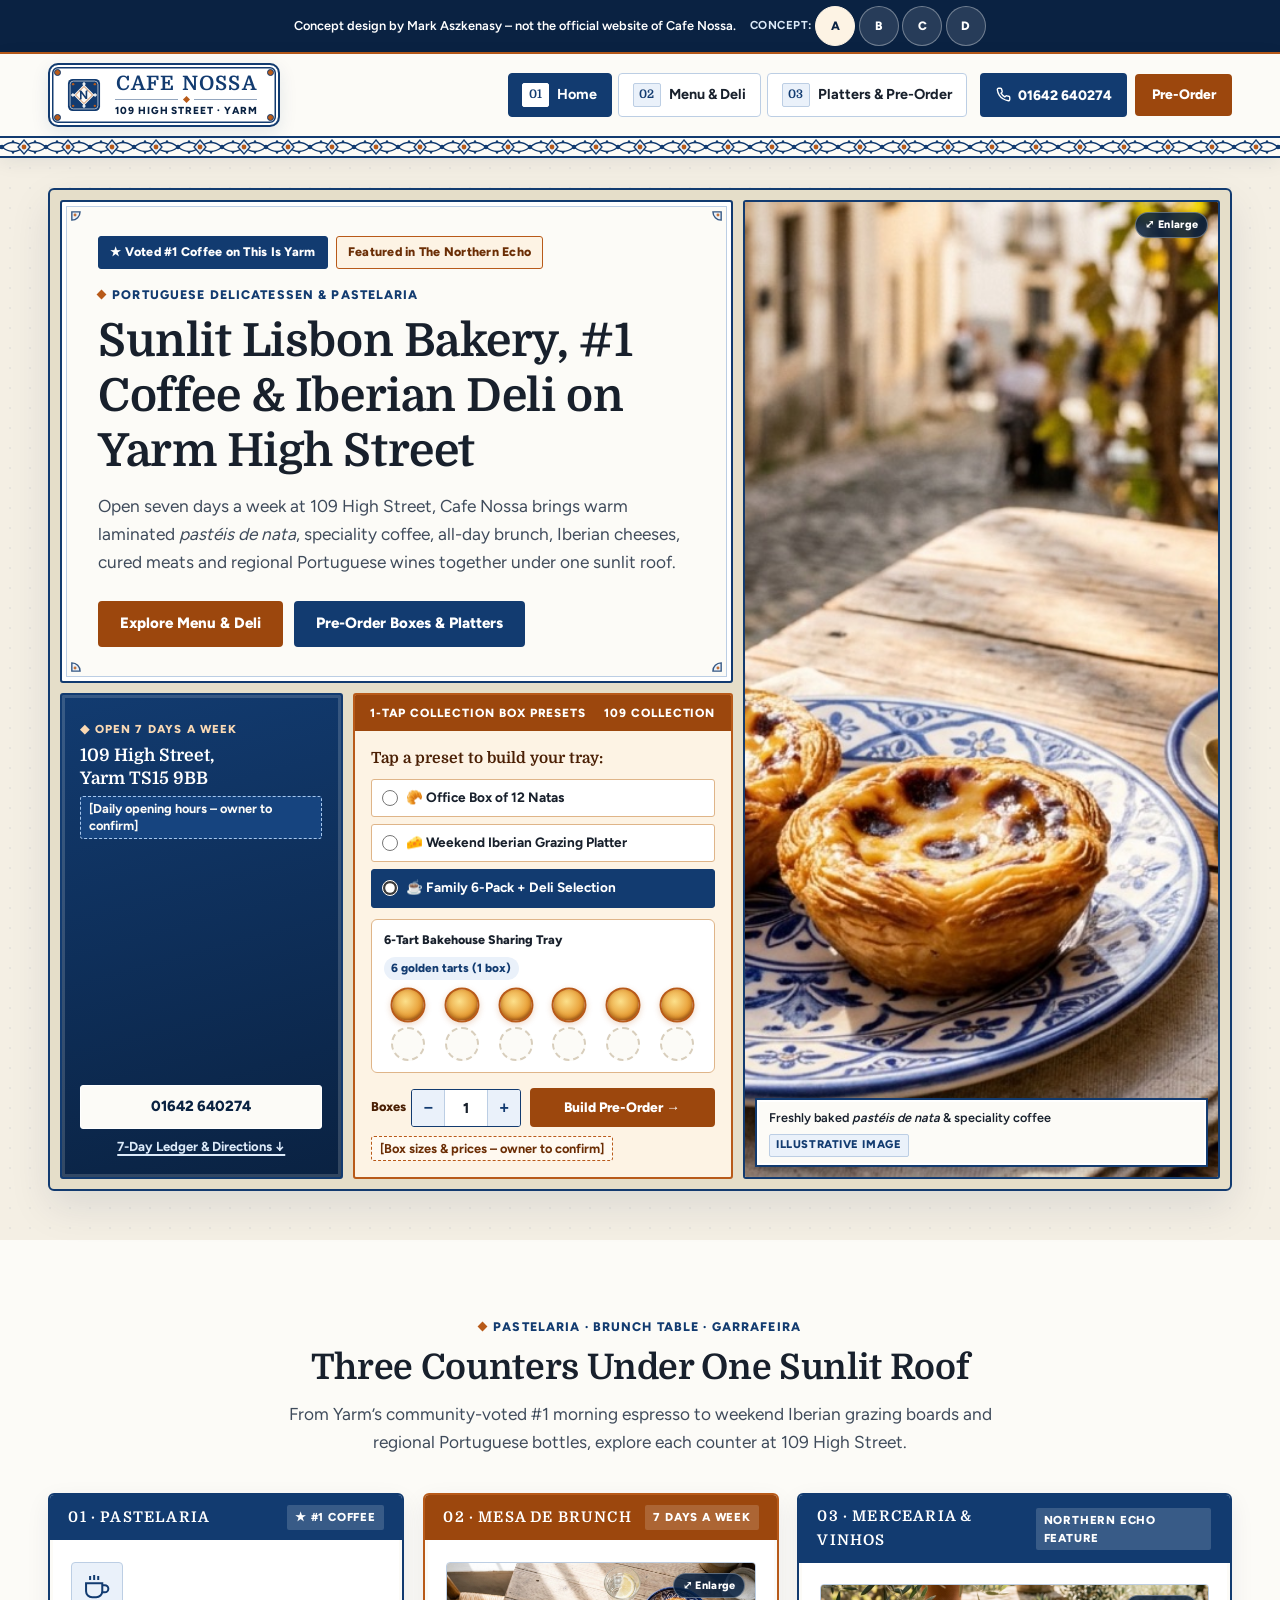
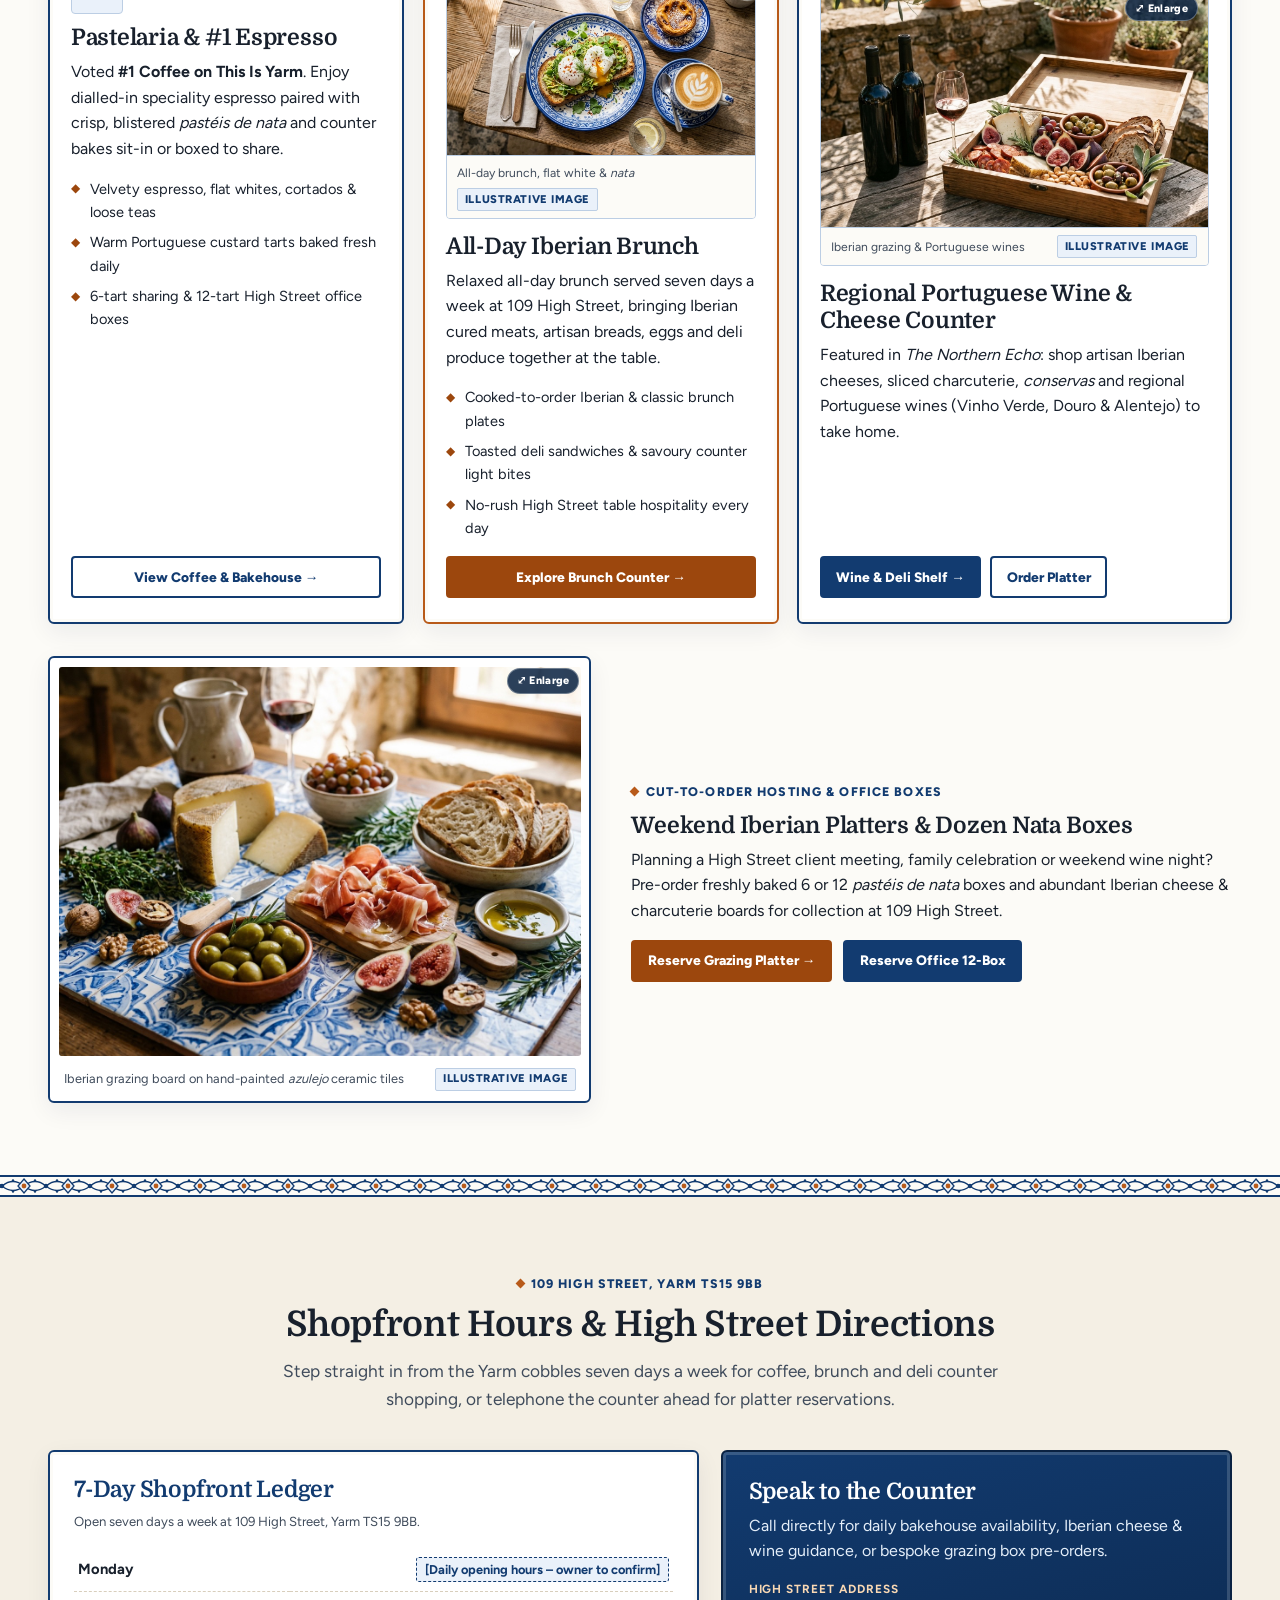
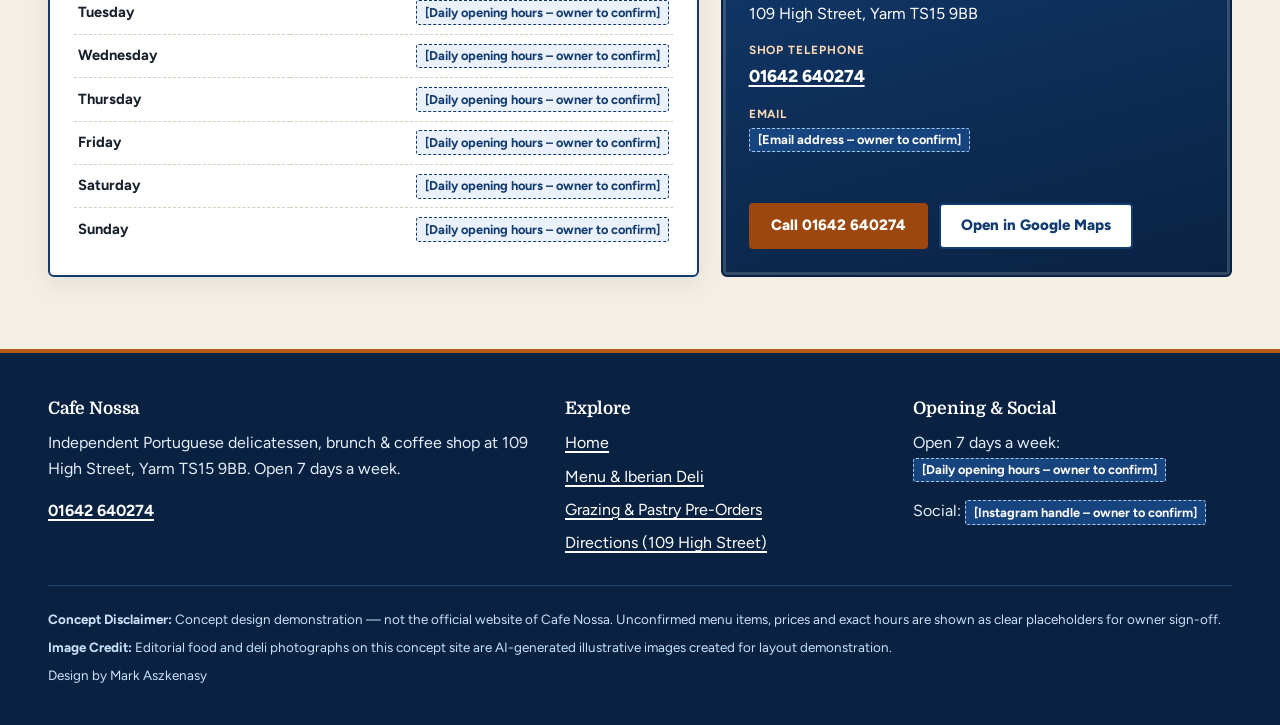
<file: index.html>
<!DOCTYPE html>
<html lang="en-GB">
<head>
  <meta charset="utf-8">
  <meta name="viewport" content="width=device-width, initial-scale=1">
  <meta name="robots" content="noindex, nofollow">
  <meta name="theme-color" content="#0A2242">
  <title>Cafe Nossa | Portuguese Delicatessen, Brunch &amp; Speciality Coffee in Yarm</title>
  <meta name="description" content="Concept website for Cafe Nossa at 109 High Street, Yarm TS15 9BB — independent Portuguese delicatessen, pastéis de nata, speciality coffee, all-day brunch, Iberian cheeses, cured meats and regional Portuguese wines.">
  <link rel="icon" type="image/svg+xml" href="favicon.svg">
  <link rel="stylesheet" href="css/styles.css">
</head>
<body>
  <a class="skip-link" href="#main-content">Skip to main content</a>

  <div class="concept-banner" role="region" aria-label="Concept demonstration notice">
    <div class="concept-banner-inner">
      <p>Concept design by Mark Aszkenasy – not the official website of Cafe Nossa.</p>
      <nav class="concept-switcher" aria-label="Switch concept design">
        <span class="concept-switcher-label">Concept:</span>
        <a class="concept-pill is-active" href="index.html" aria-current="page">A</a>
        <a class="concept-pill" href="b/index.html">B</a>
        <a class="concept-pill" href="c/index.html">C</a>
        <a class="concept-pill" href="d/index.html">D</a>
      </nav>
    </div>
  </div>

  <!-- Lisbon Porcelain Placa Toponímica Header + Repeating Azulejo Tile Frieze -->
  <header class="site-header">
    <div class="container header-bar">
      <a class="placa-cartouche" href="index.html" aria-label="Cafe Nossa — 109 High Street, Yarm">
        <span class="placa-corner tl" aria-hidden="true"></span>
        <span class="placa-corner tr" aria-hidden="true"></span>
        <span class="placa-corner bl" aria-hidden="true"></span>
        <span class="placa-corner br" aria-hidden="true"></span>
        <img class="placa-emblem" src="images/logo-mark.svg" width="36" height="36" alt="Cafe Nossa azulejo ceramic tile emblem">
        <span class="placa-inscription">
          <span class="placa-title">Cafe Nossa</span>
          <span class="placa-rule" aria-hidden="true"><span class="placa-diamond"></span></span>
          <span class="placa-street">109 High Street · Yarm</span>
        </span>
      </a>

      <button class="nav-toggle" type="button" aria-expanded="false" aria-controls="primary-nav">
        <svg viewBox="0 0 24 24" fill="none" stroke="currentColor" stroke-width="2.2" aria-hidden="true">
          <path stroke-linecap="round" d="M4 7h16M4 12h16M4 17h16"/>
        </svg>
        <span>Menu</span>
      </button>

      <nav class="site-nav" id="primary-nav" aria-label="Primary navigation">
        <ul class="nav-list">
          <li>
            <a class="nav-link" href="index.html" aria-current="page">
              <span class="nav-tile-num" aria-hidden="true">01</span>
              <span>Home</span>
            </a>
          </li>
          <li>
            <a class="nav-link" href="menu-deli.html">
              <span class="nav-tile-num" aria-hidden="true">02</span>
              <span>Menu &amp; Deli</span>
            </a>
          </li>
          <li>
            <a class="nav-link" href="boxes-preorder.html">
              <span class="nav-tile-num" aria-hidden="true">03</span>
              <span>Platters &amp; Pre-Order</span>
            </a>
          </li>
        </ul>
        <div class="header-cta-group">
          <a class="cobalt-phone-badge" href="tel:01642640274">
            <svg width="15" height="15" viewBox="0 0 24 24" fill="none" stroke="currentColor" stroke-width="2.2" aria-hidden="true">
              <path d="M22 16.92v3a2 2 0 0 1-2.18 2 19.79 19.79 0 0 1-8.63-3.07 19.5 19.5 0 0 1-6-6 19.79 19.79 0 0 1-3.07-8.67A2 2 0 0 1 4.11 2h3a2 2 0 0 1 2 1.72c.12.96.36 1.9.7 2.81a2 2 0 0 1-.45 2.11L8.09 9.91a16 16 0 0 0 6 6l1.27-1.27a2 2 0 0 1 2.11-.45c.91.34 1.85.58 2.81.7A2 2 0 0 1 22 16.92z"/>
            </svg>
            <span>01642 640274</span>
          </a>
          <a class="btn btn-primary btn-sm" href="boxes-preorder.html">Pre-Order</a>
        </div>
      </nav>
    </div>
    <div class="azulejo-frieze" aria-hidden="true"></div>
  </header>

  <main id="main-content">
    <!-- 4-Tile Asymmetric Portuguese Azulejo Bento Mosaic -->
    <section class="mosaic-stage" aria-labelledby="hero-heading">
      <div class="container">
        <div class="azulejo-bento-mosaic">
          <!-- TILE A (7 cols, Top-Left): Glazed Porcelain Statement Tile with Corner Azulejo Rosettes -->
          <div class="mosaic-tile tile-statement">
            <svg class="corner-rosette tl" viewBox="0 0 24 24" fill="none" aria-hidden="true">
              <path d="M2 2h9a9 9 0 0 1-9 9V2z" fill="#EAF1FA" stroke="#123B70" stroke-width="1.5"/>
              <circle cx="5.5" cy="5.5" r="1.6" fill="#B85A19"/>
            </svg>
            <svg class="corner-rosette tr" viewBox="0 0 24 24" fill="none" aria-hidden="true">
              <path d="M22 2h-9a9 9 0 0 0 9 9V2z" fill="#EAF1FA" stroke="#123B70" stroke-width="1.5"/>
              <circle cx="18.5" cy="5.5" r="1.6" fill="#B85A19"/>
            </svg>
            <svg class="corner-rosette bl" viewBox="0 0 24 24" fill="none" aria-hidden="true">
              <path d="M2 22h9a9 9 0 0 0-9-9v9z" fill="#EAF1FA" stroke="#123B70" stroke-width="1.5"/>
              <circle cx="5.5" cy="18.5" r="1.6" fill="#B85A19"/>
            </svg>
            <svg class="corner-rosette br" viewBox="0 0 24 24" fill="none" aria-hidden="true">
              <path d="M22 22h-9a9 9 0 0 1 9-9v9z" fill="#EAF1FA" stroke="#123B70" stroke-width="1.5"/>
              <circle cx="18.5" cy="18.5" r="1.6" fill="#B85A19"/>
            </svg>

            <div class="honour-row">
              <span class="honour-medallion">★ Voted #1 Coffee on This Is Yarm</span>
              <span class="honour-medallion echo">Featured in The Northern Echo</span>
            </div>

            <span class="eyebrow">Portuguese Delicatessen &amp; Pastelaria</span>
            <h1 id="hero-heading">Sunlit Lisbon Bakery, #1 Coffee &amp; Iberian Deli on Yarm High Street</h1>
            <p class="lead">
              Open seven days a week at 109 High Street, Cafe Nossa brings warm laminated <em>pastéis de nata</em>, speciality coffee, all-day brunch, Iberian cheeses, cured meats and regional Portuguese wines together under one sunlit roof.
            </p>
            <div class="tile-cta-row">
              <a class="btn btn-primary" href="menu-deli.html">Explore Menu &amp; Deli</a>
              <a class="btn btn-azulejo" href="boxes-preorder.html">Pre-Order Boxes &amp; Platters</a>
            </div>
          </div>

          <!-- TILE B (5 cols, Tall Right Spanning 2 Rows): Full-Bleed Sunlit Pastéis de Nata Photo Tile -->
          <figure class="mosaic-tile tile-photo lightbox-trigger" data-lightbox data-caption="Freshly baked pastéis de nata &amp; speciality coffee at 109 High Street, Yarm" tabindex="0" role="button" aria-label="Enlarge illustrative image: Freshly baked pastéis de nata and speciality coffee">
            <img
              src="images/hero.jpg"
              width="1440"
              height="803"
              alt="Two golden custard pastéis de nata on a hand-painted blue-and-white Portuguese ceramic plate beside a flat white coffee on a sunlit wooden table"
            >
            <span class="zoom-pill-hint" aria-hidden="true">⤢ Enlarge</span>
            <figcaption class="porcelain-photo-caption">
              <span>Freshly baked <em>pastéis de nata</em> &amp; speciality coffee</span>
              <span class="illustrative-tag">Illustrative image</span>
            </figcaption>
          </figure>

          <!-- TILE C (3 cols, Bottom-Left): Deep Cobalt Glaze High Street Plaque -->
          <aside class="mosaic-tile tile-cobalt-plaque" aria-label="High Street location and opening summary">
            <div>
              <span class="cobalt-plaque-kicker">◆ Open 7 Days a Week</span>
              <p class="cobalt-plaque-address">109 High Street,<br>Yarm TS15 9BB</p>
              <p style="margin-bottom: 0;">
                <span class="ph ph-dark">[Daily opening hours – owner to confirm]</span>
              </p>
            </div>
            <div style="display: grid; gap: 0.45rem;">
              <a class="cobalt-plaque-phone" href="tel:01642640274">01642 640274</a>
              <a href="#visit" style="color: #DCEAF9; font-size: 0.82rem; font-weight: 700; text-align: center;">7-Day Ledger &amp; Directions ↓</a>
            </div>
          </aside>

          <!-- TILE D (4 cols, Bottom-Center): Warm Custard-Ochre Interactive Quick Nata & Grazing Box Builder -->
          <div class="mosaic-tile tile-ochre-builder">
            <div class="builder-glaze-header">
              <span>1-Tap Collection Box Presets</span>
              <span>109 Collection</span>
            </div>

            <form id="mosaic-quick-builder" class="quick-builder-form" action="boxes-preorder.html" method="get">
              <fieldset class="qb-fieldset">
                <legend class="qb-legend">Tap a preset to build your tray:</legend>
                <div class="qb-pills">
                  <label class="qb-pill" for="qb-nata12">
                    <input type="radio" id="qb-nata12" name="preset" value="nata12" data-tarts="12" data-label="🥐 Office Box of 12 Natas">
                    <span>🥐 Office Box of 12 Natas</span>
                  </label>
                  <label class="qb-pill" for="qb-grazing">
                    <input type="radio" id="qb-grazing" name="preset" value="grazing" data-tarts="0" data-label="🧀 Weekend Iberian Grazing Platter">
                    <span>🧀 Weekend Iberian Grazing Platter</span>
                  </label>
                  <label class="qb-pill" for="qb-family">
                    <input type="radio" id="qb-family" name="preset" value="family6" data-tarts="6" data-label="☕ Family 6-Pack + Deli Selection" checked>
                    <span>☕ Family 6-Pack + Deli Selection</span>
                  </label>
                </div>
              </fieldset>

              <div class="nata-tray-widget" id="home-nata-tray" aria-live="polite">
                <div class="nata-tray-head">
                  <span class="nata-tray-title" data-tray-label>6-Tart Bakehouse Tray + Deli Selection</span>
                  <span class="nata-tray-count" data-tray-count>6 tarts</span>
                </div>
                <div class="nata-tart-grid" data-tart-slots aria-hidden="true"></div>
              </div>

              <div>
                <div class="qb-bottom-bar">
                  <div class="qb-qty-wrap">
                    <label class="qb-qty-label" for="qb-qty">Boxes</label>
                    <div class="qb-stepper">
                      <button type="button" class="qb-step-btn" data-qty-step="-1" aria-label="Decrease box quantity">−</button>
                      <input type="number" id="qb-qty" class="qb-qty-input" name="qty" min="1" max="50" value="1">
                      <button type="button" class="qb-step-btn" data-qty-step="1" aria-label="Increase box quantity">+</button>
                    </div>
                  </div>
                  <button type="submit" class="btn btn-primary qb-submit-btn">Build Pre-Order →</button>
                </div>
                <div style="margin-top: 0.45rem;">
                  <span class="ph ph-ochre">[Box sizes &amp; prices – owner to confirm]</span>
                </div>
              </div>
            </form>
          </div>
        </div>
      </div>
    </section>

    <!-- Below the Fold: "Three Counters Under One Sunlit Roof" Triptych -->
    <section class="section" id="three-counters" aria-labelledby="triptych-heading">
      <div class="container">
        <div class="triptych-architrave">
          <span class="eyebrow">Pastelaria · Brunch Table · Garrafeira</span>
          <h2 id="triptych-heading">Three Counters Under One Sunlit Roof</h2>
          <p class="lead">
            From Yarm’s community-voted #1 morning espresso to weekend Iberian grazing boards and regional Portuguese bottles, explore each counter at 109 High Street.
          </p>
        </div>

        <div class="triptych-grid">
          <!-- Counter 01 -->
          <article class="counter-panel">
            <div class="counter-arch-top">
              <span class="counter-numeral">01 · PASTELARIA</span>
              <span class="counter-tag">★ #1 Coffee</span>
            </div>
            <div class="counter-body">
              <div>
                <div class="counter-svg-motif" aria-hidden="true">
                  <svg viewBox="0 0 32 32" fill="none" stroke="currentColor" stroke-width="2">
                    <path d="M5 12h16v8a6 6 0 0 1-6 6h-4a6 6 0 0 1-6-6v-8z"/>
                    <path d="M21 14h2.5a3.5 3.5 0 0 1 0 7H21"/>
                    <path d="M9 5v4M13 4v5M17 5v4"/>
                  </svg>
                </div>
                <h3>Pastelaria &amp; #1 Espresso</h3>
                <p>
                  Voted <strong>#1 Coffee on This Is Yarm</strong>. Enjoy dialled-in speciality espresso paired with crisp, blistered <em>pastéis de nata</em> and counter bakes sit-in or boxed to share.
                </p>
                <ul class="counter-list">
                  <li>Velvety espresso, flat whites, cortados &amp; loose teas</li>
                  <li>Warm Portuguese custard tarts baked fresh daily</li>
                  <li>6-tart sharing &amp; 12-tart High Street office boxes</li>
                </ul>
              </div>
              <a class="btn btn-outline btn-sm" href="menu-deli.html#coffee-brunch">View Coffee &amp; Bakehouse →</a>
            </div>
          </article>

          <!-- Counter 02 (Featuring images/detail-2.jpg captioned "Illustrative image") -->
          <article class="counter-panel ochre-accent">
            <div class="counter-arch-top">
              <span class="counter-numeral">02 · MESA DE BRUNCH</span>
              <span class="counter-tag">7 Days a Week</span>
            </div>
            <div class="counter-body">
              <div>
                <figure class="triptych-figure lightbox-trigger" data-lightbox data-caption="Sunlit all-day sourdough brunch, flat white latte art &amp; pastel de nata at 109 High Street" tabindex="0" role="button" aria-label="Enlarge illustrative image: Sunlit all-day brunch sourdough poached eggs, flat white and pastel de nata">
                  <img
                    src="images/detail-2.jpg"
                    width="1200"
                    height="896"
                    alt="Sunlit all-day brunch plate of sourdough poached eggs alongside flat white latte art and a warm pastel de nata"
                    loading="lazy"
                  >
                  <span class="zoom-pill-hint" aria-hidden="true">⤢ Enlarge</span>
                  <figcaption>
                    <span>All-day brunch, flat white &amp; <em>nata</em></span>
                    <span class="illustrative-tag">Illustrative image</span>
                  </figcaption>
                </figure>
                <h3>All-Day Iberian Brunch</h3>
                <p>
                  Relaxed all-day brunch served seven days a week at 109 High Street, bringing Iberian cured meats, artisan breads, eggs and deli produce together at the table.
                </p>
                <ul class="counter-list">
                  <li>Cooked-to-order Iberian &amp; classic brunch plates</li>
                  <li>Toasted deli sandwiches &amp; savoury counter light bites</li>
                  <li>No-rush High Street table hospitality every day</li>
                </ul>
              </div>
              <a class="btn btn-primary btn-sm" href="menu-deli.html#coffee-brunch">Explore Brunch Counter →</a>
            </div>
          </article>

          <!-- Counter 03 (Featuring images/feature.jpg captioned "Illustrative image") -->
          <article class="counter-panel">
            <div class="counter-arch-top">
              <span class="counter-numeral">03 · MERCEARIA &amp; VINHOS</span>
              <span class="counter-tag">Northern Echo Feature</span>
            </div>
            <div class="counter-body">
              <div>
                <figure class="triptych-figure lightbox-trigger" data-lightbox data-caption="Iberian grazing platter of artisan cheeses, cured meats, figs &amp; regional Portuguese wines" tabindex="0" role="button" aria-label="Enlarge illustrative image: Iberian grazing platter and regional Portuguese wines">
                  <img
                    src="images/feature.jpg"
                    width="1200"
                    height="896"
                    alt="Wooden Iberian grazing box filled with cured chorizo, sheep's milk cheeses, figs, olives and sourdough beside bottles of Portuguese red wine"
                    loading="lazy"
                  >
                  <span class="zoom-pill-hint" aria-hidden="true">⤢ Enlarge</span>
                  <figcaption>
                    <span>Iberian grazing &amp; Portuguese wines</span>
                    <span class="illustrative-tag">Illustrative image</span>
                  </figcaption>
                </figure>
                <h3>Regional Portuguese Wine &amp; Cheese Counter</h3>
                <p>
                  Featured in <em>The Northern Echo</em>: shop artisan Iberian cheeses, sliced charcuterie, <em>conservas</em> and regional Portuguese wines (Vinho Verde, Douro &amp; Alentejo) to take home.
                </p>
              </div>
              <div style="display: flex; flex-wrap: wrap; gap: 0.55rem;">
                <a class="btn btn-azulejo btn-sm" href="menu-deli.html#wine-deli">Wine &amp; Deli Shelf →</a>
                <a class="btn btn-outline btn-sm" href="boxes-preorder.html?preset=grazing">Order Platter</a>
              </div>
            </div>
          </article>
        </div>

        <!-- Azulejo Grazing Board Spotlight (Featuring images/detail-1.jpg captioned "Illustrative image") -->
        <div class="split-callout" style="margin-top: 2rem;">
          <figure class="editorial-figure lightbox-trigger" data-lightbox data-caption="Abundant Iberian grazing board of cheeses, cured meats, figs &amp; olives on hand-painted blue-and-white Portuguese azulejo ceramic tiles" tabindex="0" role="button" aria-label="Enlarge illustrative image: Iberian grazing board on hand-painted Portuguese azulejo tiles">
            <img
              src="images/detail-1.jpg"
              width="1200"
              height="896"
              alt="Abundant Iberian grazing board of sheep's milk cheeses, sliced cured meats, figs and olives set on hand-painted blue-and-white Portuguese azulejo ceramic tiles"
              loading="lazy"
            >
            <span class="zoom-pill-hint" aria-hidden="true">⤢ Enlarge</span>
            <figcaption>
              <span>Iberian grazing board on hand-painted <em>azulejo</em> ceramic tiles</span>
              <span class="illustrative-tag">Illustrative image</span>
            </figcaption>
          </figure>
          <div>
            <span class="eyebrow">Cut-to-Order Hosting &amp; Office Boxes</span>
            <h3>Weekend Iberian Platters &amp; Dozen Nata Boxes</h3>
            <p>
              Planning a High Street client meeting, family celebration or weekend wine night? Pre-order freshly baked 6 or 12 <em>pastéis de nata</em> boxes and abundant Iberian cheese &amp; charcuterie boards for collection at 109 High Street.
            </p>
            <div class="tile-cta-row">
              <a class="btn btn-primary btn-sm" href="boxes-preorder.html?preset=grazing">Reserve Grazing Platter →</a>
              <a class="btn btn-azulejo btn-sm" href="boxes-preorder.html?preset=nata12">Reserve Office 12-Box</a>
            </div>
          </div>
        </div>
      </div>
    </section>

    <div class="azulejo-frieze" aria-hidden="true"></div>

    <!-- 109 High Street Porcelain Almanac & 7-Day Opening Hours -->
    <section class="section section-limestone" id="visit" aria-labelledby="visit-heading">
      <div class="container">
        <div class="triptych-architrave">
          <span class="eyebrow">109 High Street, Yarm TS15 9BB</span>
          <h2 id="visit-heading">Shopfront Hours &amp; High Street Directions</h2>
          <p class="lead">
            Step straight in from the Yarm cobbles seven days a week for coffee, brunch and deli counter shopping, or telephone the counter ahead for platter reservations.
          </p>
        </div>

        <div class="almanac-grid">
          <div class="porcelain-ledger">
            <h3 style="color: var(--cobalt);">7-Day Shopfront Ledger</h3>
            <p class="field-hint">Open seven days a week at 109 High Street, Yarm TS15 9BB.</p>
            <table class="hours-table" aria-label="Weekly opening hours">
              <tbody>
                <tr>
                  <th scope="row">Monday</th>
                  <td><span class="ph">[Daily opening hours – owner to confirm]</span></td>
                </tr>
                <tr>
                  <th scope="row">Tuesday</th>
                  <td><span class="ph">[Daily opening hours – owner to confirm]</span></td>
                </tr>
                <tr>
                  <th scope="row">Wednesday</th>
                  <td><span class="ph">[Daily opening hours – owner to confirm]</span></td>
                </tr>
                <tr>
                  <th scope="row">Thursday</th>
                  <td><span class="ph">[Daily opening hours – owner to confirm]</span></td>
                </tr>
                <tr>
                  <th scope="row">Friday</th>
                  <td><span class="ph">[Daily opening hours – owner to confirm]</span></td>
                </tr>
                <tr>
                  <th scope="row">Saturday</th>
                  <td><span class="ph">[Daily opening hours – owner to confirm]</span></td>
                </tr>
                <tr>
                  <th scope="row">Sunday</th>
                  <td><span class="ph">[Daily opening hours – owner to confirm]</span></td>
                </tr>
              </tbody>
            </table>
          </div>

          <aside class="directions-plaque" aria-label="Shop contact and Google Maps directions">
            <div>
              <h3>Speak to the Counter</h3>
              <p>Call directly for daily bakehouse availability, Iberian cheese &amp; wine guidance, or bespoke grazing box pre-orders.</p>
              <ul class="contact-detail-list">
                <li>
                  <strong>High Street Address</strong>
                  109 High Street, Yarm TS15 9BB
                </li>
                <li>
                  <strong>Shop Telephone</strong>
                  <a href="tel:01642640274">01642 640274</a>
                </li>
                <li>
                  <strong>Email</strong>
                  <span class="ph ph-dark">[Email address – owner to confirm]</span>
                </li>
              </ul>
            </div>

            <div class="tile-cta-row" style="margin-top: 0;">
              <a class="btn btn-primary" href="tel:01642640274">Call 01642 640274</a>
              <a
                class="btn btn-outline"
                href="https://www.google.com/maps/search/?api=1&amp;query=Cafe+Nossa+109+High+Street+Yarm+TS15+9BB"
                target="_blank"
                rel="noopener noreferrer"
              >Open in Google Maps</a>
            </div>
          </aside>
        </div>
      </div>
    </section>
  </main>

  <footer class="site-footer">
    <div class="container">
      <div class="footer-grid">
        <div>
          <h3>Cafe Nossa</h3>
          <p>Independent Portuguese delicatessen, brunch &amp; coffee shop at 109 High Street, Yarm TS15 9BB. Open 7 days a week.</p>
          <p><a href="tel:01642640274"><strong>01642 640274</strong></a></p>
        </div>
        <div>
          <h3>Explore</h3>
          <ul class="footer-links">
            <li><a href="index.html">Home</a></li>
            <li><a href="menu-deli.html">Menu &amp; Iberian Deli</a></li>
            <li><a href="boxes-preorder.html">Grazing &amp; Pastry Pre-Orders</a></li>
            <li><a href="https://www.google.com/maps/search/?api=1&amp;query=Cafe+Nossa+109+High+Street+Yarm+TS15+9BB" target="_blank" rel="noopener noreferrer">Directions (109 High Street)</a></li>
          </ul>
        </div>
        <div>
          <h3>Opening &amp; Social</h3>
          <p>Open 7 days a week:<br><span class="ph ph-dark">[Daily opening hours – owner to confirm]</span></p>
          <p>Social: <span class="ph ph-dark">[Instagram handle – owner to confirm]</span></p>
        </div>
      </div>

      <div class="footer-legal">
        <p><strong>Concept Disclaimer:</strong> Concept design demonstration — not the official website of Cafe Nossa. Unconfirmed menu items, prices and exact hours are shown as clear placeholders for owner sign-off.</p>
        <p><strong>Image Credit:</strong> Editorial food and deli photographs on this concept site are AI-generated illustrative images created for layout demonstration.</p>
        <p>Design by Mark Aszkenasy</p>
      </div>
    </div>
  </footer>

  <!-- Solid Opaque Sticky Mobile Action Bar -->
  <div class="mobile-action-bar" role="region" aria-label="Quick mobile actions">
    <a class="btn btn-call-mobile" href="tel:01642640274">Call 01642 640274</a>
    <a class="btn btn-primary" href="boxes-preorder.html">Pre-Order Box</a>
  </div>

  <!-- Native Accessible Photo Lightbox -->
  <dialog class="photo-lightbox" id="photo-lightbox" aria-label="Editorial photo viewer">
    <div class="lightbox-card">
      <div class="lightbox-top">
        <span class="illustrative-tag">Illustrative image</span>
        <button type="button" class="lightbox-close" data-lightbox-close aria-label="Close photo preview">✕</button>
      </div>
      <div class="lightbox-media">
        <img id="lightbox-img" src="images/hero.jpg" alt="">
      </div>
      <div class="lightbox-footer">
        <p id="lightbox-caption" class="lightbox-caption"></p>
        <a class="btn btn-primary btn-sm" href="boxes-preorder.html#preorder-form" data-lightbox-cta>Pre-Order Boxes &amp; Platters →</a>
      </div>
    </div>
  </dialog>

  <div id="micro-toast" class="micro-toast" role="status" aria-live="polite" hidden></div>

  <script src="js/main.js"></script>
</body>
</html>
</file>
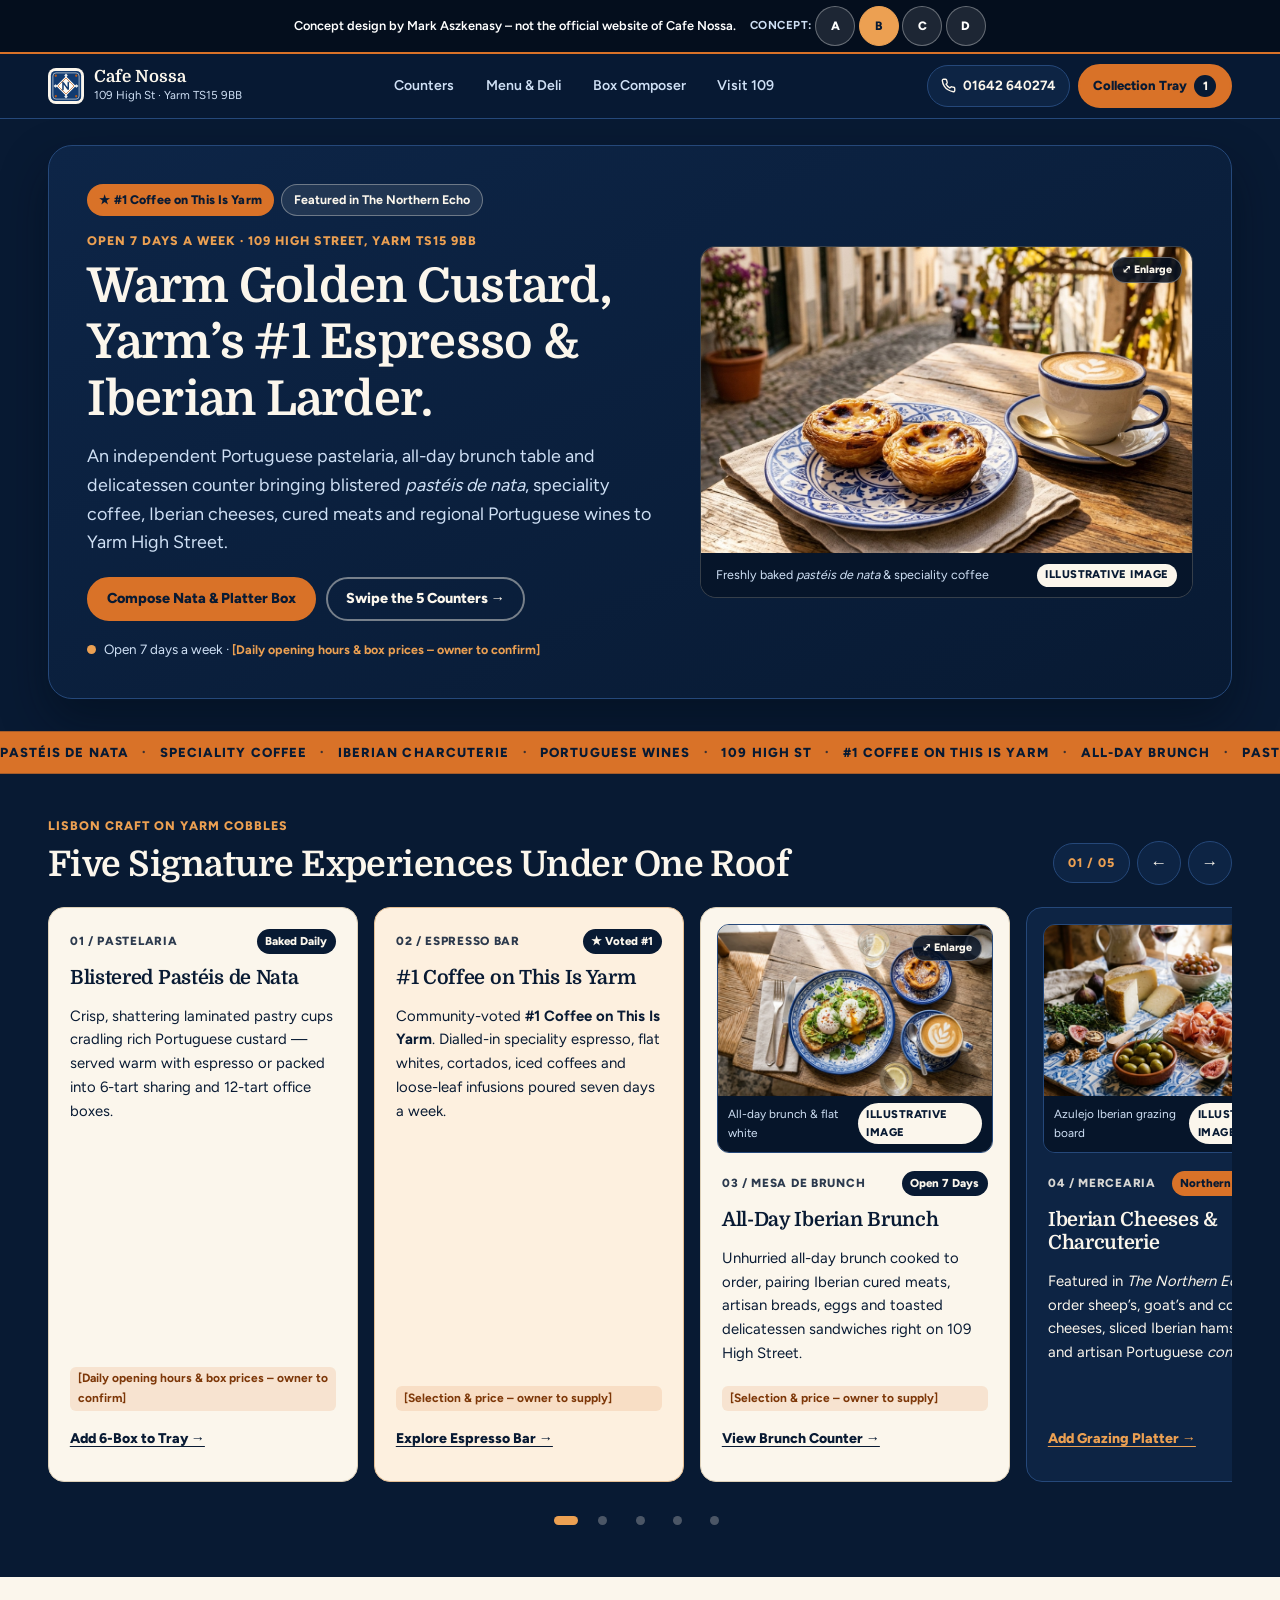
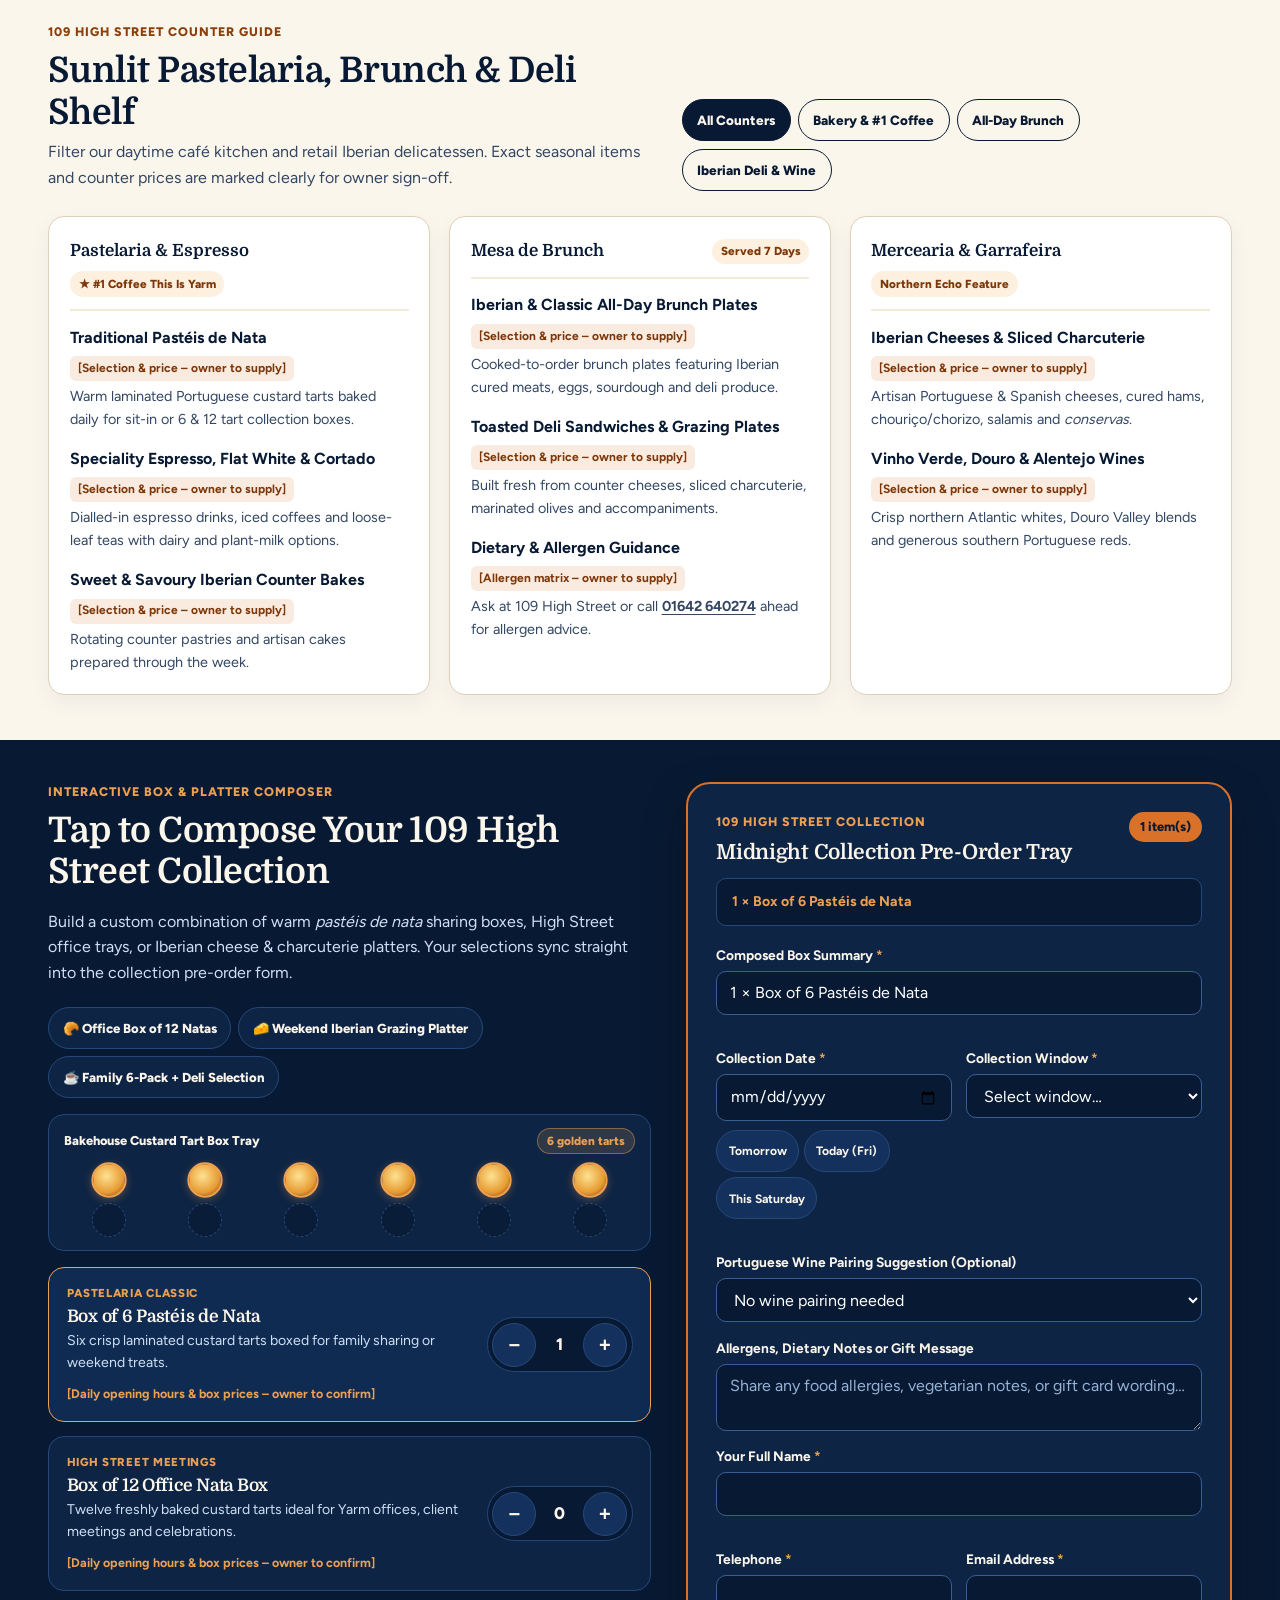
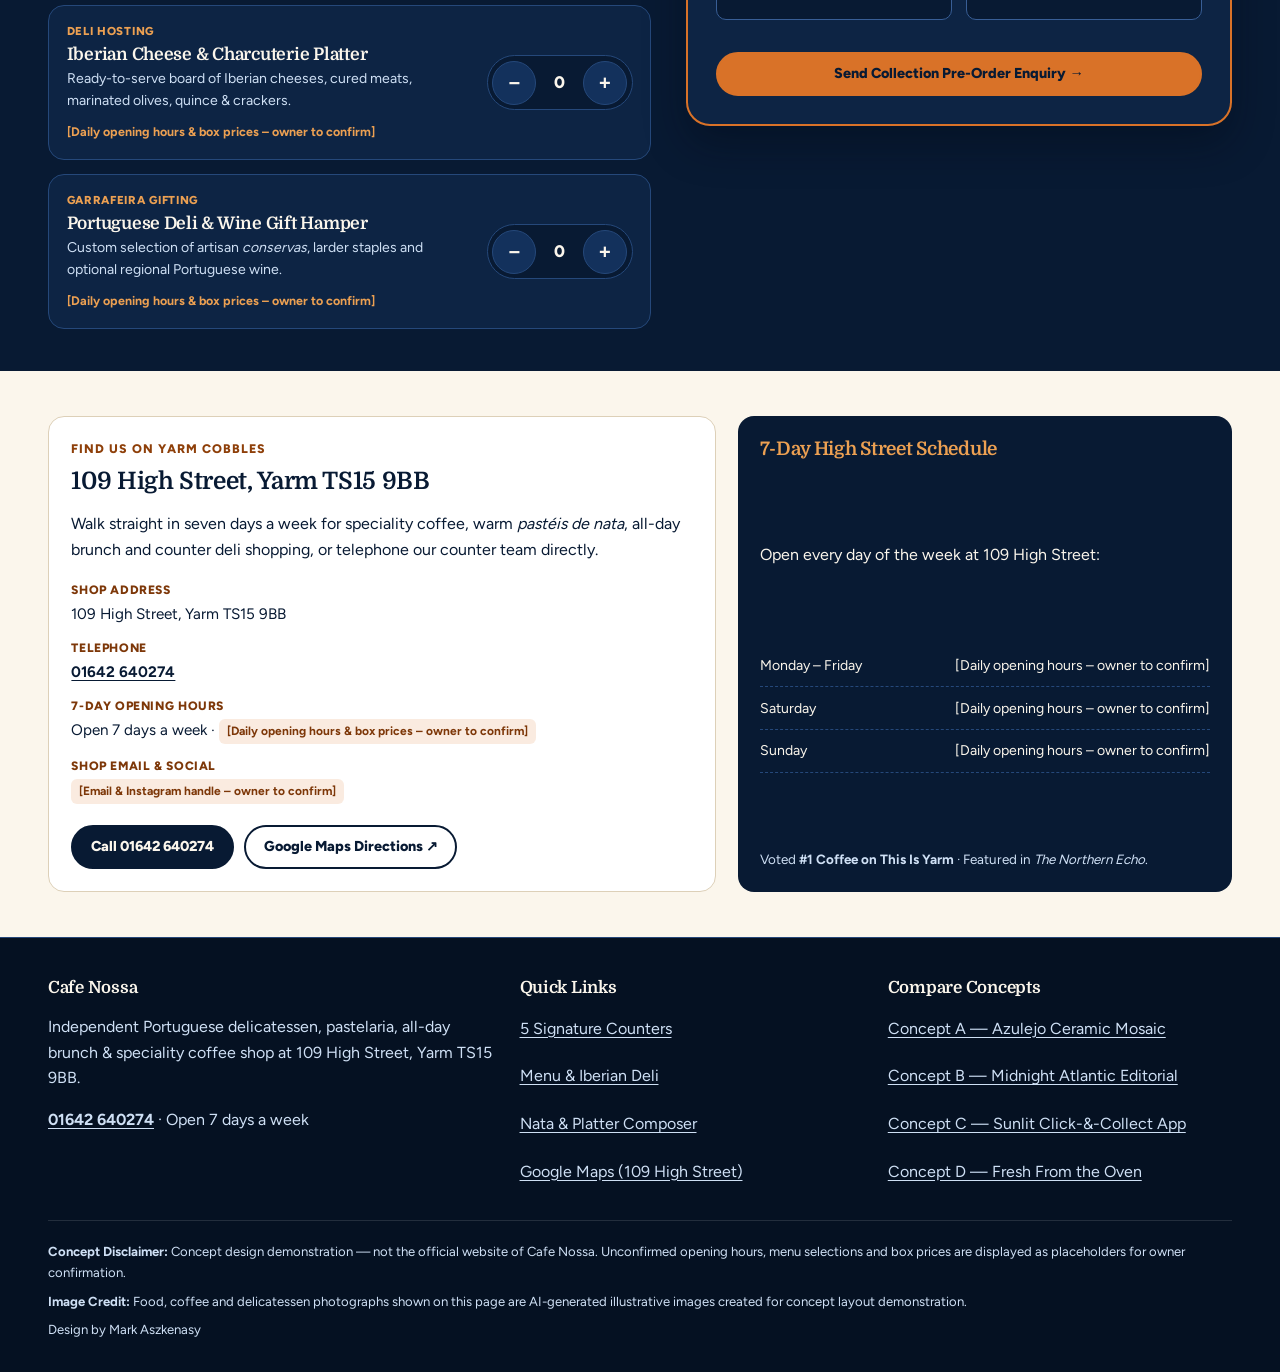
<file: b/index.html>
<!DOCTYPE html>
<html lang="en-GB">
<head>
  <meta charset="utf-8">
  <meta name="viewport" content="width=device-width, initial-scale=1, viewport-fit=cover">
  <meta name="robots" content="noindex, nofollow">
  <meta name="theme-color" content="#081A33">
  <title>Cafe Nossa | Concept B — Midnight Atlantic Pastelaria &amp; Iberian Deli, Yarm</title>
  <meta name="description" content="Concept B editorial website for Cafe Nossa at 109 High Street, Yarm TS15 9BB — voted #1 Coffee on This Is Yarm, freshly baked pastéis de nata, all-day brunch, Iberian cheeses, cured meats and Portuguese wines.">
  <link rel="icon" type="image/svg+xml" href="../favicon.svg">
  <link rel="stylesheet" href="css/styles.css">
</head>
<body>
  <a class="skip-link" href="#main-content">Skip to main content</a>

  <!-- Persistent Top Concept Banner + Concept A / B / C Switcher -->
  <div class="concept-banner" role="region" aria-label="Concept demonstration notice">
    <div class="concept-banner-inner">
      <p>Concept design by Mark Aszkenasy – not the official website of Cafe Nossa.</p>
      <nav class="concept-switcher" aria-label="Switch concept design">
        <span class="concept-switcher-label">Concept:</span>
        <a class="concept-pill" href="../index.html">A</a>
        <a class="concept-pill is-active" href="index.html" aria-current="page">B</a>
        <a class="concept-pill" href="../c/index.html">C</a>
        <a class="concept-pill" href="../d/index.html">D</a>
      </nav>
    </div>
  </div>

  <!-- Midnight Atlantic Editorial Masthead -->
  <header class="editorial-header">
    <div class="container header-row">
      <a class="brand-lockup" href="#top" aria-label="Cafe Nossa — 109 High Street, Yarm">
        <img class="brand-emblem" src="../images/logo-mark.svg" width="38" height="38" alt="Cafe Nossa ceramic tile emblem">
        <span class="brand-copy">
          <span class="brand-title">Cafe Nossa</span>
          <span class="brand-meta">109 High St · Yarm TS15 9BB</span>
        </span>
      </a>

      <nav class="header-nav" aria-label="Section navigation">
        <a class="header-link" href="#showcase">Counters</a>
        <a class="header-link" href="#menu-ledger">Menu &amp; Deli</a>
        <a class="header-link" href="#composer">Box Composer</a>
        <a class="header-link" href="#visit">Visit 109</a>
      </nav>

      <div class="header-actions">
        <a class="phone-pill" href="tel:01642640274" aria-label="Call Cafe Nossa on 01642 640274">
          <svg width="15" height="15" viewBox="0 0 24 24" fill="none" stroke="currentColor" stroke-width="2.2" aria-hidden="true">
            <path d="M22 16.92v3a2 2 0 0 1-2.18 2 19.79 19.79 0 0 1-8.63-3.07 19.5 19.5 0 0 1-6-6 19.79 19.79 0 0 1-3.07-8.67A2 2 0 0 1 4.11 2h3a2 2 0 0 1 2 1.72c.12.96.36 1.9.7 2.81a2 2 0 0 1-.45 2.11L8.09 9.91a16 16 0 0 0 6 6l1.27-1.27a2 2 0 0 1 2.11-.45c.91.34 1.85.58 2.81.7A2 2 0 0 1 22 16.92z"/>
          </svg>
          <span>01642 640274</span>
        </a>
        <button type="button" class="btn btn-ochre header-drawer-trigger" data-open-drawer>
          <span>Collection Tray</span>
          <span class="tray-count-badge" data-total-count>1</span>
        </button>
      </div>
    </div>
  </header>

  <main id="main-content">
    <!-- Full-Bleed Rounded Hero Frame -->
    <section class="hero-stage" id="top" aria-labelledby="hero-heading">
      <div class="container">
        <div class="hero-frame">
          <div class="hero-editorial-col">
            <div class="accolade-strip">
              <span class="badge-ochre">★ #1 Coffee on This Is Yarm</span>
              <span class="badge-cream-outline">Featured in The Northern Echo</span>
            </div>

            <p class="eyebrow-kicker">Open 7 Days a Week · 109 High Street, Yarm TS15 9BB</p>
            <h1 id="hero-heading">Warm Golden Custard, Yarm’s #1 Espresso &amp; Iberian Larder.</h1>
            <p class="hero-lead">
              An independent Portuguese pastelaria, all-day brunch table and delicatessen counter bringing blistered <em>pastéis de nata</em>, speciality coffee, Iberian cheeses, cured meats and regional Portuguese wines to Yarm High Street.
            </p>

            <div class="hero-cta-cluster">
              <a class="btn btn-ochre" href="#composer">Compose Nata &amp; Platter Box</a>
              <a class="btn btn-cream-ghost" href="#showcase">Swipe the 5 Counters →</a>
            </div>

            <div class="hero-hours-note">
              <span class="dot-amber" aria-hidden="true"></span>
              <span>Open 7 days a week · <span class="ph-inline">[Daily opening hours &amp; box prices – owner to confirm]</span></span>
            </div>
          </div>

          <figure class="hero-visual-card lightbox-trigger" data-lightbox data-caption="Freshly baked golden pastéis de nata &amp; speciality coffee at 109 High Street, Yarm" tabindex="0" role="button" aria-label="Enlarge illustrative image: Freshly baked pastéis de nata and speciality coffee">
            <img
              src="../images/hero.jpg"
              width="1440"
              height="803"
              alt="Freshly baked golden pastéis de nata on a Portuguese blue-and-white ceramic plate next to speciality flat white coffee"
            >
            <span class="zoom-pill-hint" aria-hidden="true">⤢ Enlarge</span>
            <figcaption class="visual-caption-bar">
              <span>Freshly baked <em>pastéis de nata</em> &amp; speciality coffee</span>
              <span class="illustrative-badge">Illustrative image</span>
            </figcaption>
          </figure>
        </div>
      </div>
    </section>

    <!-- Kinetic Lisbon Ribbon -->
    <div class="kinetic-ribbon" aria-label="Cafe Nossa highlights">
      <div class="kinetic-track">
        <div class="kinetic-group">
          <span>PASTÉIS DE NATA</span><span class="sep" aria-hidden="true">·</span>
          <span>SPECIALITY COFFEE</span><span class="sep" aria-hidden="true">·</span>
          <span>IBERIAN CHARCUTERIE</span><span class="sep" aria-hidden="true">·</span>
          <span>PORTUGUESE WINES</span><span class="sep" aria-hidden="true">·</span>
          <span>109 HIGH ST</span><span class="sep" aria-hidden="true">·</span>
          <span>#1 COFFEE ON THIS IS YARM</span><span class="sep" aria-hidden="true">·</span>
          <span>ALL-DAY BRUNCH</span><span class="sep" aria-hidden="true">·</span>
        </div>
        <div class="kinetic-group" aria-hidden="true">
          <span>PASTÉIS DE NATA</span><span class="sep">·</span>
          <span>SPECIALITY COFFEE</span><span class="sep">·</span>
          <span>IBERIAN CHARCUTERIE</span><span class="sep">·</span>
          <span>PORTUGUESE WINES</span><span class="sep">·</span>
          <span>109 HIGH ST</span><span class="sep">·</span>
          <span>#1 COFFEE ON THIS IS YARM</span><span class="sep">·</span>
          <span>ALL-DAY BRUNCH</span><span class="sep">·</span>
        </div>
      </div>
    </div>

    <!-- Horizontal Touch-Snap Showcase Cards -->
    <section class="section-cobalt" id="showcase" aria-labelledby="showcase-heading">
      <div class="container">
        <div class="section-head-split">
          <div>
            <span class="eyebrow-kicker">Lisbon Craft on Yarm Cobbles</span>
            <h2 id="showcase-heading">Five Signature Experiences Under One Roof</h2>
          </div>
          <div class="snap-controls" aria-label="Scroll showcase cards">
            <span class="snap-counter-pill" id="showcase-counter" aria-live="polite">01 / 05</span>
            <button type="button" class="snap-arrow" data-snap-dir="-1" aria-label="Previous showcase card">←</button>
            <button type="button" class="snap-arrow" data-snap-dir="1" aria-label="Next showcase card">→</button>
          </div>
        </div>

        <div class="snap-rail" id="showcase-rail" tabindex="0" role="region" aria-label="Swipeable counter showcase cards">
          <!-- Card 01 -->
          <article class="snap-card card-cream">
            <div class="snap-card-top">
              <span class="card-index">01 / PASTELARIA</span>
              <span class="card-pill-tag">Baked Daily</span>
            </div>
            <h3>Blistered Pastéis de Nata</h3>
            <p>
              Crisp, shattering laminated pastry cups cradling rich Portuguese custard — served warm with espresso or packed into 6-tart sharing and 12-tart office boxes.
            </p>
            <div class="card-footer-meta">
              <span class="ph-tag-light">[Daily opening hours &amp; box prices – owner to confirm]</span>
              <a class="card-action-link" href="#composer" data-quick-add="nata6">Add 6-Box to Tray →</a>
            </div>
          </article>

          <!-- Card 02 -->
          <article class="snap-card card-ochre-tint">
            <div class="snap-card-top">
              <span class="card-index">02 / ESPRESSO BAR</span>
              <span class="card-pill-tag">★ Voted #1</span>
            </div>
            <h3>#1 Coffee on This Is Yarm</h3>
            <p>
              Community-voted <strong>#1 Coffee on This Is Yarm</strong>. Dialled-in speciality espresso, flat whites, cortados, iced coffees and loose-leaf infusions poured seven days a week.
            </p>
            <div class="card-footer-meta">
              <span class="ph-tag-light">[Selection &amp; price – owner to supply]</span>
              <a class="card-action-link" href="#menu-ledger">Explore Espresso Bar →</a>
            </div>
          </article>

          <!-- Card 03 (with detail-2.jpg illustrative image) -->
          <article class="snap-card card-cream">
            <figure class="snap-card-photo lightbox-trigger" data-lightbox data-caption="Sunlit all-day brunch sourdough poached eggs, flat white latte art &amp; pastel de nata" tabindex="0" role="button" aria-label="Enlarge illustrative image: Sunlit all-day brunch sourdough poached eggs, flat white and pastel de nata">
              <img
                src="../images/detail-2.jpg"
                width="1200"
                height="896"
                alt="Sunlit all-day brunch sourdough poached eggs alongside flat white latte art and a warm pastel de nata"
                loading="lazy"
              >
              <span class="zoom-pill-hint" aria-hidden="true">⤢ Enlarge</span>
              <figcaption>
                <span>All-day brunch &amp; flat white</span>
                <span class="illustrative-badge">Illustrative image</span>
              </figcaption>
            </figure>
            <div class="snap-card-top">
              <span class="card-index">03 / MESA DE BRUNCH</span>
              <span class="card-pill-tag">Open 7 Days</span>
            </div>
            <h3>All-Day Iberian Brunch</h3>
            <p>
              Unhurried all-day brunch cooked to order, pairing Iberian cured meats, artisan breads, eggs and toasted delicatessen sandwiches right on 109 High Street.
            </p>
            <div class="card-footer-meta">
              <span class="ph-tag-light">[Selection &amp; price – owner to supply]</span>
              <a class="card-action-link" href="#menu-ledger">View Brunch Counter →</a>
            </div>
          </article>

          <!-- Card 04 (with detail-1.jpg illustrative image) -->
          <article class="snap-card card-midnight">
            <figure class="snap-card-photo lightbox-trigger" data-lightbox data-caption="Abundant Iberian grazing board of cheeses, sliced charcuterie, figs &amp; olives on hand-painted blue-and-white Portuguese azulejo ceramic tiles" tabindex="0" role="button" aria-label="Enlarge illustrative image: Iberian grazing board on hand-painted Portuguese azulejo tiles">
              <img
                src="../images/detail-1.jpg"
                width="1200"
                height="896"
                alt="Abundant Iberian grazing board of sheep's milk cheeses, sliced cured meats, figs and olives on hand-painted blue-and-white Portuguese azulejo ceramic tiles"
                loading="lazy"
              >
              <span class="zoom-pill-hint" aria-hidden="true">⤢ Enlarge</span>
              <figcaption>
                <span>Azulejo Iberian grazing board</span>
                <span class="illustrative-badge">Illustrative image</span>
              </figcaption>
            </figure>
            <div class="snap-card-top">
              <span class="card-index">04 / MERCEARIA</span>
              <span class="card-pill-tag dark">Northern Echo Feature</span>
            </div>
            <h3>Iberian Cheeses &amp; Charcuterie</h3>
            <p>
              Featured in <em>The Northern Echo</em>: cut-to-order sheep’s, goat’s and cow’s milk cheeses, sliced Iberian hams, chouriço and artisan Portuguese <em>conservas</em>.
            </p>
            <div class="card-footer-meta">
              <a class="card-action-link light" href="#composer" data-quick-add="platter">Add Grazing Platter →</a>
            </div>
          </article>

          <!-- Card 05 (with feature.jpg illustrative image) -->
          <article class="snap-card card-cream">
            <figure class="snap-card-photo lightbox-trigger" data-lightbox data-caption="Regional Portuguese wines &amp; custom Iberian delicatessen gift boxes" tabindex="0" role="button" aria-label="Enlarge illustrative image: Iberian grazing box and regional Portuguese wines">
              <img
                src="../images/feature.jpg"
                width="1200"
                height="896"
                alt="Wooden Iberian grazing platter beside bottles of regional Portuguese red wine"
                loading="lazy"
              >
              <span class="zoom-pill-hint" aria-hidden="true">⤢ Enlarge</span>
              <figcaption>
                <span>Portuguese wines &amp; deli hampers</span>
                <span class="illustrative-badge">Illustrative image</span>
              </figcaption>
            </figure>
            <div class="snap-card-top">
              <span class="card-index">05 / GARRAFEIRA</span>
              <span class="card-pill-tag">Take-Home &amp; Gifts</span>
            </div>
            <h3>Regional Portuguese Wines</h3>
            <p>
              Curated shelves spanning crisp Atlantic Vinho Verde, structured Douro Valley reds and sun-ripened Alentejo bottles for weekend tables and custom hampers.
            </p>
            <div class="card-footer-meta">
              <span class="ph-tag-light">[Selection &amp; price – owner to supply]</span>
              <a class="card-action-link" href="#composer" data-quick-add="hamper">Add Gift Hamper →</a>
            </div>
          </article>
        </div>

        <div class="snap-dots" id="showcase-dots" role="group" aria-label="Jump to showcase card"></div>
      </div>
    </section>

    <!-- Sunlit Cream Editorial Menu & Deli Band -->
    <section class="section-cream" id="menu-ledger" aria-labelledby="ledger-heading">
      <div class="container">
        <div class="ledger-header">
          <div>
            <span class="eyebrow-dark">109 High Street Counter Guide</span>
            <h2 id="ledger-heading">Sunlit Pastelaria, Brunch &amp; Deli Shelf</h2>
            <p class="ledger-sub">
              Filter our daytime café kitchen and retail Iberian delicatessen. Exact seasonal items and counter prices are marked clearly for owner sign-off.
            </p>
          </div>

          <div class="ledger-filters" role="group" aria-label="Filter menu categories">
            <button type="button" class="filter-chip is-active" data-filter="all" aria-pressed="true">All Counters</button>
            <button type="button" class="filter-chip" data-filter="bakery" aria-pressed="false">Bakery &amp; #1 Coffee</button>
            <button type="button" class="filter-chip" data-filter="brunch" aria-pressed="false">All-Day Brunch</button>
            <button type="button" class="filter-chip" data-filter="deli" aria-pressed="false">Iberian Deli &amp; Wine</button>
          </div>
        </div>

        <div class="ledger-grid">
          <article class="ledger-card" data-category="bakery">
            <div class="ledger-card-head">
              <span class="ledger-kicker">Pastelaria &amp; Espresso</span>
              <span class="ledger-badge">★ #1 Coffee This Is Yarm</span>
            </div>
            <ul class="editorial-list">
              <li>
                <div class="row-title">
                  <strong>Traditional Pastéis de Nata</strong>
                  <span class="ph-tag-light">[Selection &amp; price – owner to supply]</span>
                </div>
                <p>Warm laminated Portuguese custard tarts baked daily for sit-in or 6 &amp; 12 tart collection boxes.</p>
              </li>
              <li>
                <div class="row-title">
                  <strong>Speciality Espresso, Flat White &amp; Cortado</strong>
                  <span class="ph-tag-light">[Selection &amp; price – owner to supply]</span>
                </div>
                <p>Dialled-in espresso drinks, iced coffees and loose-leaf teas with dairy and plant-milk options.</p>
              </li>
              <li>
                <div class="row-title">
                  <strong>Sweet &amp; Savoury Iberian Counter Bakes</strong>
                  <span class="ph-tag-light">[Selection &amp; price – owner to supply]</span>
                </div>
                <p>Rotating counter pastries and artisan cakes prepared through the week.</p>
              </li>
            </ul>
          </article>

          <article class="ledger-card" data-category="brunch">
            <div class="ledger-card-head">
              <span class="ledger-kicker">Mesa de Brunch</span>
              <span class="ledger-badge">Served 7 Days</span>
            </div>
            <ul class="editorial-list">
              <li>
                <div class="row-title">
                  <strong>Iberian &amp; Classic All-Day Brunch Plates</strong>
                  <span class="ph-tag-light">[Selection &amp; price – owner to supply]</span>
                </div>
                <p>Cooked-to-order brunch plates featuring Iberian cured meats, eggs, sourdough and deli produce.</p>
              </li>
              <li>
                <div class="row-title">
                  <strong>Toasted Deli Sandwiches &amp; Grazing Plates</strong>
                  <span class="ph-tag-light">[Selection &amp; price – owner to supply]</span>
                </div>
                <p>Built fresh from counter cheeses, sliced charcuterie, marinated olives and accompaniments.</p>
              </li>
              <li>
                <div class="row-title">
                  <strong>Dietary &amp; Allergen Guidance</strong>
                  <span class="ph-tag-light">[Allergen matrix – owner to supply]</span>
                </div>
                <p>Ask at 109 High Street or call <a href="tel:01642640274"><strong>01642 640274</strong></a> ahead for allergen advice.</p>
              </li>
            </ul>
          </article>

          <article class="ledger-card" data-category="deli">
            <div class="ledger-card-head">
              <span class="ledger-kicker">Mercearia &amp; Garrafeira</span>
              <span class="ledger-badge">Northern Echo Feature</span>
            </div>
            <ul class="editorial-list">
              <li>
                <div class="row-title">
                  <strong>Iberian Cheeses &amp; Sliced Charcuterie</strong>
                  <span class="ph-tag-light">[Selection &amp; price – owner to supply]</span>
                </div>
                <p>Artisan Portuguese &amp; Spanish cheeses, cured hams, chouriço/chorizo, salamis and <em>conservas</em>.</p>
              </li>
              <li>
                <div class="row-title">
                  <strong>Vinho Verde, Douro &amp; Alentejo Wines</strong>
                  <span class="ph-tag-light">[Selection &amp; price – owner to supply]</span>
                </div>
                <p>Crisp northern Atlantic whites, Douro Valley blends and generous southern Portuguese reds.</p>
              </li>
            </ul>
          </article>
        </div>
      </div>
    </section>

    <!-- Interactive Tap-Counter Nata Box & Grazing Platter Composer + Midnight-Cobalt Pre-Order Form -->
    <section class="section-cobalt composer-section" id="composer" aria-labelledby="composer-heading">
      <div class="container">
        <div class="composer-layout">
          <!-- Left: Interactive Tap-Counter Composer -->
          <div class="composer-stage">
            <span class="eyebrow-kicker">Interactive Box &amp; Platter Composer</span>
            <h2 id="composer-heading">Tap to Compose Your 109 High Street Collection</h2>
            <p class="composer-lead">
              Build a custom combination of warm <em>pastéis de nata</em> sharing boxes, High Street office trays, or Iberian cheese &amp; charcuterie platters. Your selections sync straight into the collection pre-order form.
            </p>

            <!-- 1-Tap Collection Presets -->
            <div class="b-preset-bar" role="group" aria-label="1-tap collection presets">
              <button type="button" class="b-preset-chip" data-b-preset="office12">🥐 Office Box of 12 Natas</button>
              <button type="button" class="b-preset-chip" data-b-preset="grazing">🧀 Weekend Iberian Grazing Platter</button>
              <button type="button" class="b-preset-chip" data-b-preset="family6">☕ Family 6-Pack + Deli Selection</button>
            </div>

            <!-- Live Visual Custard Tart Box Tray Indicator -->
            <div class="b-nata-tray-card" id="b-nata-tray" aria-live="polite">
              <div class="b-nata-tray-head">
                <span class="b-nata-tray-title" data-tray-label>Bakehouse Custard Tart Box Tray</span>
                <span class="b-nata-tray-badge" data-tray-count>6 golden tarts</span>
              </div>
              <div class="b-tart-grid" data-tart-slots aria-hidden="true"></div>
            </div>

            <div class="tap-composer-list" role="group" aria-label="Tap counters to compose your pre-order">
              <!-- Item 1 -->
              <div class="composer-item" data-item-row="nata6">
                <div class="composer-item-info">
                  <span class="item-kicker">Pastelaria Classic</span>
                  <h3>Box of 6 Pastéis de Nata</h3>
                  <p>Six crisp laminated custard tarts boxed for family sharing or weekend treats.</p>
                  <span class="ph-inline">[Daily opening hours &amp; box prices – owner to confirm]</span>
                </div>
                <div class="tap-counter" aria-label="Box of 6 Pastéis de Nata quantity">
                  <button type="button" class="counter-btn" data-step-item="nata6" data-delta="-1" aria-label="Remove one Box of 6 Pastéis de Nata">−</button>
                  <output class="counter-val" id="qty-nata6" data-item-output="nata6">1</output>
                  <button type="button" class="counter-btn" data-step-item="nata6" data-delta="1" aria-label="Add one Box of 6 Pastéis de Nata">+</button>
                </div>
              </div>

              <!-- Item 2 -->
              <div class="composer-item" data-item-row="nata12">
                <div class="composer-item-info">
                  <span class="item-kicker">High Street Meetings</span>
                  <h3>Box of 12 Office Nata Box</h3>
                  <p>Twelve freshly baked custard tarts ideal for Yarm offices, client meetings and celebrations.</p>
                  <span class="ph-inline">[Daily opening hours &amp; box prices – owner to confirm]</span>
                </div>
                <div class="tap-counter" aria-label="Box of 12 Office Nata quantity">
                  <button type="button" class="counter-btn" data-step-item="nata12" data-delta="-1" aria-label="Remove one Box of 12 Office Nata">−</button>
                  <output class="counter-val" id="qty-nata12" data-item-output="nata12">0</output>
                  <button type="button" class="counter-btn" data-step-item="nata12" data-delta="1" aria-label="Add one Box of 12 Office Nata">+</button>
                </div>
              </div>

              <!-- Item 3 -->
              <div class="composer-item" data-item-row="platter">
                <div class="composer-item-info">
                  <span class="item-kicker">Deli Hosting</span>
                  <h3>Iberian Cheese &amp; Charcuterie Platter</h3>
                  <p>Ready-to-serve board of Iberian cheeses, cured meats, marinated olives, quince &amp; crackers.</p>
                  <span class="ph-inline">[Daily opening hours &amp; box prices – owner to confirm]</span>
                </div>
                <div class="tap-counter" aria-label="Iberian Grazing Platter quantity">
                  <button type="button" class="counter-btn" data-step-item="platter" data-delta="-1" aria-label="Remove one Iberian Grazing Platter">−</button>
                  <output class="counter-val" id="qty-platter" data-item-output="platter">0</output>
                  <button type="button" class="counter-btn" data-step-item="platter" data-delta="1" aria-label="Add one Iberian Grazing Platter">+</button>
                </div>
              </div>

              <!-- Item 4 -->
              <div class="composer-item" data-item-row="hamper">
                <div class="composer-item-info">
                  <span class="item-kicker">Garrafeira Gifting</span>
                  <h3>Portuguese Deli &amp; Wine Gift Hamper</h3>
                  <p>Custom selection of artisan <em>conservas</em>, larder staples and optional regional Portuguese wine.</p>
                  <span class="ph-inline">[Daily opening hours &amp; box prices – owner to confirm]</span>
                </div>
                <div class="tap-counter" aria-label="Portuguese Gift Hamper quantity">
                  <button type="button" class="counter-btn" data-step-item="hamper" data-delta="-1" aria-label="Remove one Portuguese Gift Hamper">−</button>
                  <output class="counter-val" id="qty-hamper" data-item-output="hamper">0</output>
                  <button type="button" class="counter-btn" data-step-item="hamper" data-delta="1" aria-label="Add one Portuguese Gift Hamper">+</button>
                </div>
              </div>
            </div>
          </div>

          <!-- Right: Midnight-Cobalt Collection Pre-Order Drawer / Form -->
          <div class="midnight-drawer-panel" id="preorder-drawer" aria-labelledby="drawer-heading">
            <div class="drawer-header">
              <div>
                <span class="eyebrow-kicker">109 High Street Collection</span>
                <h3 id="drawer-heading">Midnight Collection Pre-Order Tray</h3>
              </div>
              <span class="tray-pill-summary"><span data-total-count>1</span> item(s)</span>
            </div>

            <div class="live-tray-readout" id="tray-breakdown" aria-live="polite">
              1 × Box of 6 Pastéis de Nata
            </div>

            <form id="b-preorder-form" class="midnight-form" novalidate>
              <div class="form-field">
                <label for="b-composed-summary">Composed Box Summary <span class="req" aria-hidden="true">*</span></label>
                <input
                  type="text"
                  id="b-composed-summary"
                  name="composed_summary"
                  value="1 × Box of 6 Pastéis de Nata"
                  required
                >
                <span class="field-error" id="b-composed-summary-error" aria-live="polite"></span>
              </div>

              <div class="form-grid-2">
                <div class="form-field">
                  <label for="b-collection-date">Collection Date <span class="req" aria-hidden="true">*</span></label>
                  <input type="date" id="b-collection-date" name="collection_date" required>
                  <div class="date-chip-row" data-date-chips-for="b-collection-date" aria-label="Quick collection date shortcuts"></div>
                  <span class="field-error" id="b-collection-date-error" aria-live="polite"></span>
                </div>

                <div class="form-field">
                  <label for="b-collection-window">Collection Window <span class="req" aria-hidden="true">*</span></label>
                  <select id="b-collection-window" name="collection_window" required>
                    <option value="">Select window…</option>
                    <option value="Morning Collection">Morning [Hours – owner to confirm]</option>
                    <option value="Midday Collection">Midday [Hours – owner to confirm]</option>
                    <option value="Afternoon Collection">Afternoon [Hours – owner to confirm]</option>
                  </select>
                  <span class="field-error" id="b-collection-window-error" aria-live="polite"></span>
                </div>
              </div>

              <div class="form-field">
                <label for="b-wine-pairing">Portuguese Wine Pairing Suggestion (Optional)</label>
                <select id="b-wine-pairing" name="wine_pairing">
                  <option value="None">No wine pairing needed</option>
                  <option value="Vinho Verde">Suggest a crisp Vinho Verde / Atlantic White</option>
                  <option value="Douro Red">Suggest a Douro Valley Red</option>
                  <option value="Alentejo Red">Suggest an Alentejo Red or Gifting Pair</option>
                </select>
              </div>

              <div class="form-field">
                <label for="b-notes">Allergens, Dietary Notes or Gift Message</label>
                <textarea
                  id="b-notes"
                  name="notes"
                  rows="2"
                  placeholder="Share any food allergies, vegetarian notes, or gift card wording…"
                ></textarea>
              </div>

              <div class="form-field">
                <label for="b-name">Your Full Name <span class="req" aria-hidden="true">*</span></label>
                <input type="text" id="b-name" name="customer_name" autocomplete="name" required>
                <span class="field-error" id="b-name-error" aria-live="polite"></span>
              </div>

              <div class="form-grid-2">
                <div class="form-field">
                  <label for="b-phone">Telephone <span class="req" aria-hidden="true">*</span></label>
                  <input type="tel" id="b-phone" name="customer_phone" autocomplete="tel" required>
                  <span class="field-error" id="b-phone-error" aria-live="polite"></span>
                </div>

                <div class="form-field">
                  <label for="b-email">Email Address <span class="req" aria-hidden="true">*</span></label>
                  <input type="email" id="b-email" name="customer_email" autocomplete="email" required>
                  <span class="field-error" id="b-email-error" aria-live="polite"></span>
                </div>
              </div>

              <button type="submit" class="btn btn-ochre btn-block">
                Send Collection Pre-Order Enquiry →
              </button>

              <div id="b-form-feedback" class="form-feedback" role="status" aria-live="polite" hidden></div>
            </form>
          </div>
        </div>
      </div>
    </section>

    <!-- Visit 109 High Street & 7-Day Shopfront Details -->
    <section class="section-cream" id="visit" aria-labelledby="visit-heading">
      <div class="container">
        <div class="visit-grid">
          <div class="visit-card-cream">
            <span class="eyebrow-dark">Find Us on Yarm Cobbles</span>
            <h2 id="visit-heading">109 High Street, Yarm TS15 9BB</h2>
            <p>
              Walk straight in seven days a week for speciality coffee, warm <em>pastéis de nata</em>, all-day brunch and counter deli shopping, or telephone our counter team directly.
            </p>
            <dl class="visit-dl">
              <div>
                <dt>Shop Address</dt>
                <dd>109 High Street, Yarm TS15 9BB</dd>
              </div>
              <div>
                <dt>Telephone</dt>
                <dd><a href="tel:01642640274"><strong>01642 640274</strong></a></dd>
              </div>
              <div>
                <dt>7-Day Opening Hours</dt>
                <dd>Open 7 days a week · <span class="ph-tag-light">[Daily opening hours &amp; box prices – owner to confirm]</span></dd>
              </div>
              <div>
                <dt>Shop Email &amp; Social</dt>
                <dd><span class="ph-tag-light">[Email &amp; Instagram handle – owner to confirm]</span></dd>
              </div>
            </dl>
            <div class="visit-cta-row">
              <a class="btn btn-cobalt-solid" href="tel:01642640274">Call 01642 640274</a>
              <a
                class="btn btn-cobalt-outline"
                href="https://www.google.com/maps/search/?api=1&amp;query=Cafe+Nossa+109+High+Street+Yarm+TS15+9BB"
                target="_blank"
                rel="noopener noreferrer"
              >Google Maps Directions ↗</a>
            </div>
          </div>

          <div class="visit-hours-board">
            <h3>7-Day High Street Schedule</h3>
            <p>Open every day of the week at 109 High Street:</p>
            <ul class="hours-rows" aria-label="Weekly opening schedule">
              <li><span>Monday – Friday</span><span>[Daily opening hours – owner to confirm]</span></li>
              <li><span>Saturday</span><span>[Daily opening hours – owner to confirm]</span></li>
              <li><span>Sunday</span><span>[Daily opening hours – owner to confirm]</span></li>
            </ul>
            <p class="hours-footnote">
              Voted <strong>#1 Coffee on This Is Yarm</strong> · Featured in <em>The Northern Echo</em>.
            </p>
          </div>
        </div>
      </div>
    </section>
  </main>

  <footer class="editorial-footer">
    <div class="container">
      <div class="footer-columns">
        <div>
          <h3>Cafe Nossa</h3>
          <p>Independent Portuguese delicatessen, pastelaria, all-day brunch &amp; speciality coffee shop at 109 High Street, Yarm TS15 9BB.</p>
          <p><a href="tel:01642640274"><strong>01642 640274</strong></a> · Open 7 days a week</p>
        </div>
        <div>
          <h3>Quick Links</h3>
          <ul class="footer-nav-list">
            <li><a href="#showcase">5 Signature Counters</a></li>
            <li><a href="#menu-ledger">Menu &amp; Iberian Deli</a></li>
            <li><a href="#composer">Nata &amp; Platter Composer</a></li>
            <li><a href="https://www.google.com/maps/search/?api=1&amp;query=Cafe+Nossa+109+High+Street+Yarm+TS15+9BB" target="_blank" rel="noopener noreferrer">Google Maps (109 High Street)</a></li>
          </ul>
        </div>
        <div>
          <h3>Compare Concepts</h3>
          <ul class="footer-nav-list">
            <li><a href="../index.html">Concept A — Azulejo Ceramic Mosaic</a></li>
            <li><a href="index.html" aria-current="page">Concept B — Midnight Atlantic Editorial</a></li>
            <li><a href="../c/index.html">Concept C — Sunlit Click-&amp;-Collect App</a></li>
            <li><a href="../d/index.html">Concept D — Fresh From the Oven</a></li>
          </ul>
        </div>
      </div>

      <div class="footer-legal">
        <p><strong>Concept Disclaimer:</strong> Concept design demonstration — not the official website of Cafe Nossa. Unconfirmed opening hours, menu selections and box prices are displayed as placeholders for owner confirmation.</p>
        <p><strong>Image Credit:</strong> Food, coffee and delicatessen photographs shown on this page are AI-generated illustrative images created for concept layout demonstration.</p>
        <p>Design by Mark Aszkenasy</p>
      </div>
    </div>
  </footer>

  <!-- Floating Midnight & Ochre Pill Dock (Mobile & Tablet) -->
  <div class="floating-pill-dock" role="region" aria-label="Quick mobile actions">
    <a class="dock-btn dock-call" href="tel:01642640274">Call 01642 640274</a>
    <a class="dock-btn dock-order" href="#preorder-drawer">
      <span>Pre-Order Tray</span>
      <span class="dock-badge" data-total-count>1</span>
    </a>
  </div>

  <!-- Native Accessible Photo Lightbox -->
  <dialog class="photo-lightbox" id="photo-lightbox" aria-label="Editorial photo viewer">
    <div class="lightbox-card">
      <div class="lightbox-top">
        <span class="illustrative-badge">Illustrative image</span>
        <button type="button" class="lightbox-close" data-lightbox-close aria-label="Close photo preview">✕</button>
      </div>
      <div class="lightbox-media">
        <img id="lightbox-img" src="../images/hero.jpg" alt="">
      </div>
      <div class="lightbox-footer">
        <p id="lightbox-caption" class="lightbox-caption"></p>
        <a class="btn btn-ochre" href="#composer" data-lightbox-cta>Compose Pre-Order Tray →</a>
      </div>
    </div>
  </dialog>

  <div id="micro-toast" class="micro-toast" role="status" aria-live="polite" hidden></div>

  <script src="js/app.js"></script>
</body>
</html>
</file>
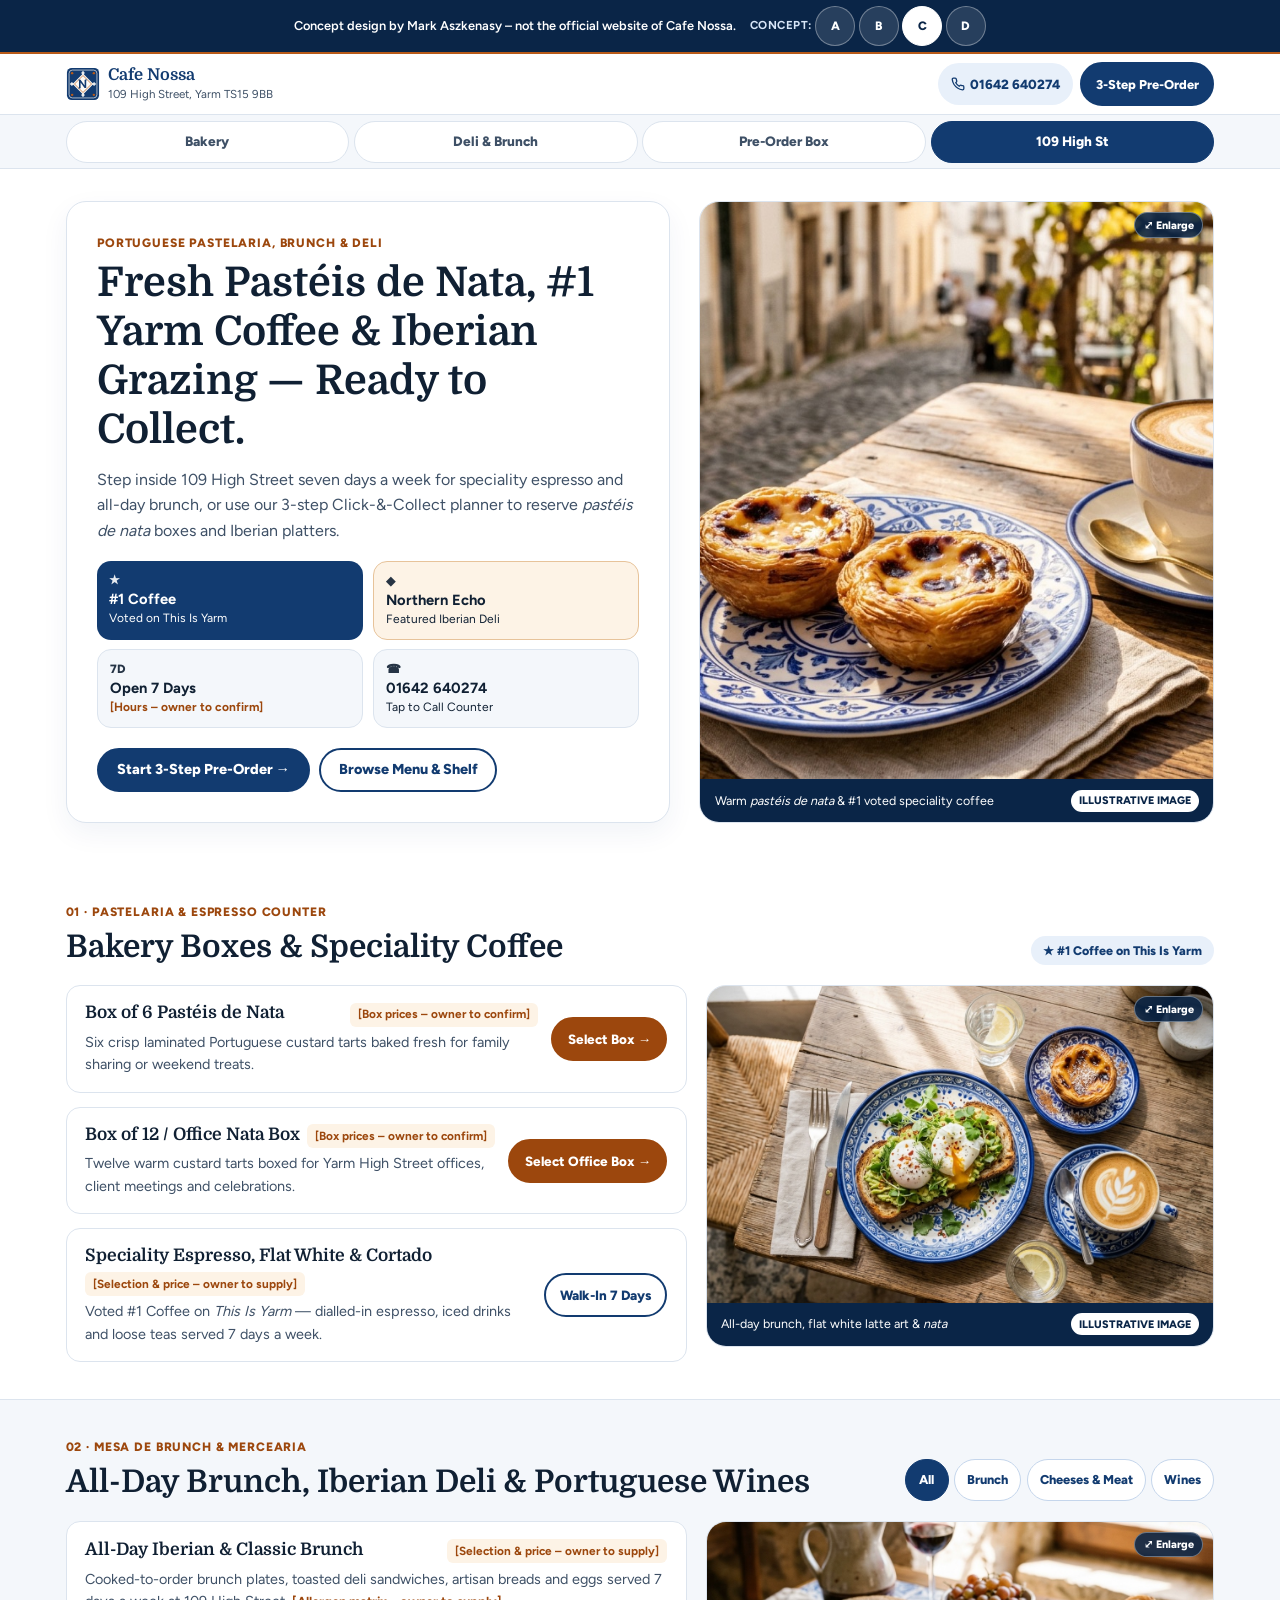
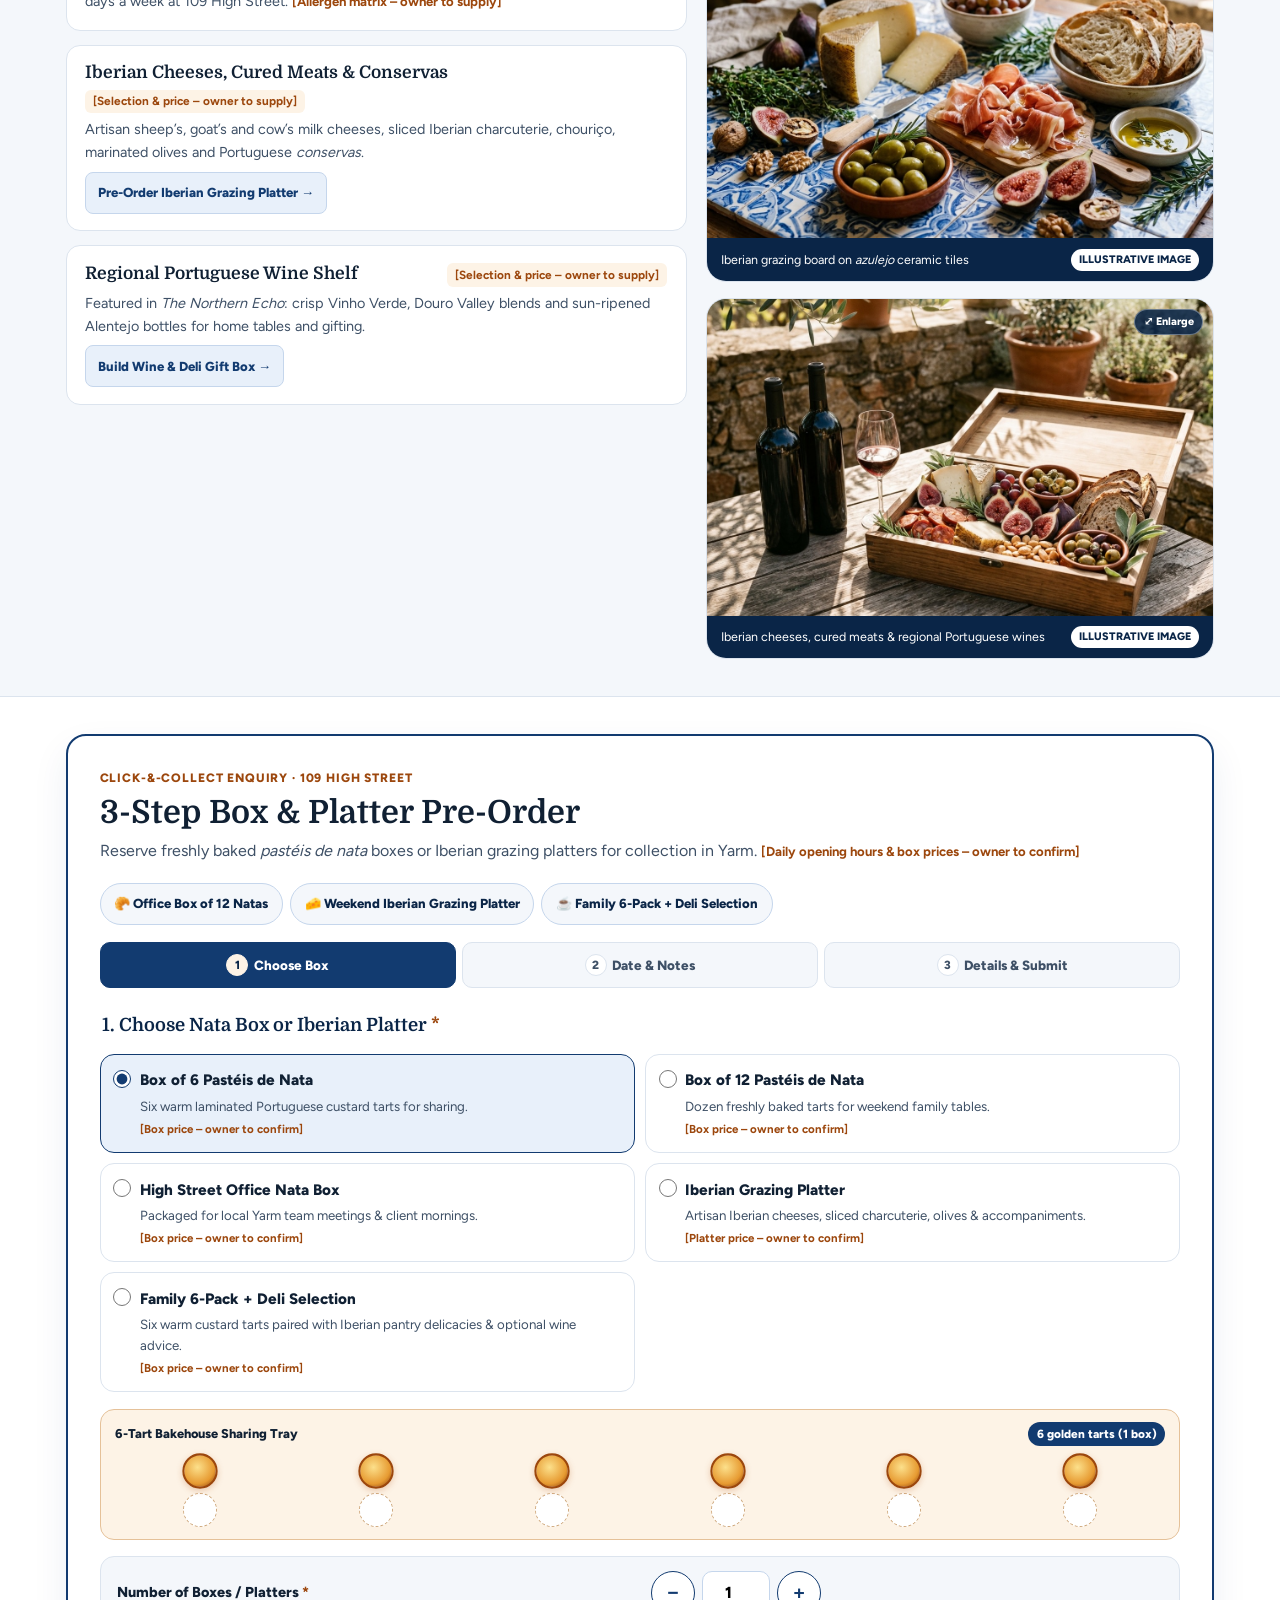
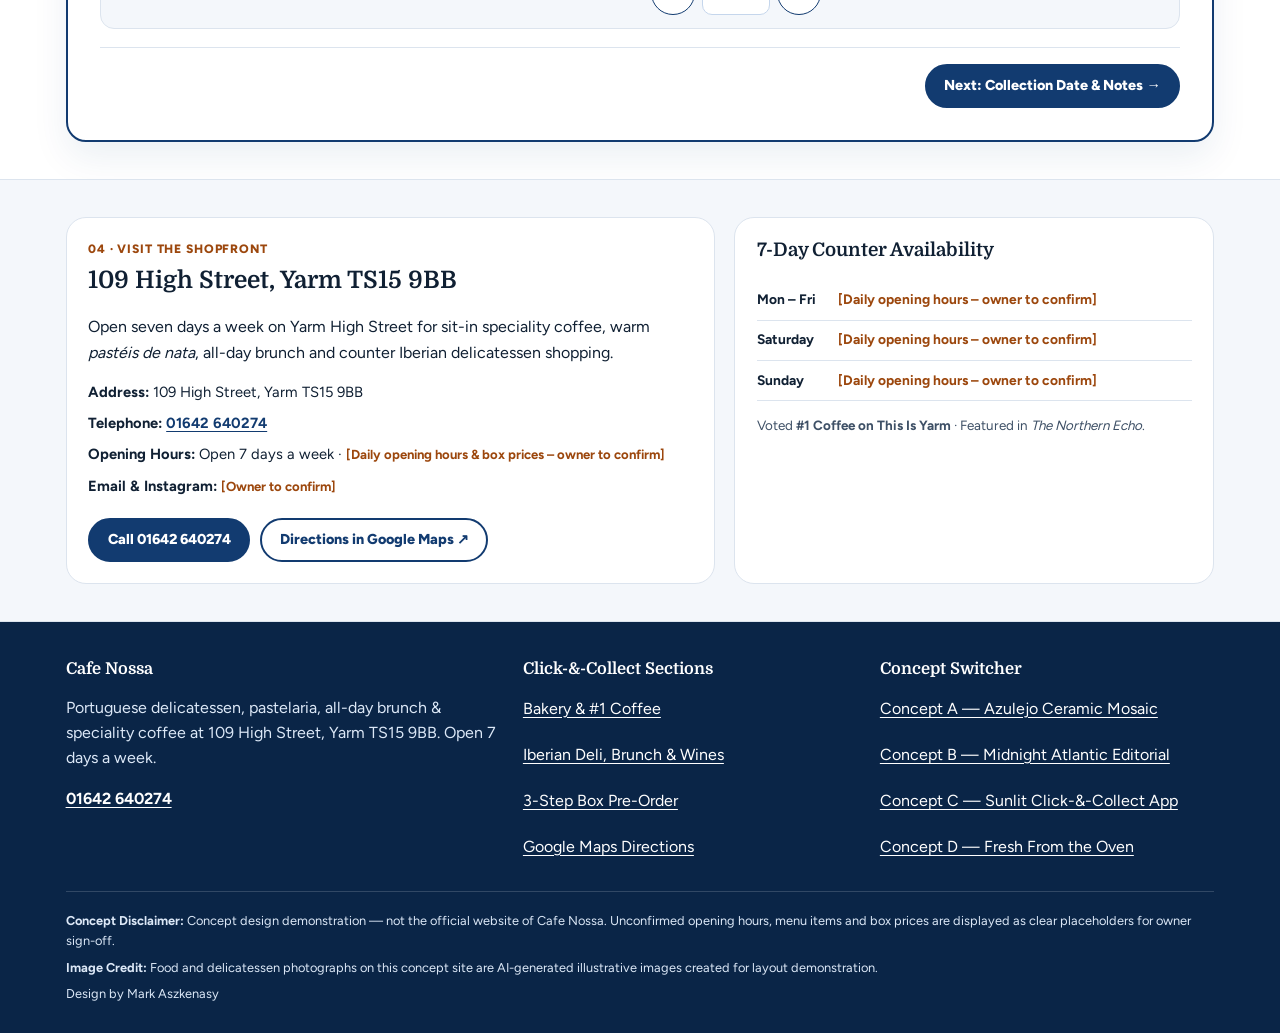
<file: c/index.html>
<!DOCTYPE html>
<html lang="en-GB">
<head>
  <meta charset="utf-8">
  <meta name="viewport" content="width=device-width, initial-scale=1, viewport-fit=cover">
  <meta name="robots" content="noindex, nofollow">
  <meta name="theme-color" content="#123B70">
  <title>Cafe Nossa | Concept C — Pastelaria Click-&amp;-Collect &amp; Deli App, Yarm</title>
  <meta name="description" content="Concept C sunlit single-page Click-and-Collect app for Cafe Nossa at 109 High Street, Yarm TS15 9BB — #1 Coffee on This Is Yarm, pastéis de nata boxes, all-day brunch and Iberian grazing platters.">
  <link rel="icon" type="image/svg+xml" href="../favicon.svg">
  <link rel="stylesheet" href="css/styles.css">
</head>
<body>
  <a class="skip-link" href="#main-content">Skip to main content</a>

  <!-- Persistent Top Concept Banner + Concept A / B / C Switcher -->
  <div class="concept-banner" role="region" aria-label="Concept demonstration notice">
    <div class="concept-banner-inner">
      <p>Concept design by Mark Aszkenasy – not the official website of Cafe Nossa.</p>
      <nav class="concept-switcher" aria-label="Switch concept design">
        <span class="concept-switcher-label">Concept:</span>
        <a class="concept-pill" href="../index.html">A</a>
        <a class="concept-pill" href="../b/index.html">B</a>
        <a class="concept-pill is-active" href="index.html" aria-current="page">C</a>
        <a class="concept-pill" href="../d/index.html">D</a>
      </nav>
    </div>
  </div>

  <!-- Sunlit App Masthead + Sticky Pill-Tab Bar -->
  <header class="app-header">
    <div class="container app-brand-bar">
      <a class="app-brand" href="#top" aria-label="Cafe Nossa — 109 High Street, Yarm">
        <img src="../images/logo-mark.svg" width="36" height="36" alt="Cafe Nossa azulejo emblem">
        <span class="app-brand-text">
          <strong>Cafe Nossa</strong>
          <span>109 High Street, Yarm TS15 9BB</span>
        </span>
      </a>

      <div class="app-brand-actions">
        <a class="app-call-chip" href="tel:01642640274">
          <svg width="14" height="14" viewBox="0 0 24 24" fill="none" stroke="currentColor" stroke-width="2.2" aria-hidden="true">
            <path d="M22 16.92v3a2 2 0 0 1-2.18 2 19.79 19.79 0 0 1-8.63-3.07 19.5 19.5 0 0 1-6-6 19.79 19.79 0 0 1-3.07-8.67A2 2 0 0 1 4.11 2h3a2 2 0 0 1 2 1.72c.12.96.36 1.9.7 2.81a2 2 0 0 1-.45 2.11L8.09 9.91a16 16 0 0 0 6 6l1.27-1.27a2 2 0 0 1 2.11-.45c.91.34 1.85.58 2.81.7A2 2 0 0 1 22 16.92z"/>
          </svg>
          <span>01642 640274</span>
        </a>
        <a class="btn btn-cobalt btn-compact" href="#preorder-box">3-Step Pre-Order</a>
      </div>
    </div>

    <!-- Sticky Pill-Tab Bar -->
    <nav class="sticky-pill-nav" aria-label="Quick section tabs">
      <div class="container pill-nav-track">
        <a class="pill-tab is-current" href="#bakery" data-spy-tab="bakery">Bakery</a>
        <a class="pill-tab" href="#deli-brunch" data-spy-tab="deli-brunch">Deli &amp; Brunch</a>
        <a class="pill-tab" href="#preorder-box" data-spy-tab="preorder-box">Pre-Order Box</a>
        <a class="pill-tab" href="#high-st" data-spy-tab="high-st">109 High St</a>
      </div>
    </nav>
  </header>

  <main id="main-content">
    <!-- Sunlit Porcelain App Hero + Crisp 2x2 Mobile Bento Grid -->
    <section class="app-hero" id="top" aria-labelledby="hero-title">
      <div class="container">
        <div class="hero-app-grid">
          <div class="hero-copy-card">
            <span class="app-kicker">Portuguese Pastelaria, Brunch &amp; Deli</span>
            <h1 id="hero-title">Fresh Pastéis de Nata, #1 Yarm Coffee &amp; Iberian Grazing — Ready to Collect.</h1>
            <p class="hero-desc">
              Step inside 109 High Street seven days a week for speciality espresso and all-day brunch, or use our 3-step Click-&amp;-Collect planner to reserve <em>pastéis de nata</em> boxes and Iberian platters.
            </p>

            <!-- Crisp 2x2 Mobile Bento Grid -->
            <div class="bento-2x2" aria-label="Verified Cafe Nossa highlights">
              <div class="bento-cell cell-cobalt">
                <span class="bento-icon" aria-hidden="true">★</span>
                <strong>#1 Coffee</strong>
                <span>Voted on This Is Yarm</span>
              </div>
              <div class="bento-cell cell-ochre">
                <span class="bento-icon" aria-hidden="true">◆</span>
                <strong>Northern Echo</strong>
                <span>Featured Iberian Deli</span>
              </div>
              <div class="bento-cell cell-porcelain">
                <span class="bento-icon" aria-hidden="true">7D</span>
                <strong>Open 7 Days</strong>
                <span class="ph-micro">[Hours – owner to confirm]</span>
              </div>
              <a class="bento-cell cell-porcelain bento-link-cell" href="tel:01642640274">
                <span class="bento-icon" aria-hidden="true">☎</span>
                <strong>01642 640274</strong>
                <span>Tap to Call Counter</span>
              </a>
            </div>

            <div class="hero-action-row">
              <a class="btn btn-cobalt" href="#preorder-box">Start 3-Step Pre-Order →</a>
              <a class="btn btn-outline-cobalt" href="#bakery">Browse Menu &amp; Shelf</a>
            </div>
          </div>

          <figure class="hero-photo-shell lightbox-trigger" data-lightbox data-caption="Warm pastéis de nata &amp; community-voted #1 speciality coffee at 109 High Street, Yarm" tabindex="0" role="button" aria-label="Enlarge illustrative image: Warm pastéis de nata and speciality coffee">
            <img
              src="../images/hero.jpg"
              width="1440"
              height="803"
              alt="Two warm pastéis de nata on a blue-and-white Portuguese ceramic plate alongside speciality flat white coffee"
            >
            <span class="zoom-pill-hint" aria-hidden="true">⤢ Enlarge</span>
            <figcaption class="photo-bar">
              <span>Warm <em>pastéis de nata</em> &amp; #1 voted speciality coffee</span>
              <span class="ill-pill">Illustrative image</span>
            </figcaption>
          </figure>
        </div>
      </div>
    </section>

    <!-- Section 1: Bakery & #1 Coffee List -->
    <section class="app-section" id="bakery" aria-labelledby="bakery-heading">
      <div class="container">
        <div class="section-title-bar">
          <div>
            <span class="app-kicker">01 · Pastelaria &amp; Espresso Counter</span>
            <h2 id="bakery-heading">Bakery Boxes &amp; Speciality Coffee</h2>
          </div>
          <span class="status-pill">★ #1 Coffee on This Is Yarm</span>
        </div>

        <div class="deli-showcase-split">
          <div class="app-catalog-grid">
            <article class="catalog-row-card">
              <div class="catalog-body">
                <div class="catalog-top">
                  <h3>Box of 6 Pastéis de Nata</h3>
                  <span class="ph-badge">[Box prices – owner to confirm]</span>
                </div>
                <p>Six crisp laminated Portuguese custard tarts baked fresh for family sharing or weekend treats.</p>
              </div>
              <button type="button" class="btn btn-ochre-solid btn-sm" data-select-preset="Box of 6 Pastéis de Nata">
                Select Box →
              </button>
            </article>

            <article class="catalog-row-card">
              <div class="catalog-body">
                <div class="catalog-top">
                  <h3>Box of 12 / Office Nata Box</h3>
                  <span class="ph-badge">[Box prices – owner to confirm]</span>
                </div>
                <p>Twelve warm custard tarts boxed for Yarm High Street offices, client meetings and celebrations.</p>
              </div>
              <button type="button" class="btn btn-ochre-solid btn-sm" data-select-preset="Box of 12 Office Nata Box">
                Select Office Box →
              </button>
            </article>

            <article class="catalog-row-card">
              <div class="catalog-body">
                <div class="catalog-top">
                  <h3>Speciality Espresso, Flat White &amp; Cortado</h3>
                  <span class="ph-badge">[Selection &amp; price – owner to supply]</span>
                </div>
                <p>Voted #1 Coffee on <em>This Is Yarm</em> — dialled-in espresso, iced drinks and loose teas served 7 days a week.</p>
              </div>
              <a class="btn btn-outline-cobalt btn-sm" href="#high-st">Walk-In 7 Days</a>
            </article>
          </div>

          <figure class="deli-feature-card lightbox-trigger" data-lightbox data-caption="Sunlit all-day brunch sourdough poached eggs, flat white latte art &amp; pastel de nata" tabindex="0" role="button" aria-label="Enlarge illustrative image: Sunlit all-day brunch sourdough poached eggs, flat white and pastel de nata">
            <img
              src="../images/detail-2.jpg"
              width="1200"
              height="896"
              alt="Sunlit all-day brunch sourdough poached eggs alongside flat white latte art and a warm pastel de nata"
              loading="lazy"
            >
            <span class="zoom-pill-hint" aria-hidden="true">⤢ Enlarge</span>
            <figcaption class="photo-bar">
              <span>All-day brunch, flat white latte art &amp; <em>nata</em></span>
              <span class="ill-pill">Illustrative image</span>
            </figcaption>
          </figure>
        </div>
      </div>
    </section>

    <!-- Section 2: Iberian Deli, Portuguese Wines & All-Day Brunch -->
    <section class="app-section section-tinted" id="deli-brunch" aria-labelledby="deli-heading">
      <div class="container">
        <div class="section-title-bar">
          <div>
            <span class="app-kicker">02 · Mesa de Brunch &amp; Mercearia</span>
            <h2 id="deli-heading">All-Day Brunch, Iberian Deli &amp; Portuguese Wines</h2>
          </div>
          <div class="mini-filter-group" role="group" aria-label="Filter deli and brunch items">
            <button type="button" class="mini-pill is-active" data-deli-filter="all" aria-pressed="true">All</button>
            <button type="button" class="mini-pill" data-deli-filter="brunch" aria-pressed="false">Brunch</button>
            <button type="button" class="mini-pill" data-deli-filter="deli" aria-pressed="false">Cheeses &amp; Meat</button>
            <button type="button" class="mini-pill" data-deli-filter="wine" aria-pressed="false">Wines</button>
          </div>
        </div>

        <div class="deli-showcase-split">
          <div class="deli-list-stack">
            <article class="deli-item-card" data-deli-cat="brunch">
              <div class="catalog-top">
                <h3>All-Day Iberian &amp; Classic Brunch</h3>
                <span class="ph-badge">[Selection &amp; price – owner to supply]</span>
              </div>
              <p>Cooked-to-order brunch plates, toasted deli sandwiches, artisan breads and eggs served 7 days a week at 109 High Street. <span class="ph-inline-text">[Allergen matrix – owner to supply]</span></p>
            </article>

            <article class="deli-item-card" data-deli-cat="deli">
              <div class="catalog-top">
                <h3>Iberian Cheeses, Cured Meats &amp; Conservas</h3>
                <span class="ph-badge">[Selection &amp; price – owner to supply]</span>
              </div>
              <p>Artisan sheep’s, goat’s and cow’s milk cheeses, sliced Iberian charcuterie, chouriço, marinated olives and Portuguese <em>conservas</em>.</p>
              <button type="button" class="text-select-btn" data-select-preset="Iberian Grazing Platter">
                Pre-Order Iberian Grazing Platter →
              </button>
            </article>

            <article class="deli-item-card" data-deli-cat="wine">
              <div class="catalog-top">
                <h3>Regional Portuguese Wine Shelf</h3>
                <span class="ph-badge">[Selection &amp; price – owner to supply]</span>
              </div>
              <p>Featured in <em>The Northern Echo</em>: crisp Vinho Verde, Douro Valley blends and sun-ripened Alentejo bottles for home tables and gifting.</p>
              <button type="button" class="text-select-btn" data-select-preset="Portuguese Deli & Wine Gift Box">
                Build Wine &amp; Deli Gift Box →
              </button>
            </article>
          </div>

          <div class="deli-photo-column">
            <figure class="deli-feature-card lightbox-trigger" data-lightbox data-caption="Abundant Iberian grazing board of cheeses, sliced cured meats, figs &amp; olives on hand-painted blue-and-white Portuguese azulejo ceramic tiles" tabindex="0" role="button" aria-label="Enlarge illustrative image: Iberian grazing board on hand-painted Portuguese azulejo tiles">
              <img
                src="../images/detail-1.jpg"
                width="1200"
                height="896"
                alt="Abundant Iberian grazing board of sheep's milk cheeses, sliced cured meats, figs and olives on hand-painted blue-and-white Portuguese azulejo ceramic tiles"
                loading="lazy"
              >
              <span class="zoom-pill-hint" aria-hidden="true">⤢ Enlarge</span>
              <figcaption class="photo-bar">
                <span>Iberian grazing board on <em>azulejo</em> ceramic tiles</span>
                <span class="ill-pill">Illustrative image</span>
              </figcaption>
            </figure>

            <figure class="deli-feature-card lightbox-trigger" data-lightbox data-caption="Wooden Iberian grazing platter &amp; regional Portuguese wine pairings" tabindex="0" role="button" aria-label="Enlarge illustrative image: Iberian grazing platter and regional Portuguese wines">
              <img
                src="../images/feature.jpg"
                width="1200"
                height="896"
                alt="Wooden Iberian grazing platter filled with cured chorizo, cheeses, figs and olives next to Portuguese red wine"
                loading="lazy"
              >
              <span class="zoom-pill-hint" aria-hidden="true">⤢ Enlarge</span>
              <figcaption class="photo-bar">
                <span>Iberian cheeses, cured meats &amp; regional Portuguese wines</span>
                <span class="ill-pill">Illustrative image</span>
              </figcaption>
            </figure>
          </div>
        </div>
      </div>
    </section>

    <!-- Section 3: Mobbin 3-Step Box & Platter Pre-Order Stepper -->
    <section class="app-section" id="preorder-box" aria-labelledby="stepper-heading">
      <div class="container">
        <div class="stepper-shell">
          <div class="stepper-header">
            <span class="app-kicker">Click-&amp;-Collect Enquiry · 109 High Street</span>
            <h2 id="stepper-heading">3-Step Box &amp; Platter Pre-Order</h2>
            <p>Reserve freshly baked <em>pastéis de nata</em> boxes or Iberian grazing platters for collection in Yarm. <span class="ph-inline-text">[Daily opening hours &amp; box prices – owner to confirm]</span></p>
          </div>

          <!-- 1-Tap Collection Presets -->
          <div class="c-preset-bar" role="group" aria-label="1-tap collection presets">
            <button type="button" class="c-preset-chip" data-c-preset="office12">🥐 Office Box of 12 Natas</button>
            <button type="button" class="c-preset-chip" data-c-preset="grazing">🧀 Weekend Iberian Grazing Platter</button>
            <button type="button" class="c-preset-chip" data-c-preset="family6">☕ Family 6-Pack + Deli Selection</button>
          </div>

          <!-- 3-Step Progress Indicator -->
          <ol class="step-progress-bar" aria-label="Pre-order steps">
            <li class="step-node is-active" data-step-indicator="1">
              <button type="button" class="step-node-btn" data-jump-step="1" aria-current="step">
                <span class="step-num">1</span>
                <span class="step-label">Choose Box</span>
              </button>
            </li>
            <li class="step-node" data-step-indicator="2">
              <button type="button" class="step-node-btn" data-jump-step="2">
                <span class="step-num">2</span>
                <span class="step-label">Date &amp; Notes</span>
              </button>
            </li>
            <li class="step-node" data-step-indicator="3">
              <button type="button" class="step-node-btn" data-jump-step="3">
                <span class="step-num">3</span>
                <span class="step-label">Details &amp; Submit</span>
              </button>
            </li>
          </ol>

          <form id="c-stepper-form" novalidate>
            <!-- STEP 1: Choose Nata Box (6 / 12 / Office) or Iberian Platter -->
            <div class="step-pane" data-step-pane="1">
              <fieldset class="clean-fieldset">
                <legend class="pane-title">1. Choose Nata Box or Iberian Platter <span class="req" aria-hidden="true">*</span></legend>
                <div class="box-radio-grid">
                  <label class="radio-option-card" for="c-box-6">
                    <input type="radio" id="c-box-6" name="box_choice" value="Box of 6 Pastéis de Nata" checked>
                    <span class="opt-title">Box of 6 Pastéis de Nata</span>
                    <span class="opt-desc">Six warm laminated Portuguese custard tarts for sharing.</span>
                    <span class="ph-micro">[Box price – owner to confirm]</span>
                  </label>

                  <label class="radio-option-card" for="c-box-12">
                    <input type="radio" id="c-box-12" name="box_choice" value="Box of 12 Pastéis de Nata">
                    <span class="opt-title">Box of 12 Pastéis de Nata</span>
                    <span class="opt-desc">Dozen freshly baked tarts for weekend family tables.</span>
                    <span class="ph-micro">[Box price – owner to confirm]</span>
                  </label>

                  <label class="radio-option-card" for="c-box-office">
                    <input type="radio" id="c-box-office" name="box_choice" value="Box of 12 Office Nata Box">
                    <span class="opt-title">High Street Office Nata Box</span>
                    <span class="opt-desc">Packaged for local Yarm team meetings &amp; client mornings.</span>
                    <span class="ph-micro">[Box price – owner to confirm]</span>
                  </label>

                  <label class="radio-option-card" for="c-box-platter">
                    <input type="radio" id="c-box-platter" name="box_choice" value="Iberian Grazing Platter">
                    <span class="opt-title">Iberian Grazing Platter</span>
                    <span class="opt-desc">Artisan Iberian cheeses, sliced charcuterie, olives &amp; accompaniments.</span>
                    <span class="ph-micro">[Platter price – owner to confirm]</span>
                  </label>

                  <label class="radio-option-card" for="c-box-gift">
                    <input type="radio" id="c-box-gift" name="box_choice" value="Family 6-Pack + Deli Selection">
                    <span class="opt-title">Family 6-Pack + Deli Selection</span>
                    <span class="opt-desc">Six warm custard tarts paired with Iberian pantry delicacies &amp; optional wine advice.</span>
                    <span class="ph-micro">[Box price – owner to confirm]</span>
                  </label>
                </div>
              </fieldset>

              <!-- Live Visual Custard Tart Box Tray Indicator -->
              <div class="c-nata-tray-card" id="c-nata-tray" aria-live="polite">
                <div class="c-nata-tray-head">
                  <span class="c-nata-tray-title" data-tray-label>Bakehouse Custard Tart Box Preview</span>
                  <span class="c-nata-tray-badge" data-tray-count>6 golden tarts</span>
                </div>
                <div class="c-tart-grid" data-tart-slots aria-hidden="true"></div>
              </div>

              <div class="qty-inline-bar">
                <label class="qty-label" for="c-box-qty">Number of Boxes / Platters <span class="req" aria-hidden="true">*</span></label>
                <div class="qty-stepper-control">
                  <button type="button" class="step-round-btn" data-c-qty="-1" aria-label="Decrease box quantity">−</button>
                  <input type="number" id="c-box-qty" name="box_qty" min="1" max="50" value="1" required>
                  <button type="button" class="step-round-btn" data-c-qty="1" aria-label="Increase box quantity">+</button>
                </div>
                <span class="field-error" id="c-box-qty-error" aria-live="polite"></span>
              </div>

              <div class="step-footer-nav single-end">
                <button type="button" class="btn btn-cobalt" data-next-step="2">
                  Next: Collection Date &amp; Notes →
                </button>
              </div>
            </div>

            <!-- STEP 2: Collection Date (with 1-tap chips) & Notes -->
            <div class="step-pane" data-step-pane="2" hidden>
              <fieldset class="clean-fieldset">
                <legend class="pane-title">2. Collection Date &amp; Counter Notes</legend>

                <div class="two-col-fields">
                  <div class="app-field">
                    <label for="c-collection-date">Preferred Collection Date <span class="req" aria-hidden="true">*</span></label>
                    <input type="date" id="c-collection-date" name="collection_date" required>
                    <div class="quick-date-row" id="c-date-chips" aria-label="1-tap collection date chips"></div>
                    <span class="field-error" id="c-collection-date-error" aria-live="polite"></span>
                  </div>

                  <div class="app-field">
                    <label for="c-collection-window">Preferred Collection Window <span class="req" aria-hidden="true">*</span></label>
                    <select id="c-collection-window" name="collection_window" required>
                      <option value="">Choose collection window…</option>
                      <option value="Morning Collection">Morning Collection [Daily opening hours – owner to confirm]</option>
                      <option value="Midday Collection">Midday Collection [Daily opening hours – owner to confirm]</option>
                      <option value="Afternoon Collection">Afternoon Collection [Daily opening hours – owner to confirm]</option>
                    </select>
                    <span class="field-error" id="c-collection-window-error" aria-live="polite"></span>
                  </div>
                </div>

                <div class="app-field">
                  <label for="c-wine-note">Optional Portuguese Wine Pairing Advice</label>
                  <select id="c-wine-note" name="wine_note">
                    <option value="No wine addition">No wine pairing needed</option>
                    <option value="Vinho Verde white suggestion">Ask counter to suggest a crisp Vinho Verde</option>
                    <option value="Douro / Alentejo red suggestion">Ask counter to suggest a Douro or Alentejo Red</option>
                  </select>
                </div>

                <div class="app-field">
                  <label for="c-notes">Allergens, Dietary Preferences or Gift Card Message</label>
                  <textarea
                    id="c-notes"
                    name="notes"
                    rows="3"
                    placeholder="Share any food allergies, vegetarian preferences, favourite cheeses, or gift card message…"
                  ></textarea>
                </div>
              </fieldset>

              <div class="step-footer-nav">
                <button type="button" class="btn btn-outline-cobalt" data-prev-step="1">← Back</button>
                <button type="button" class="btn btn-cobalt" data-next-step="3">Next: Your Details →</button>
              </div>
            </div>

            <!-- STEP 3: Your Details & Submit -->
            <div class="step-pane" data-step-pane="3" hidden>
              <fieldset class="clean-fieldset">
                <legend class="pane-title">3. Confirm Details &amp; Send to 109 High Street</legend>

                <!-- Live Pre-Order Summary Receipt -->
                <div class="receipt-strip" aria-live="polite">
                  <div>
                    <span class="receipt-kicker">Selected Pre-Order</span>
                    <strong id="c-sum-item">1 × Box of 6 Pastéis de Nata</strong>
                  </div>
                  <div>
                    <span class="receipt-kicker">Collection at 109 High St</span>
                    <strong id="c-sum-when">Date &amp; window selected above</strong>
                  </div>
                </div>

                <div class="app-field">
                  <label for="c-name">Full Name <span class="req" aria-hidden="true">*</span></label>
                  <input type="text" id="c-name" name="customer_name" autocomplete="name" required>
                  <span class="field-error" id="c-name-error" aria-live="polite"></span>
                </div>

                <div class="two-col-fields">
                  <div class="app-field">
                    <label for="c-phone">Telephone Number <span class="req" aria-hidden="true">*</span></label>
                    <input type="tel" id="c-phone" name="customer_phone" autocomplete="tel" required>
                    <span class="field-error" id="c-phone-error" aria-live="polite"></span>
                  </div>

                  <div class="app-field">
                    <label for="c-email">Email Address <span class="req" aria-hidden="true">*</span></label>
                    <input type="email" id="c-email" name="customer_email" autocomplete="email" required>
                    <span class="field-error" id="c-email-error" aria-live="polite"></span>
                  </div>
                </div>
              </fieldset>

              <div class="step-footer-nav">
                <button type="button" class="btn btn-outline-cobalt" data-prev-step="2">← Back</button>
                <button type="submit" class="btn btn-ochre-solid">Submit Pre-Order Enquiry</button>
              </div>

              <div id="c-form-feedback" class="form-feedback" role="status" aria-live="polite" hidden></div>
            </div>
          </form>
        </div>
      </div>
    </section>

    <!-- Section 4: 109 High Street Location & Hours -->
    <section class="app-section section-tinted" id="high-st" aria-labelledby="high-st-heading">
      <div class="container">
        <div class="location-app-grid">
          <div class="location-card">
            <span class="app-kicker">04 · Visit the Shopfront</span>
            <h2 id="high-st-heading">109 High Street, Yarm TS15 9BB</h2>
            <p>
              Open seven days a week on Yarm High Street for sit-in speciality coffee, warm <em>pastéis de nata</em>, all-day brunch and counter Iberian delicatessen shopping.
            </p>
            <ul class="clean-meta-list">
              <li><strong>Address:</strong> 109 High Street, Yarm TS15 9BB</li>
              <li><strong>Telephone:</strong> <a href="tel:01642640274"><strong>01642 640274</strong></a></li>
              <li><strong>Opening Hours:</strong> Open 7 days a week · <span class="ph-inline-text">[Daily opening hours &amp; box prices – owner to confirm]</span></li>
              <li><strong>Email &amp; Instagram:</strong> <span class="ph-inline-text">[Owner to confirm]</span></li>
            </ul>

            <div class="hero-action-row">
              <a class="btn btn-cobalt" href="tel:01642640274">Call 01642 640274</a>
              <a
                class="btn btn-outline-cobalt"
                href="https://www.google.com/maps/search/?api=1&amp;query=Cafe+Nossa+109+High+Street+Yarm+TS15+9BB"
                target="_blank"
                rel="noopener noreferrer"
              >Directions in Google Maps ↗</a>
            </div>
          </div>

          <div class="hours-mini-card">
            <h3>7-Day Counter Availability</h3>
            <table class="clean-hours-table" aria-label="7-day opening hours">
              <tbody>
                <tr><th scope="row">Mon – Fri</th><td>[Daily opening hours – owner to confirm]</td></tr>
                <tr><th scope="row">Saturday</th><td>[Daily opening hours – owner to confirm]</td></tr>
                <tr><th scope="row">Sunday</th><td>[Daily opening hours – owner to confirm]</td></tr>
              </tbody>
            </table>
            <p class="small-note">Voted <strong>#1 Coffee on This Is Yarm</strong> · Featured in <em>The Northern Echo</em>.</p>
          </div>
        </div>
      </div>
    </section>
  </main>

  <footer class="porcelain-footer">
    <div class="container">
      <div class="footer-3col">
        <div>
          <h3>Cafe Nossa</h3>
          <p>Portuguese delicatessen, pastelaria, all-day brunch &amp; speciality coffee at 109 High Street, Yarm TS15 9BB. Open 7 days a week.</p>
          <p><a href="tel:01642640274"><strong>01642 640274</strong></a></p>
        </div>
        <div>
          <h3>Click-&amp;-Collect Sections</h3>
          <ul class="footer-list">
            <li><a href="#bakery">Bakery &amp; #1 Coffee</a></li>
            <li><a href="#deli-brunch">Iberian Deli, Brunch &amp; Wines</a></li>
            <li><a href="#preorder-box">3-Step Box Pre-Order</a></li>
            <li><a href="https://www.google.com/maps/search/?api=1&amp;query=Cafe+Nossa+109+High+Street+Yarm+TS15+9BB" target="_blank" rel="noopener noreferrer">Google Maps Directions</a></li>
          </ul>
        </div>
        <div>
          <h3>Concept Switcher</h3>
          <ul class="footer-list">
            <li><a href="../index.html">Concept A — Azulejo Ceramic Mosaic</a></li>
            <li><a href="../b/index.html">Concept B — Midnight Atlantic Editorial</a></li>
            <li><a href="index.html" aria-current="page">Concept C — Sunlit Click-&amp;-Collect App</a></li>
            <li><a href="../d/index.html">Concept D — Fresh From the Oven</a></li>
          </ul>
        </div>
      </div>

      <div class="footer-legal-bar">
        <p><strong>Concept Disclaimer:</strong> Concept design demonstration — not the official website of Cafe Nossa. Unconfirmed opening hours, menu items and box prices are displayed as clear placeholders for owner sign-off.</p>
        <p><strong>Image Credit:</strong> Food and delicatessen photographs on this concept site are AI-generated illustrative images created for layout demonstration.</p>
        <p>Design by Mark Aszkenasy</p>
      </div>
    </div>
  </footer>

  <!-- Safe-Area Sticky Mobile Bottom Dock -->
  <div class="mobile-bottom-dock" role="region" aria-label="Quick mobile actions">
    <a class="btn btn-outline-cobalt" href="tel:01642640274">Call 01642 640274</a>
    <a class="btn btn-cobalt" href="#preorder-box">Pre-Order Box</a>
  </div>

  <!-- Native Accessible Photo Lightbox -->
  <dialog class="photo-lightbox" id="photo-lightbox" aria-label="Editorial photo viewer">
    <div class="lightbox-card">
      <div class="lightbox-top">
        <span class="ill-pill">Illustrative image</span>
        <button type="button" class="lightbox-close" data-lightbox-close aria-label="Close photo preview">✕</button>
      </div>
      <div class="lightbox-media">
        <img id="lightbox-img" src="../images/hero.jpg" alt="">
      </div>
      <div class="lightbox-footer">
        <p id="lightbox-caption" class="lightbox-caption"></p>
        <a class="btn btn-cobalt btn-sm" href="#preorder-box" data-lightbox-cta>Start 3-Step Pre-Order →</a>
      </div>
    </div>
  </dialog>

  <div id="micro-toast" class="micro-toast" role="status" aria-live="polite" hidden></div>

  <script src="js/app.js"></script>
</body>
</html>
</file>
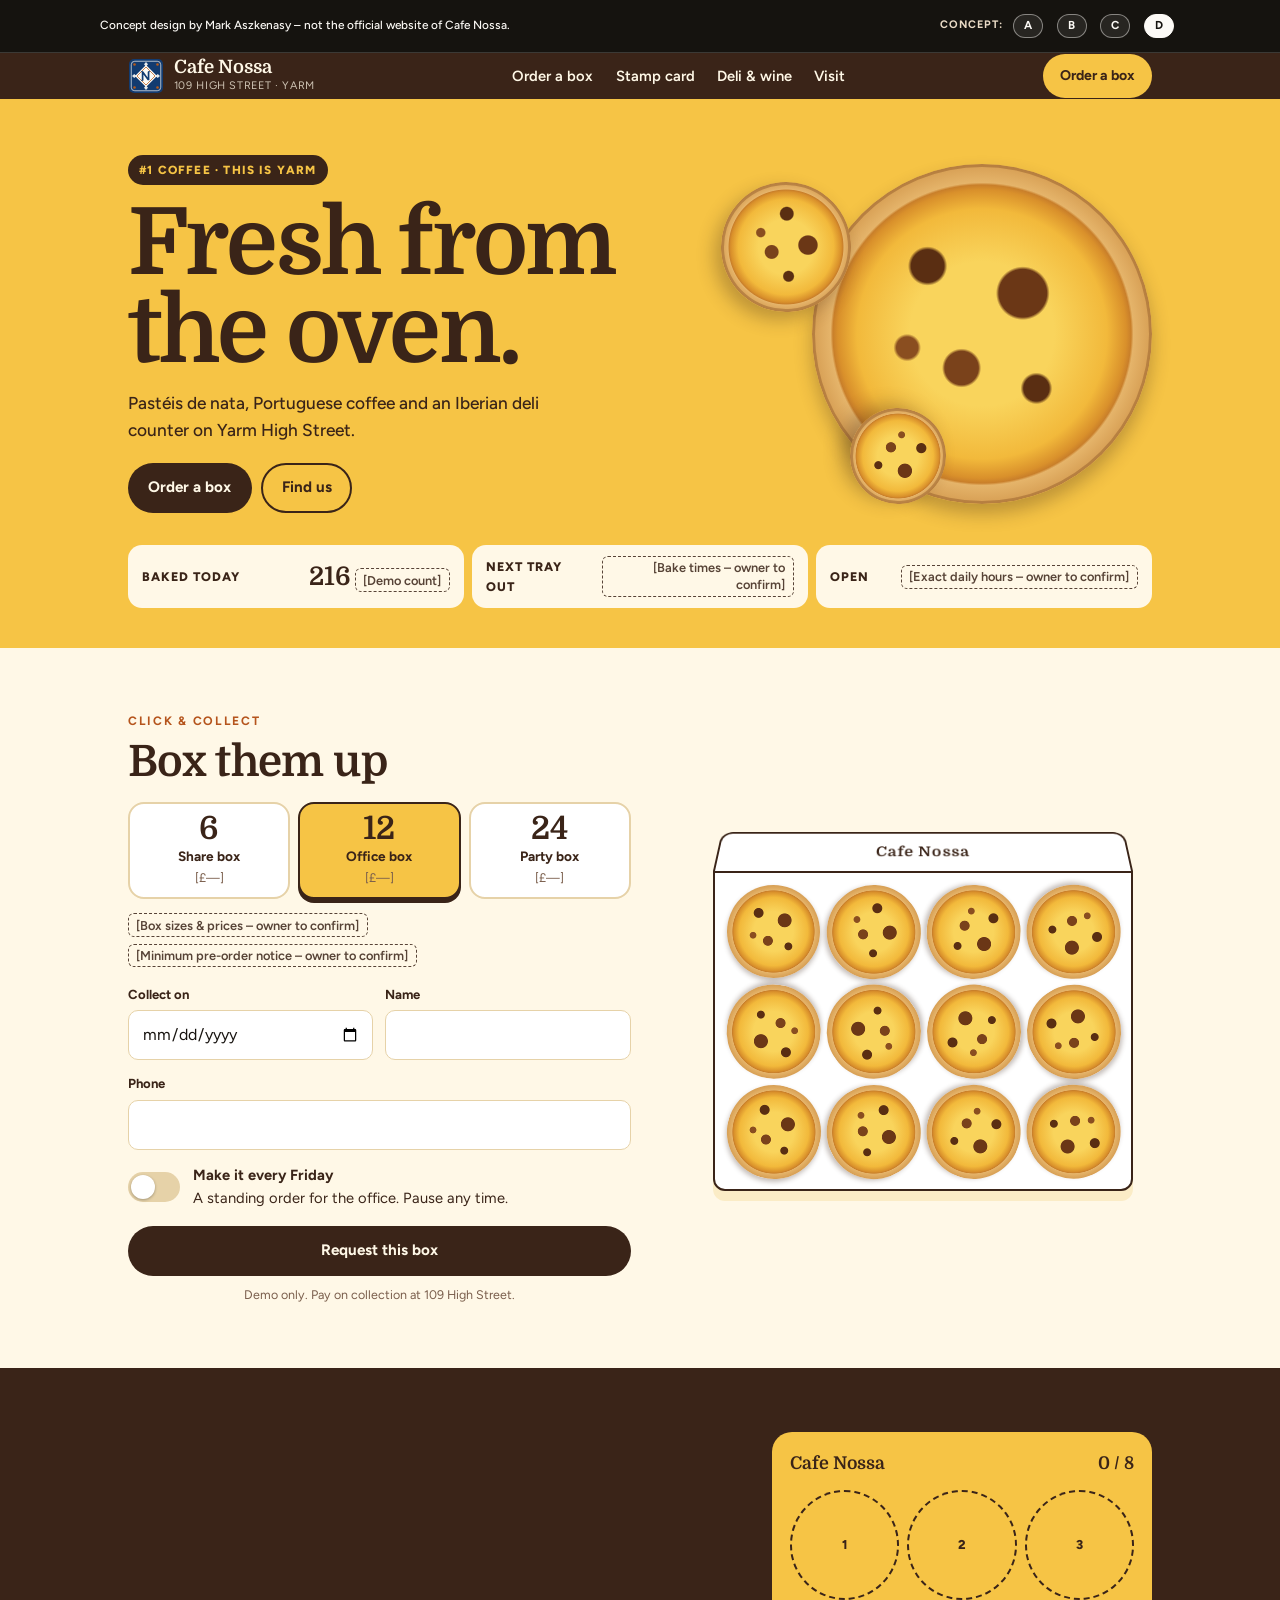
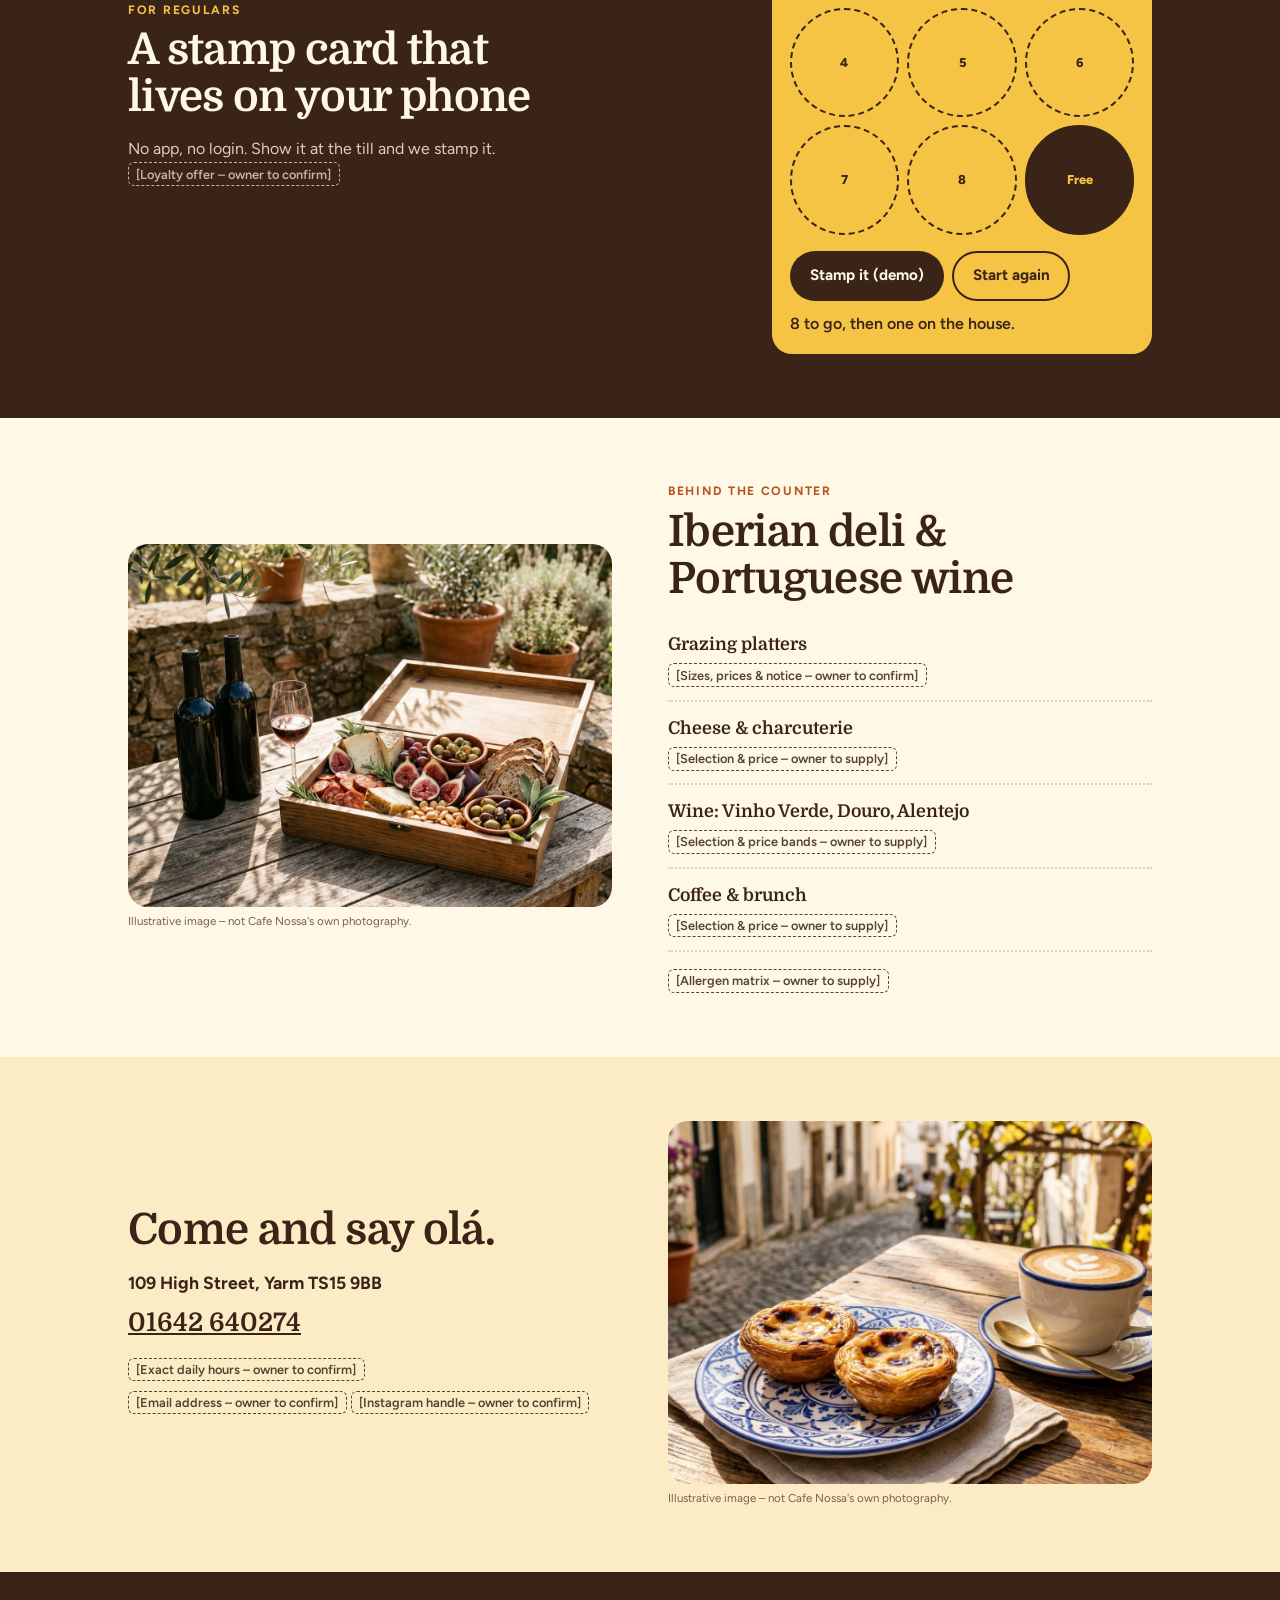
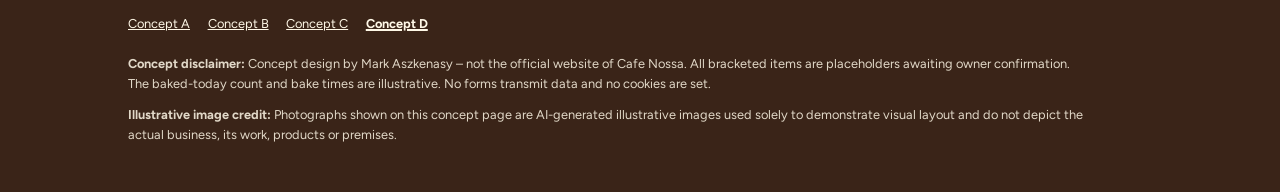
<file: d/index.html>
<!DOCTYPE html>
<html lang="en-GB">
<head>
  <meta charset="utf-8">
  <meta name="viewport" content="width=device-width, initial-scale=1">
  <meta name="robots" content="noindex, nofollow">
  <meta name="theme-color" content="#F6C445">
  <title>Cafe Nossa | Concept D — Fresh From the Oven (109 High Street, Yarm)</title>
  <meta name="description" content="Concept D for Cafe Nossa at 109 High Street, Yarm: pastéis de nata fresh from the oven, a box builder for collection, a standing Friday office order and a stamp card.">
  <link rel="icon" type="image/svg+xml" href="../favicon.svg">
  <link rel="stylesheet" href="css/styles.css">
</head>
<body>
  <a class="skip-link" href="#main-content">Skip to main content</a>

  <!-- Persistent Top Concept Banner + [A] [B] [C] [D] Switcher -->
  <div class="concept-banner" role="region" aria-label="Concept website notice">
    <div class="concept-banner__inner">
      <p>Concept design by Mark Aszkenasy – not the official website of Cafe Nossa.</p>
      <nav class="concept-switcher" aria-label="Switch concept version">
        <span class="concept-switcher__label">Concept:</span>
        <a class="concept-switcher__pill" href="../index.html"><span>A</span></a>
        <a class="concept-switcher__pill" href="../b/index.html"><span>B</span></a>
        <a class="concept-switcher__pill" href="../c/index.html"><span>C</span></a>
        <a class="concept-switcher__pill is-active" href="index.html" aria-current="page"><span>D</span></a>
      </nav>
    </div>
  </div>

  <header class="site-head">
    <div class="wrap site-head__inner">
      <a class="brand" href="#top">
        <img src="../images/logo-mark.svg" width="36" height="36" alt="">
        <span>
          <span class="brand__name">Cafe Nossa</span>
          <span class="brand__meta">109 High Street · Yarm</span>
        </span>
      </a>
      <nav class="site-nav" aria-label="Sections"><a href="#box">Order a box</a><a href="#card">Stamp card</a><a href="#deli">Deli &amp; wine</a><a href="#visit">Visit</a></nav>
      <a class="btn btn--hi site-head__cta" href="#box">Order a box</a>
    </div>
  </header>

  <main id="main-content">
    <section class="oven" id="top" aria-labelledby="oven-title">
      <div class="wrap oven__grid">
        <div>
          <p class="badge">#1 Coffee · This Is Yarm</p>
          <h1 class="oven__title" id="oven-title">Fresh from<br>the oven.</h1>
          <p class="oven__lead">Pastéis de nata, Portuguese coffee and an Iberian deli counter on Yarm High Street.</p>
          <div class="oven__actions">
            <a class="btn btn--ink" href="#box">Order a box</a>
            <a class="btn btn--ghost" href="#visit">Find us</a>
          </div>
        </div>
        <div class="oven__tray" aria-hidden="true">
          <i class="nata nata--xl"></i>
          <i class="nata nata--s1"></i>
          <i class="nata nata--s2"></i>
        </div>
      </div>
      <div class="wrap">
        <dl class="today">
          <div><dt>Baked today</dt><dd><b data-baked>0</b> <span class="ph">[Demo count]</span></dd></div>
          <div><dt>Next tray out</dt><dd><span class="ph">[Bake times – owner to confirm]</span></dd></div>
          <div><dt>Open</dt><dd><span class="ph">[Exact daily hours – owner to confirm]</span></dd></div>
        </dl>
      </div>
    </section>

    <!-- Box builder -->
    <section class="sec box" id="box" aria-labelledby="box-title">
      <div class="wrap box__grid">
        <div>
          <p class="eyebrow">Click &amp; collect</p>
          <h2 class="section-title" id="box-title">Box them up</h2>
          <div class="sizes" role="group" aria-label="Box size">
            <button type="button" class="size" aria-pressed="false" data-size="6"><b>6</b><span>Share box</span><small>[£—]</small></button>
            <button type="button" class="size" aria-pressed="true" data-size="12"><b>12</b><span>Office box</span><small>[£—]</small></button>
            <button type="button" class="size" aria-pressed="false" data-size="24"><b>24</b><span>Party box</span><small>[£—]</small></button>
          </div>
          <p class="box__note"><span class="ph">[Box sizes &amp; prices – owner to confirm]</span> <span class="ph">[Minimum pre-order notice – owner to confirm]</span></p>

          <form class="form" data-order novalidate>
            <div class="form__row form__row--half">
              <div><label for="o-date">Collect on</label><input id="o-date" name="date" type="date" required></div>
              <div><label for="o-name">Name</label><input id="o-name" name="name" type="text" autocomplete="name" required></div>
            </div>
            <div class="form__row"><label for="o-phone">Phone</label><input id="o-phone" name="phone" type="tel" autocomplete="tel" inputmode="tel" required></div>
            <label class="switch"><input type="checkbox" name="weekly"><span class="switch__track" aria-hidden="true"></span><span><b>Make it every Friday</b><br>A standing order for the office. Pause any time.</span></label>
            <p class="form__error" data-order-error role="alert" hidden>Add a collection date, your name and a phone number.</p>
            <button class="btn btn--ink btn--block" type="submit">Request this box</button>
            <p class="form__fine">Demo only. Pay on collection at 109 High Street.</p>
            <div class="form__done" data-order-done role="status" hidden></div>
          </form>
        </div>

        <div class="carton" aria-hidden="true">
          <div class="carton__lid"><span>Cafe Nossa</span></div>
          <div class="carton__tray" data-tray></div>
        </div>
      </div>
    </section>

    <!-- Stamp card -->
    <section class="sec stamp" id="card" aria-labelledby="card-title">
      <div class="wrap stamp__grid">
        <div>
          <p class="eyebrow">For regulars</p>
          <h2 class="section-title" id="card-title">A stamp card that lives on your phone</h2>
          <p class="lead">No app, no login. Show it at the till and we stamp it. <span class="ph">[Loyalty offer – owner to confirm]</span></p>
        </div>
        <div class="loyalty">
          <p class="loyalty__head"><span>Cafe Nossa</span><span data-stamp-count>0 / 8</span></p>
          <ol class="loyalty__grid" data-stamps></ol>
          <div class="loyalty__actions">
            <button type="button" class="btn btn--ink" data-stamp-add>Stamp it (demo)</button>
            <button type="button" class="btn btn--ghost" data-stamp-reset>Start again</button>
          </div>
          <p class="loyalty__msg" data-stamp-msg aria-live="polite">Eight stamps, then one on the house.</p>
        </div>
      </div>
    </section>

    <!-- Deli & wine -->
    <section class="sec deli" id="deli" aria-labelledby="deli-title">
      <div class="wrap deli__grid">
        <figure>
          <img src="../images/feature.jpg" width="1200" height="896" alt="Illustrative image of an Iberian grazing platter with wine" loading="lazy">
          <figcaption class="illus">Illustrative image – not Cafe Nossa's own photography.</figcaption>
        </figure>
        <div>
          <p class="eyebrow">Behind the counter</p>
          <h2 class="section-title" id="deli-title">Iberian deli &amp; Portuguese wine</h2>
          <ul class="shelf">
            <li><b>Grazing platters</b><span class="ph">[Sizes, prices &amp; notice – owner to confirm]</span></li>
            <li><b>Cheese &amp; charcuterie</b><span class="ph">[Selection &amp; price – owner to supply]</span></li>
            <li><b>Wine: Vinho Verde, Douro, Alentejo</b><span class="ph">[Selection &amp; price bands – owner to supply]</span></li>
            <li><b>Coffee &amp; brunch</b><span class="ph">[Selection &amp; price – owner to supply]</span></li>
          </ul>
          <p><span class="ph">[Allergen matrix – owner to supply]</span></p>
        </div>
      </div>
    </section>

    <section class="sec visit" id="visit" aria-labelledby="visit-title">
      <div class="wrap visit__grid">
        <div>
          <h2 class="section-title" id="visit-title">Come and say olá.</h2>
          <address>109 High Street, Yarm TS15 9BB</address>
          <p><a class="visit__tel" href="tel:01642640274">01642 640274</a></p>
          <p><span class="ph">[Exact daily hours – owner to confirm]</span></p>
          <p><span class="ph">[Email address – owner to confirm]</span> <span class="ph">[Instagram handle – owner to confirm]</span></p>
        </div>
        <figure>
          <img src="../images/hero.jpg" width="1200" height="896" alt="Illustrative image of pastéis de nata and a coffee on a cafe table" loading="lazy">
          <figcaption class="illus">Illustrative image – not Cafe Nossa's own photography.</figcaption>
        </figure>
      </div>
    </section>
  </main>

  <footer class="foot">
    <div class="wrap">
      <p class="foot__links">
        <a href="../index.html">Concept A</a>
        <a href="../b/index.html">Concept B</a>
        <a href="../c/index.html">Concept C</a>
        <a href="index.html" aria-current="page">Concept D</a>
      </p>
      <p><strong>Concept disclaimer:</strong> Concept design by Mark Aszkenasy – not the official website of Cafe Nossa. All bracketed items are placeholders awaiting owner confirmation. The baked-today count and bake times are illustrative. No forms transmit data and no cookies are set.</p>
      <p><strong>Illustrative image credit:</strong> Photographs shown on this concept page are AI-generated illustrative images used solely to demonstrate visual layout and do not depict the actual business, its work, products or premises.</p>
    </div>
  </footer>

  <nav class="dock" aria-label="Quick actions"><a href="tel:01642640274">Call</a><a href="#card">Stamp card</a><a class="dock__primary" href="#box">Order a box</a></nav>

  <script src="js/app.js"></script>
</body>
</html>
</file>
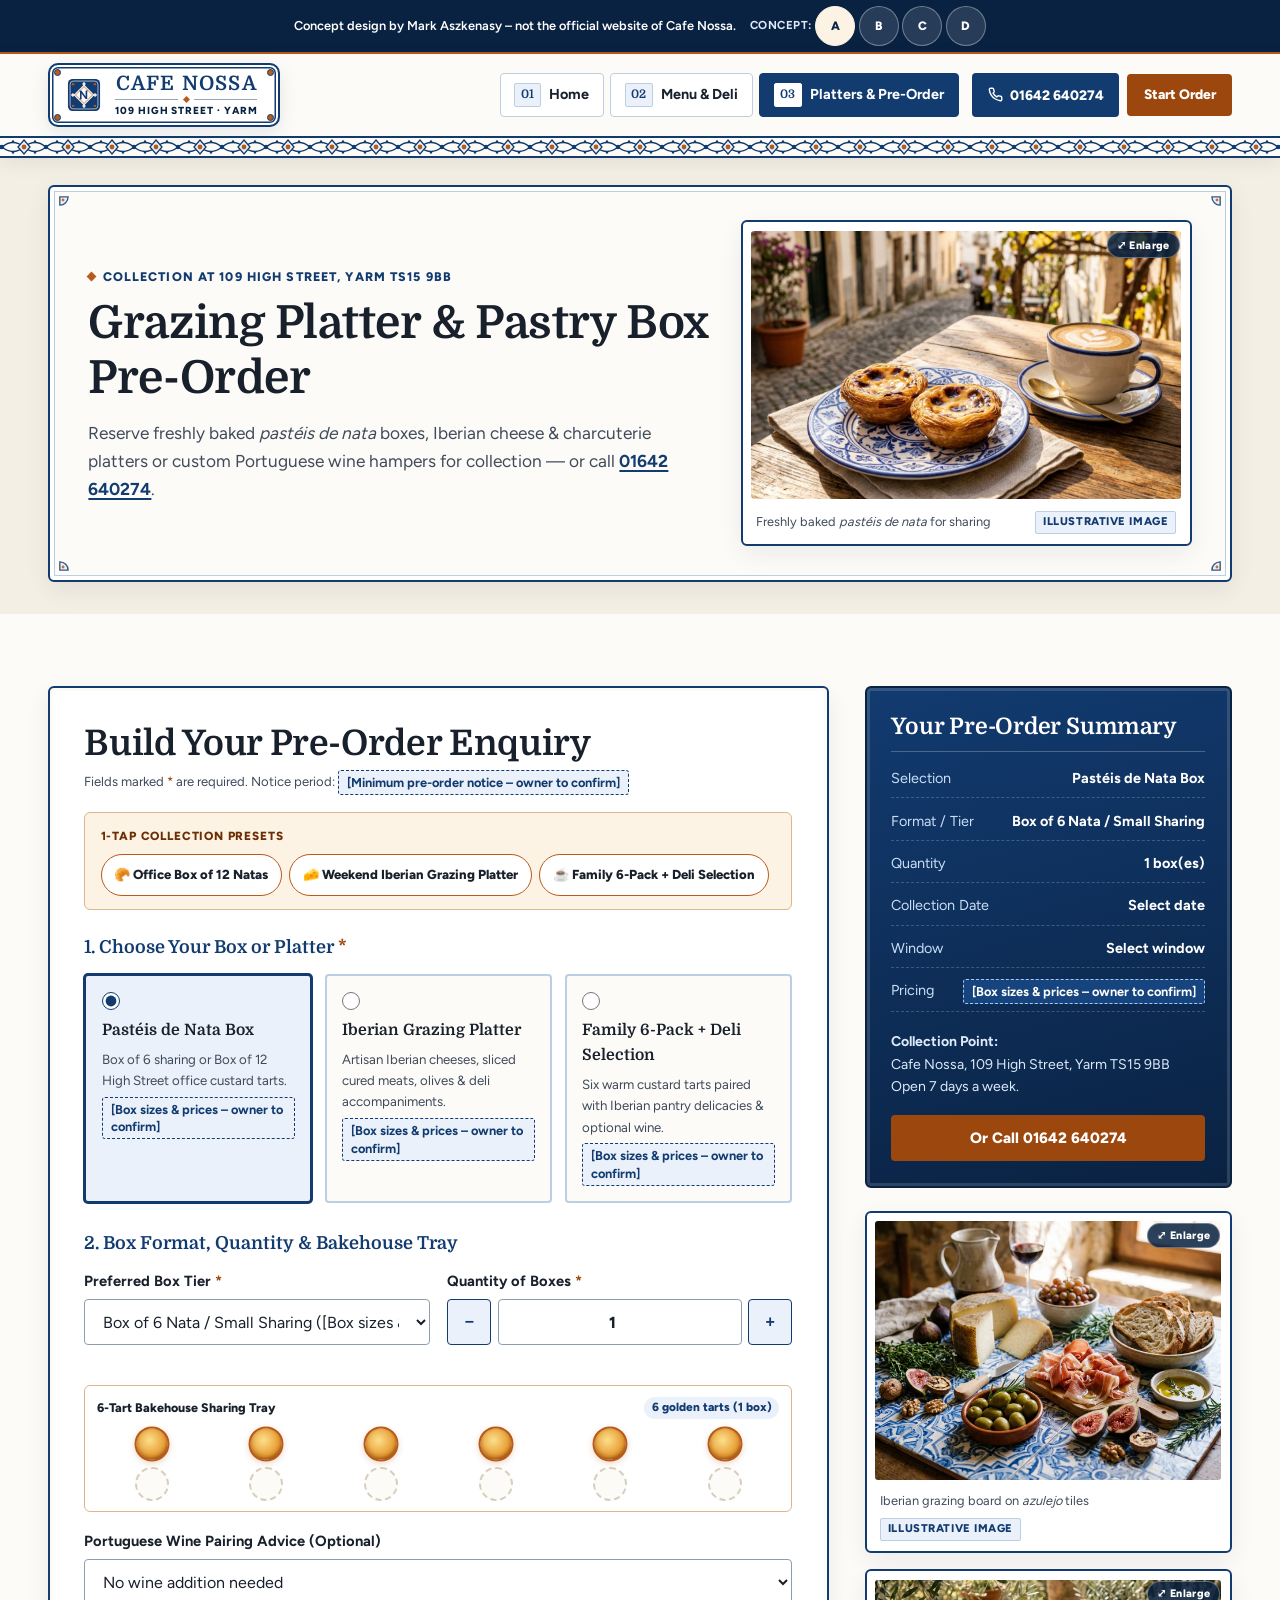
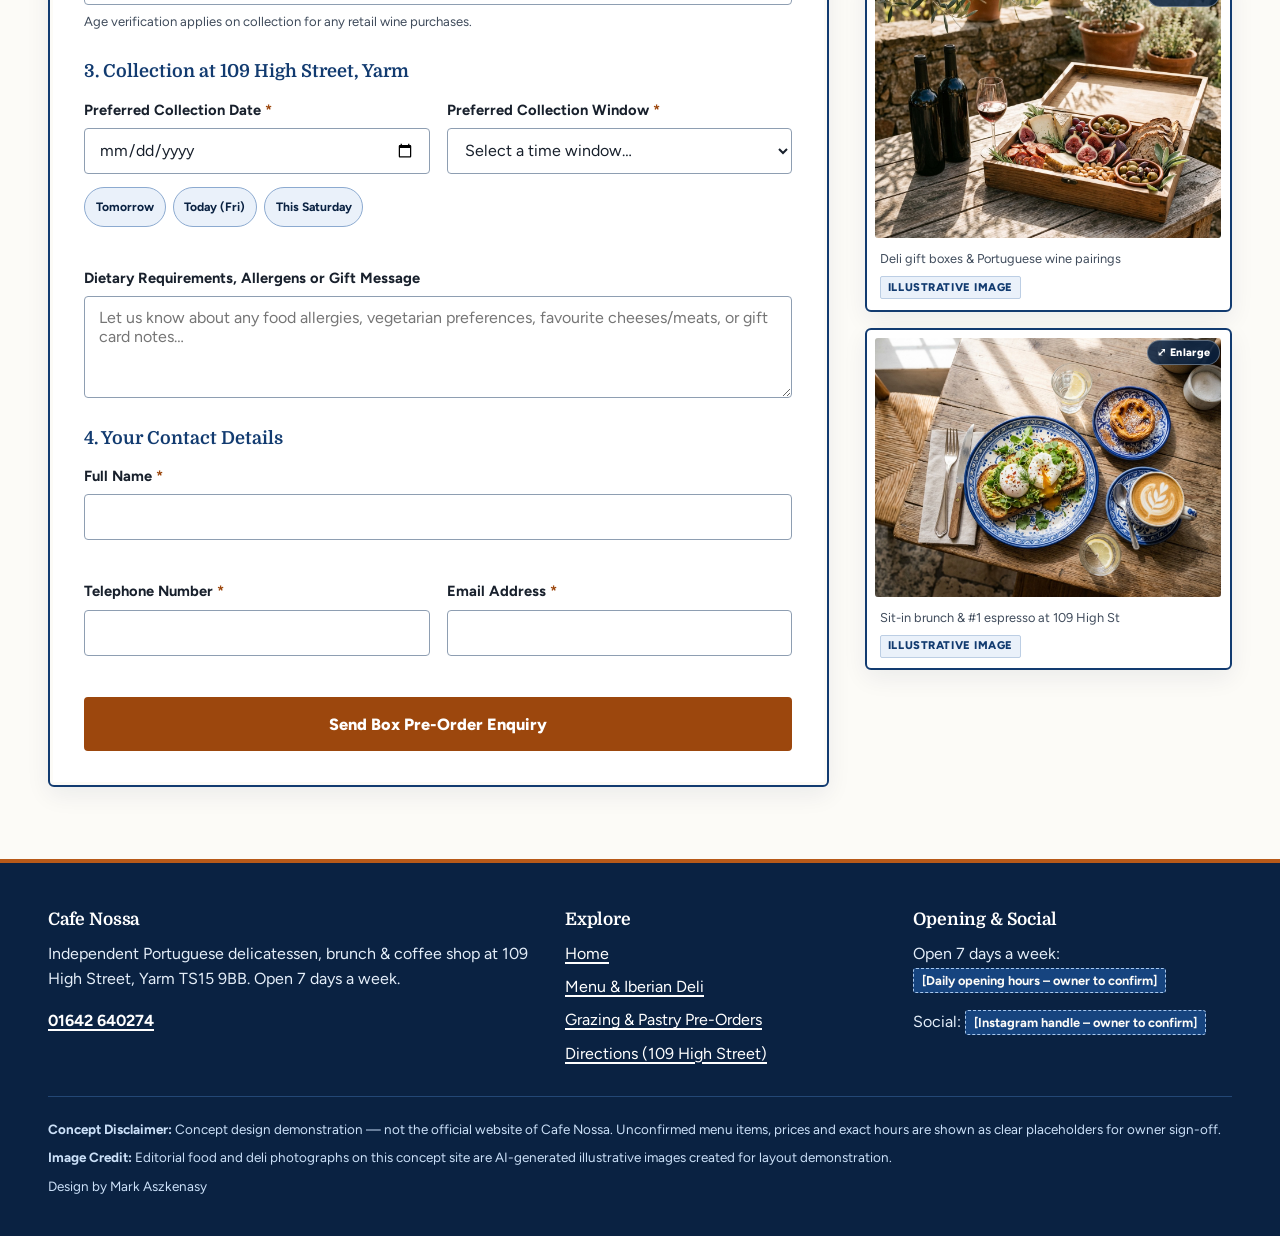
<file: boxes-preorder.html>
<!DOCTYPE html>
<html lang="en-GB">
<head>
  <meta charset="utf-8">
  <meta name="viewport" content="width=device-width, initial-scale=1">
  <meta name="robots" content="noindex, nofollow">
  <meta name="theme-color" content="#0A2242">
  <title>Grazing Platter &amp; Pastry Box Pre-Order | Cafe Nossa, Yarm</title>
  <meta name="description" content="Pre-order Pastéis de Nata boxes, Iberian cheese and charcuterie grazing platters, and custom Portuguese deli gift boxes for collection at Cafe Nossa, 109 High Street, Yarm.">
  <link rel="icon" type="image/svg+xml" href="favicon.svg">
  <link rel="stylesheet" href="css/styles.css">
</head>
<body>
  <a class="skip-link" href="#main-content">Skip to main content</a>

  <div class="concept-banner" role="region" aria-label="Concept demonstration notice">
    <div class="concept-banner-inner">
      <p>Concept design by Mark Aszkenasy – not the official website of Cafe Nossa.</p>
      <nav class="concept-switcher" aria-label="Switch concept design">
        <span class="concept-switcher-label">Concept:</span>
        <a class="concept-pill is-active" href="index.html" aria-current="true">A</a>
        <a class="concept-pill" href="b/index.html">B</a>
        <a class="concept-pill" href="c/index.html">C</a>
        <a class="concept-pill" href="d/index.html">D</a>
      </nav>
    </div>
  </div>

  <!-- Lisbon Porcelain Placa Toponímica Header + Repeating Azulejo Tile Frieze -->
  <header class="site-header">
    <div class="container header-bar">
      <a class="placa-cartouche" href="index.html" aria-label="Cafe Nossa — 109 High Street, Yarm">
        <span class="placa-corner tl" aria-hidden="true"></span>
        <span class="placa-corner tr" aria-hidden="true"></span>
        <span class="placa-corner bl" aria-hidden="true"></span>
        <span class="placa-corner br" aria-hidden="true"></span>
        <img class="placa-emblem" src="images/logo-mark.svg" width="36" height="36" alt="Cafe Nossa azulejo ceramic tile emblem">
        <span class="placa-inscription">
          <span class="placa-title">Cafe Nossa</span>
          <span class="placa-rule" aria-hidden="true"><span class="placa-diamond"></span></span>
          <span class="placa-street">109 High Street · Yarm</span>
        </span>
      </a>

      <button class="nav-toggle" type="button" aria-expanded="false" aria-controls="primary-nav">
        <svg viewBox="0 0 24 24" fill="none" stroke="currentColor" stroke-width="2.2" aria-hidden="true">
          <path stroke-linecap="round" d="M4 7h16M4 12h16M4 17h16"/>
        </svg>
        <span>Menu</span>
      </button>

      <nav class="site-nav" id="primary-nav" aria-label="Primary navigation">
        <ul class="nav-list">
          <li>
            <a class="nav-link" href="index.html">
              <span class="nav-tile-num" aria-hidden="true">01</span>
              <span>Home</span>
            </a>
          </li>
          <li>
            <a class="nav-link" href="menu-deli.html">
              <span class="nav-tile-num" aria-hidden="true">02</span>
              <span>Menu &amp; Deli</span>
            </a>
          </li>
          <li>
            <a class="nav-link" href="boxes-preorder.html" aria-current="page">
              <span class="nav-tile-num" aria-hidden="true">03</span>
              <span>Platters &amp; Pre-Order</span>
            </a>
          </li>
        </ul>
        <div class="header-cta-group">
          <a class="cobalt-phone-badge" href="tel:01642640274">
            <svg width="15" height="15" viewBox="0 0 24 24" fill="none" stroke="currentColor" stroke-width="2.2" aria-hidden="true">
              <path d="M22 16.92v3a2 2 0 0 1-2.18 2 19.79 19.79 0 0 1-8.63-3.07 19.5 19.5 0 0 1-6-6 19.79 19.79 0 0 1-3.07-8.67A2 2 0 0 1 4.11 2h3a2 2 0 0 1 2 1.72c.12.96.36 1.9.7 2.81a2 2 0 0 1-.45 2.11L8.09 9.91a16 16 0 0 0 6 6l1.27-1.27a2 2 0 0 1 2.11-.45c.91.34 1.85.58 2.81.7A2 2 0 0 1 22 16.92z"/>
            </svg>
            <span>01642 640274</span>
          </a>
          <a class="btn btn-primary btn-sm" href="#preorder-form">Start Order</a>
        </div>
      </nav>
    </div>
    <div class="azulejo-frieze" aria-hidden="true"></div>
  </header>

  <main id="main-content">
    <section class="ceramic-subhero" aria-labelledby="preorder-heading">
      <div class="container">
        <div class="ceramic-subhero-frame">
          <svg class="corner-rosette tl" viewBox="0 0 24 24" fill="none" aria-hidden="true">
            <path d="M2 2h9a9 9 0 0 1-9 9V2z" fill="#EAF1FA" stroke="#123B70" stroke-width="1.5"/>
            <circle cx="5.5" cy="5.5" r="1.6" fill="#B85A19"/>
          </svg>
          <svg class="corner-rosette tr" viewBox="0 0 24 24" fill="none" aria-hidden="true">
            <path d="M22 2h-9a9 9 0 0 0 9 9V2z" fill="#EAF1FA" stroke="#123B70" stroke-width="1.5"/>
            <circle cx="18.5" cy="5.5" r="1.6" fill="#B85A19"/>
          </svg>
          <svg class="corner-rosette bl" viewBox="0 0 24 24" fill="none" aria-hidden="true">
            <path d="M2 22h9a9 9 0 0 0-9-9v9z" fill="#EAF1FA" stroke="#123B70" stroke-width="1.5"/>
            <circle cx="5.5" cy="18.5" r="1.6" fill="#B85A19"/>
          </svg>
          <svg class="corner-rosette br" viewBox="0 0 24 24" fill="none" aria-hidden="true">
            <path d="M22 22h-9a9 9 0 0 1 9-9v9z" fill="#EAF1FA" stroke="#123B70" stroke-width="1.5"/>
            <circle cx="18.5" cy="18.5" r="1.6" fill="#B85A19"/>
          </svg>

          <div class="subhero-split-grid">
            <div>
              <span class="eyebrow">Collection at 109 High Street, Yarm TS15 9BB</span>
              <h1 id="preorder-heading">Grazing Platter &amp; Pastry Box Pre-Order</h1>
              <p class="lead">
                Reserve freshly baked <em>pastéis de nata</em> boxes, Iberian cheese &amp; charcuterie platters or custom Portuguese wine hampers for collection — or call <a href="tel:01642640274"><strong>01642 640274</strong></a>.
              </p>
            </div>

            <figure class="editorial-figure subhero-media lightbox-trigger" data-lightbox data-caption="Freshly baked pastéis de nata boxed for Yarm High Street sharing &amp; offices" tabindex="0" role="button" aria-label="Enlarge illustrative image: Pastéis de nata and speciality coffee">
              <img
                src="images/hero.jpg"
                width="1440"
                height="803"
                alt="Freshly baked Portuguese pastéis de nata on a cobalt-and-white ceramic plate beside speciality coffee"
              >
              <span class="zoom-pill-hint" aria-hidden="true">⤢ Enlarge</span>
              <figcaption>
                <span>Freshly baked <em>pastéis de nata</em> for sharing</span>
                <span class="illustrative-tag">Illustrative image</span>
              </figcaption>
            </figure>
          </div>
        </div>
      </div>
    </section>

    <section class="section" aria-label="Pre-order enquiry form and summary">
      <div class="container form-layout">
        <div class="form-card">
          <div id="prefill-notice" class="prefill-banner" role="status" aria-live="polite" hidden>
            Selection carried over from the Mosaic Quick Box Builder — choose your preferred collection date below.
          </div>

          <h2 style="margin-bottom: 0.35rem;">Build Your Pre-Order Enquiry</h2>
          <p class="field-hint" style="margin-bottom: 1.1rem;">
            Fields marked <span class="req-star" aria-hidden="true">*</span> are required. Notice period: <span class="ph">[Minimum pre-order notice – owner to confirm]</span>
          </p>

          <!-- 1-Tap Collection Presets -->
          <div class="preset-bar-card" role="region" aria-label="1-tap collection presets">
            <span class="preset-bar-kicker">1-Tap Collection Presets</span>
            <div class="preset-chip-row">
              <button type="button" class="preset-action-chip" data-preorder-preset="nata12">🥐 Office Box of 12 Natas</button>
              <button type="button" class="preset-action-chip" data-preorder-preset="grazing">🧀 Weekend Iberian Grazing Platter</button>
              <button type="button" class="preset-action-chip" data-preorder-preset="family6">☕ Family 6-Pack + Deli Selection</button>
            </div>
          </div>

          <form id="preorder-form" novalidate>
            <!-- 1. Box Type Selection -->
            <fieldset class="fieldset-reset">
              <legend class="fieldset-legend">1. Choose Your Box or Platter <span class="req-star" aria-hidden="true">*</span></legend>
              <div class="box-choice-grid">
                <label class="choice-tile" for="box-type-nata">
                  <input type="radio" id="box-type-nata" name="box_type" value="Pastéis de Nata Box" checked>
                  <span class="choice-title">Pastéis de Nata Box</span>
                  <span class="choice-note">Box of 6 sharing or Box of 12 High Street office custard tarts.</span>
                  <span class="ph">[Box sizes &amp; prices – owner to confirm]</span>
                </label>

                <label class="choice-tile" for="box-type-grazing">
                  <input type="radio" id="box-type-grazing" name="box_type" value="Iberian Grazing Platter">
                  <span class="choice-title">Iberian Grazing Platter</span>
                  <span class="choice-note">Artisan Iberian cheeses, sliced cured meats, olives &amp; deli accompaniments.</span>
                  <span class="ph">[Box sizes &amp; prices – owner to confirm]</span>
                </label>

                <label class="choice-tile" for="box-type-gift">
                  <input type="radio" id="box-type-gift" name="box_type" value="Family 6-Pack + Deli Selection">
                  <span class="choice-title">Family 6-Pack + Deli Selection</span>
                  <span class="choice-note">Six warm custard tarts paired with Iberian pantry delicacies &amp; optional wine.</span>
                  <span class="ph">[Box sizes &amp; prices – owner to confirm]</span>
                </label>
              </div>
            </fieldset>

            <!-- 2. Size, Quantity & Visual Custard Tart Tray -->
            <fieldset class="fieldset-reset">
              <legend class="fieldset-legend">2. Box Format, Quantity &amp; Bakehouse Tray</legend>
              <div class="form-row two-col">
                <div class="form-group">
                  <label for="box-size">Preferred Box Tier <span class="req-star" aria-hidden="true">*</span></label>
                  <select id="box-size" name="box_size" required>
                    <option value="Box of 6 Nata / Small Sharing">Box of 6 Nata / Small Sharing ([Box sizes &amp; prices – owner to confirm])</option>
                    <option value="Box of 12 Office Box / Medium Hosting">Box of 12 Office Box / Medium Hosting ([Box sizes &amp; prices – owner to confirm])</option>
                    <option value="Large Event / Hosting Platter">Large Event / Hosting Platter ([Box sizes &amp; prices – owner to confirm])</option>
                  </select>
                  <span class="field-error" id="box-size-error" aria-live="polite"></span>
                </div>

                <div class="form-group">
                  <label for="box-qty">Quantity of Boxes <span class="req-star" aria-hidden="true">*</span></label>
                  <div class="qty-inline-stepper">
                    <button type="button" class="qb-step-btn" data-form-qty-step="-1" aria-label="Decrease quantity of boxes">−</button>
                    <input type="number" id="box-qty" name="box_qty" min="1" max="50" value="1" required>
                    <button type="button" class="qb-step-btn" data-form-qty-step="1" aria-label="Increase quantity of boxes">+</button>
                  </div>
                  <span class="field-error" id="box-qty-error" aria-live="polite"></span>
                </div>
              </div>

              <!-- Live Visual Custard Tart Box Tray Indicator -->
              <div class="nata-tray-widget" id="preorder-nata-tray" aria-live="polite" style="margin-bottom: 1.1rem;">
                <div class="nata-tray-head">
                  <span class="nata-tray-title" data-tray-label>Bakehouse Custard Tart Box Preview</span>
                  <span class="nata-tray-count" data-tray-count>6 tarts</span>
                </div>
                <div class="nata-tart-grid" data-tart-slots aria-hidden="true"></div>
              </div>

              <div class="form-group">
                <label for="wine-pairing">Portuguese Wine Pairing Advice (Optional)</label>
                <select id="wine-pairing" name="wine_pairing">
                  <option value="No wine pairing needed">No wine addition needed</option>
                  <option value="Crisp White / Vinho Verde suggestion">Ask team to suggest a crisp Portuguese White / Vinho Verde</option>
                  <option value="Douro / Alentejo Red suggestion">Ask team to suggest a Douro or Alentejo Red</option>
                  <option value="Mixed Gifting Selection">Ask team to suggest a mixed gifting bottle selection</option>
                </select>
                <span class="field-hint">Age verification applies on collection for any retail wine purchases.</span>
              </div>
            </fieldset>

            <!-- 3. Collection Date & Time at 109 High Street -->
            <fieldset class="fieldset-reset">
              <legend class="fieldset-legend">3. Collection at 109 High Street, Yarm</legend>
              <div class="form-row two-col">
                <div class="form-group">
                  <label for="collection-date">Preferred Collection Date <span class="req-star" aria-hidden="true">*</span></label>
                  <input type="date" id="collection-date" name="collection_date" required>
                  <span class="field-error" id="collection-date-error" aria-live="polite"></span>
                </div>

                <div class="form-group">
                  <label for="collection-time">Preferred Collection Window <span class="req-star" aria-hidden="true">*</span></label>
                  <select id="collection-time" name="collection_time" required>
                    <option value="">Select a time window…</option>
                    <option value="Morning Collection">Morning Collection [Daily opening hours – owner to confirm]</option>
                    <option value="Midday Collection">Midday Collection [Daily opening hours – owner to confirm]</option>
                    <option value="Afternoon Collection">Afternoon Collection [Daily opening hours – owner to confirm]</option>
                  </select>
                  <span class="field-error" id="collection-time-error" aria-live="polite"></span>
                </div>
              </div>

              <div class="form-group">
                <label for="dietary-notes">Dietary Requirements, Allergens or Gift Message</label>
                <textarea
                  id="dietary-notes"
                  name="dietary_notes"
                  placeholder="Let us know about any food allergies, vegetarian preferences, favourite cheeses/meats, or gift card notes…"
                ></textarea>
              </div>
            </fieldset>

            <!-- 4. Customer Contact Details -->
            <fieldset class="fieldset-reset" style="margin-bottom: 1.2rem;">
              <legend class="fieldset-legend">4. Your Contact Details</legend>
              <div class="form-group" style="margin-bottom: 1.1rem;">
                <label for="customer-name">Full Name <span class="req-star" aria-hidden="true">*</span></label>
                <input type="text" id="customer-name" name="customer_name" autocomplete="name" required>
                <span class="field-error" id="customer-name-error" aria-live="polite"></span>
              </div>

              <div class="form-row two-col" style="margin-bottom: 0;">
                <div class="form-group">
                  <label for="customer-phone">Telephone Number <span class="req-star" aria-hidden="true">*</span></label>
                  <input type="tel" id="customer-phone" name="customer_phone" autocomplete="tel" required>
                  <span class="field-error" id="customer-phone-error" aria-live="polite"></span>
                </div>

                <div class="form-group">
                  <label for="customer-email">Email Address <span class="req-star" aria-hidden="true">*</span></label>
                  <input type="email" id="customer-email" name="customer_email" autocomplete="email" required>
                  <span class="field-error" id="customer-email-error" aria-live="polite"></span>
                </div>
              </div>
            </fieldset>

            <button type="submit" class="btn btn-primary" style="width: 100%; font-size: 1.02rem; padding: 0.92rem 1.4rem;">
              Send Box Pre-Order Enquiry
            </button>

            <div id="form-feedback" class="form-feedback" role="status" aria-live="polite" hidden></div>
          </form>
        </div>

        <!-- Sticky Live Ceramic Order Summary & Visual -->
        <aside aria-label="Pre-order summary and collection details">
          <div class="summary-card">
            <h3>Your Pre-Order Summary</h3>
            <dl class="summary-dl">
              <div>
                <dt>Selection</dt>
                <dd id="sum-box-type">Pastéis de Nata Box</dd>
              </div>
              <div>
                <dt>Format / Tier</dt>
                <dd id="sum-box-size">Box of 6 Nata / Small Sharing</dd>
              </div>
              <div>
                <dt>Quantity</dt>
                <dd id="sum-box-qty">1 box(es)</dd>
              </div>
              <div>
                <dt>Collection Date</dt>
                <dd id="sum-collection-date">Select date</dd>
              </div>
              <div>
                <dt>Window</dt>
                <dd id="sum-collection-window">Select window</dd>
              </div>
              <div>
                <dt>Pricing</dt>
                <dd><span class="ph ph-dark">[Box sizes &amp; prices – owner to confirm]</span></dd>
              </div>
            </dl>

            <p style="font-size: 0.88rem; color: #DCEAF9; margin-bottom: 1rem;">
              <strong>Collection Point:</strong><br>
              Cafe Nossa, 109 High Street, Yarm TS15 9BB<br>
              Open 7 days a week.
            </p>
            <a class="btn btn-primary" style="width: 100%;" href="tel:01642640274">Or Call 01642 640274</a>
          </div>

          <div class="sidebar-photo-stack" style="margin-top: 1.4rem; display: grid; gap: 1rem;">
            <figure class="editorial-figure lightbox-trigger" data-lightbox data-caption="Abundant Iberian grazing board of cheeses, cured meats, figs &amp; olives on hand-painted blue-and-white Portuguese azulejo ceramic tiles" tabindex="0" role="button" aria-label="Enlarge illustrative image: Iberian grazing board on Portuguese azulejo ceramic tiles">
              <img
                src="images/detail-1.jpg"
                width="1200"
                height="896"
                alt="Abundant Iberian grazing board on hand-painted blue-and-white Portuguese azulejo ceramic tiles"
                loading="lazy"
              >
              <span class="zoom-pill-hint" aria-hidden="true">⤢ Enlarge</span>
              <figcaption>
                <span>Iberian grazing board on <em>azulejo</em> tiles</span>
                <span class="illustrative-tag">Illustrative image</span>
              </figcaption>
            </figure>

            <figure class="editorial-figure lightbox-trigger" data-lightbox data-caption="Custom Iberian deli gift box &amp; regional Portuguese wine pairings" tabindex="0" role="button" aria-label="Enlarge illustrative image: Iberian deli grazing box and regional Portuguese wines">
              <img
                src="images/feature.jpg"
                width="1200"
                height="896"
                alt="Wooden Iberian grazing box beside bottles of regional Portuguese red wine"
                loading="lazy"
              >
              <span class="zoom-pill-hint" aria-hidden="true">⤢ Enlarge</span>
              <figcaption>
                <span>Deli gift boxes &amp; Portuguese wine pairings</span>
                <span class="illustrative-tag">Illustrative image</span>
              </figcaption>
            </figure>

            <figure class="editorial-figure lightbox-trigger" data-lightbox data-caption="Sunlit all-day sourdough brunch, flat white latte art &amp; pastel de nata at 109 High Street" tabindex="0" role="button" aria-label="Enlarge illustrative image: Sunlit brunch sourdough poached eggs, flat white and pastel de nata">
              <img
                src="images/detail-2.jpg"
                width="1200"
                height="896"
                alt="Sunlit all-day brunch sourdough poached eggs alongside flat white latte art and pastel de nata"
                loading="lazy"
              >
              <span class="zoom-pill-hint" aria-hidden="true">⤢ Enlarge</span>
              <figcaption>
                <span>Sit-in brunch &amp; #1 espresso at 109 High St</span>
                <span class="illustrative-tag">Illustrative image</span>
              </figcaption>
            </figure>
          </div>
        </aside>
      </div>
    </section>
  </main>

  <footer class="site-footer">
    <div class="container">
      <div class="footer-grid">
        <div>
          <h3>Cafe Nossa</h3>
          <p>Independent Portuguese delicatessen, brunch &amp; coffee shop at 109 High Street, Yarm TS15 9BB. Open 7 days a week.</p>
          <p><a href="tel:01642640274"><strong>01642 640274</strong></a></p>
        </div>
        <div>
          <h3>Explore</h3>
          <ul class="footer-links">
            <li><a href="index.html">Home</a></li>
            <li><a href="menu-deli.html">Menu &amp; Iberian Deli</a></li>
            <li><a href="boxes-preorder.html">Grazing &amp; Pastry Pre-Orders</a></li>
            <li><a href="https://www.google.com/maps/search/?api=1&amp;query=Cafe+Nossa+109+High+Street+Yarm+TS15+9BB" target="_blank" rel="noopener noreferrer">Directions (109 High Street)</a></li>
          </ul>
        </div>
        <div>
          <h3>Opening &amp; Social</h3>
          <p>Open 7 days a week:<br><span class="ph ph-dark">[Daily opening hours – owner to confirm]</span></p>
          <p>Social: <span class="ph ph-dark">[Instagram handle – owner to confirm]</span></p>
        </div>
      </div>

      <div class="footer-legal">
        <p><strong>Concept Disclaimer:</strong> Concept design demonstration — not the official website of Cafe Nossa. Unconfirmed menu items, prices and exact hours are shown as clear placeholders for owner sign-off.</p>
        <p><strong>Image Credit:</strong> Editorial food and deli photographs on this concept site are AI-generated illustrative images created for layout demonstration.</p>
        <p>Design by Mark Aszkenasy</p>
      </div>
    </div>
  </footer>

  <div class="mobile-action-bar" role="region" aria-label="Quick mobile actions">
    <a class="btn btn-call-mobile" href="tel:01642640274">Call 01642 640274</a>
    <a class="btn btn-primary" href="#preorder-form">Pre-Order Form</a>
  </div>

  <dialog class="photo-lightbox" id="photo-lightbox" aria-label="Editorial photo viewer">
    <div class="lightbox-card">
      <div class="lightbox-top">
        <span class="illustrative-tag">Illustrative image</span>
        <button type="button" class="lightbox-close" data-lightbox-close aria-label="Close photo preview">✕</button>
      </div>
      <div class="lightbox-media">
        <img id="lightbox-img" src="images/hero.jpg" alt="">
      </div>
      <div class="lightbox-footer">
        <p id="lightbox-caption" class="lightbox-caption"></p>
        <a class="btn btn-primary btn-sm" href="#preorder-form" data-lightbox-cta>Jump to Pre-Order Form →</a>
      </div>
    </div>
  </dialog>

  <div id="micro-toast" class="micro-toast" role="status" aria-live="polite" hidden></div>

  <script src="js/main.js"></script>
</body>
</html>
</file>
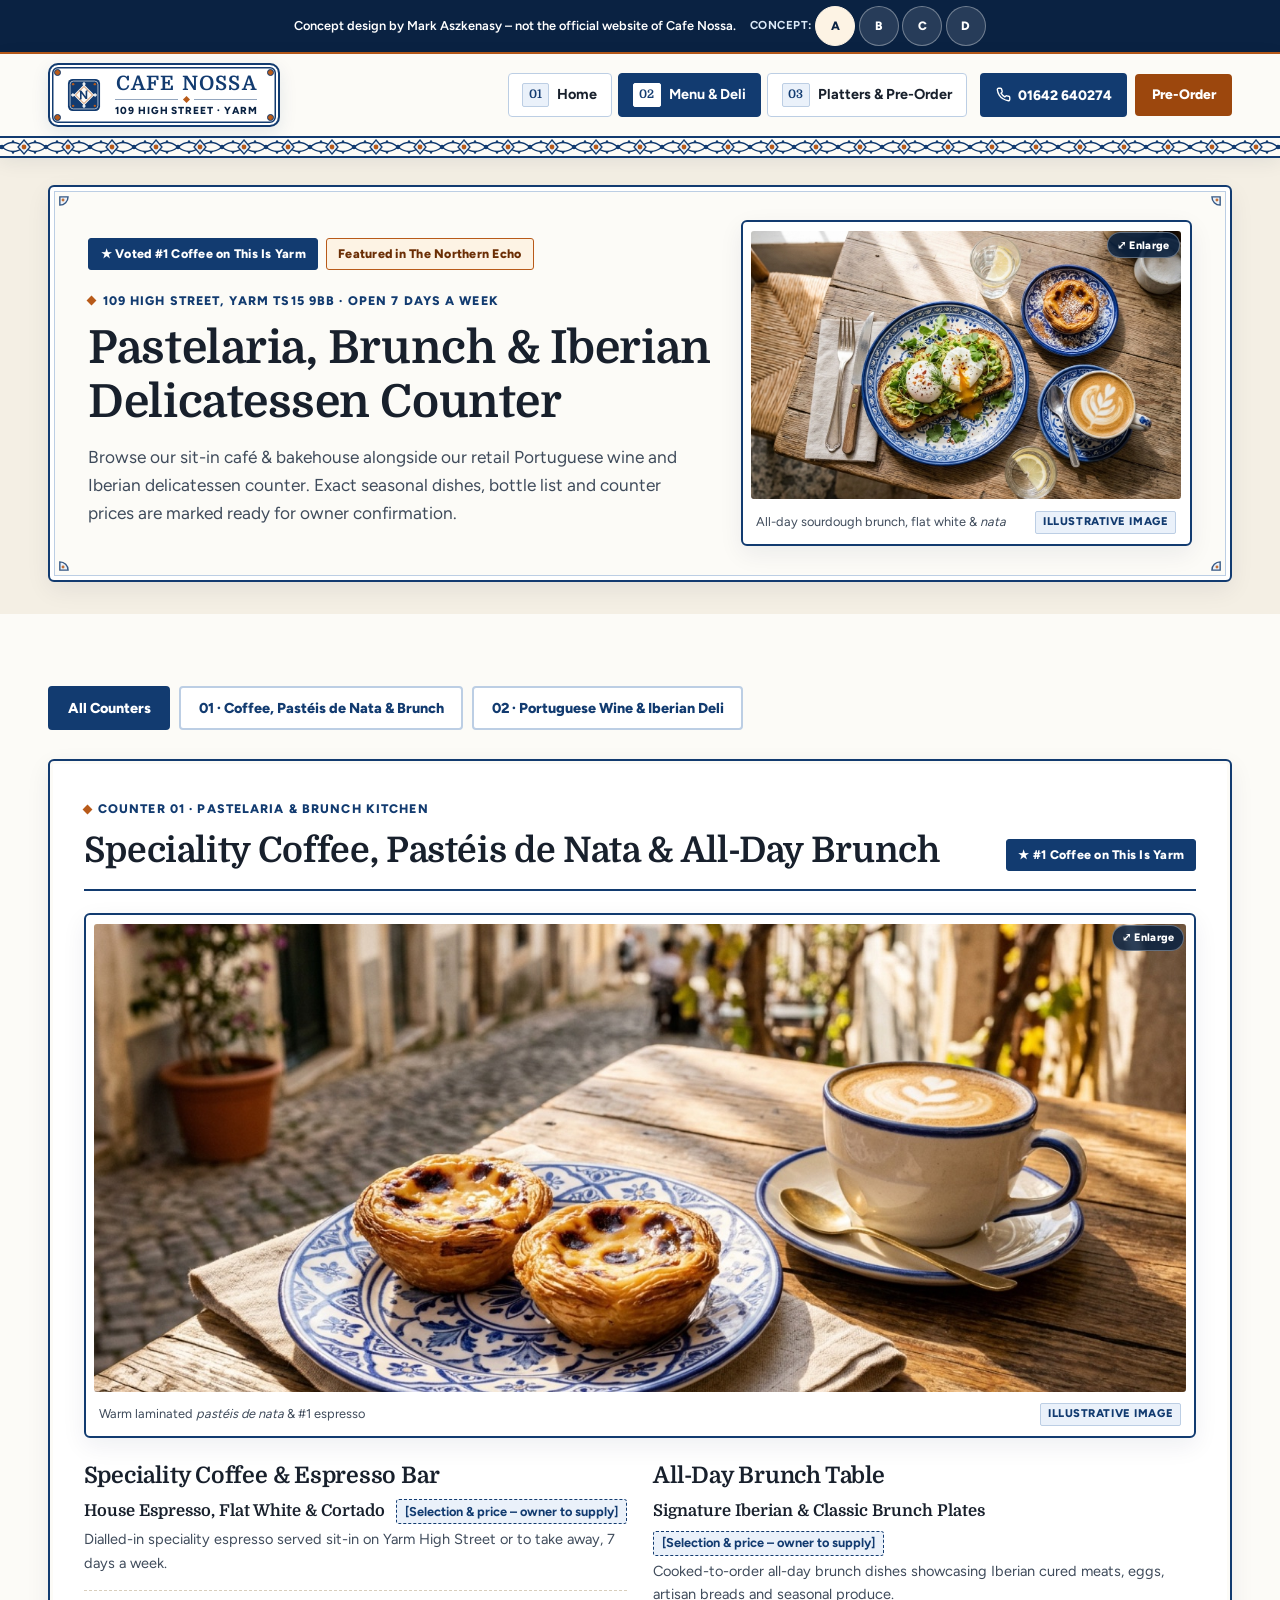
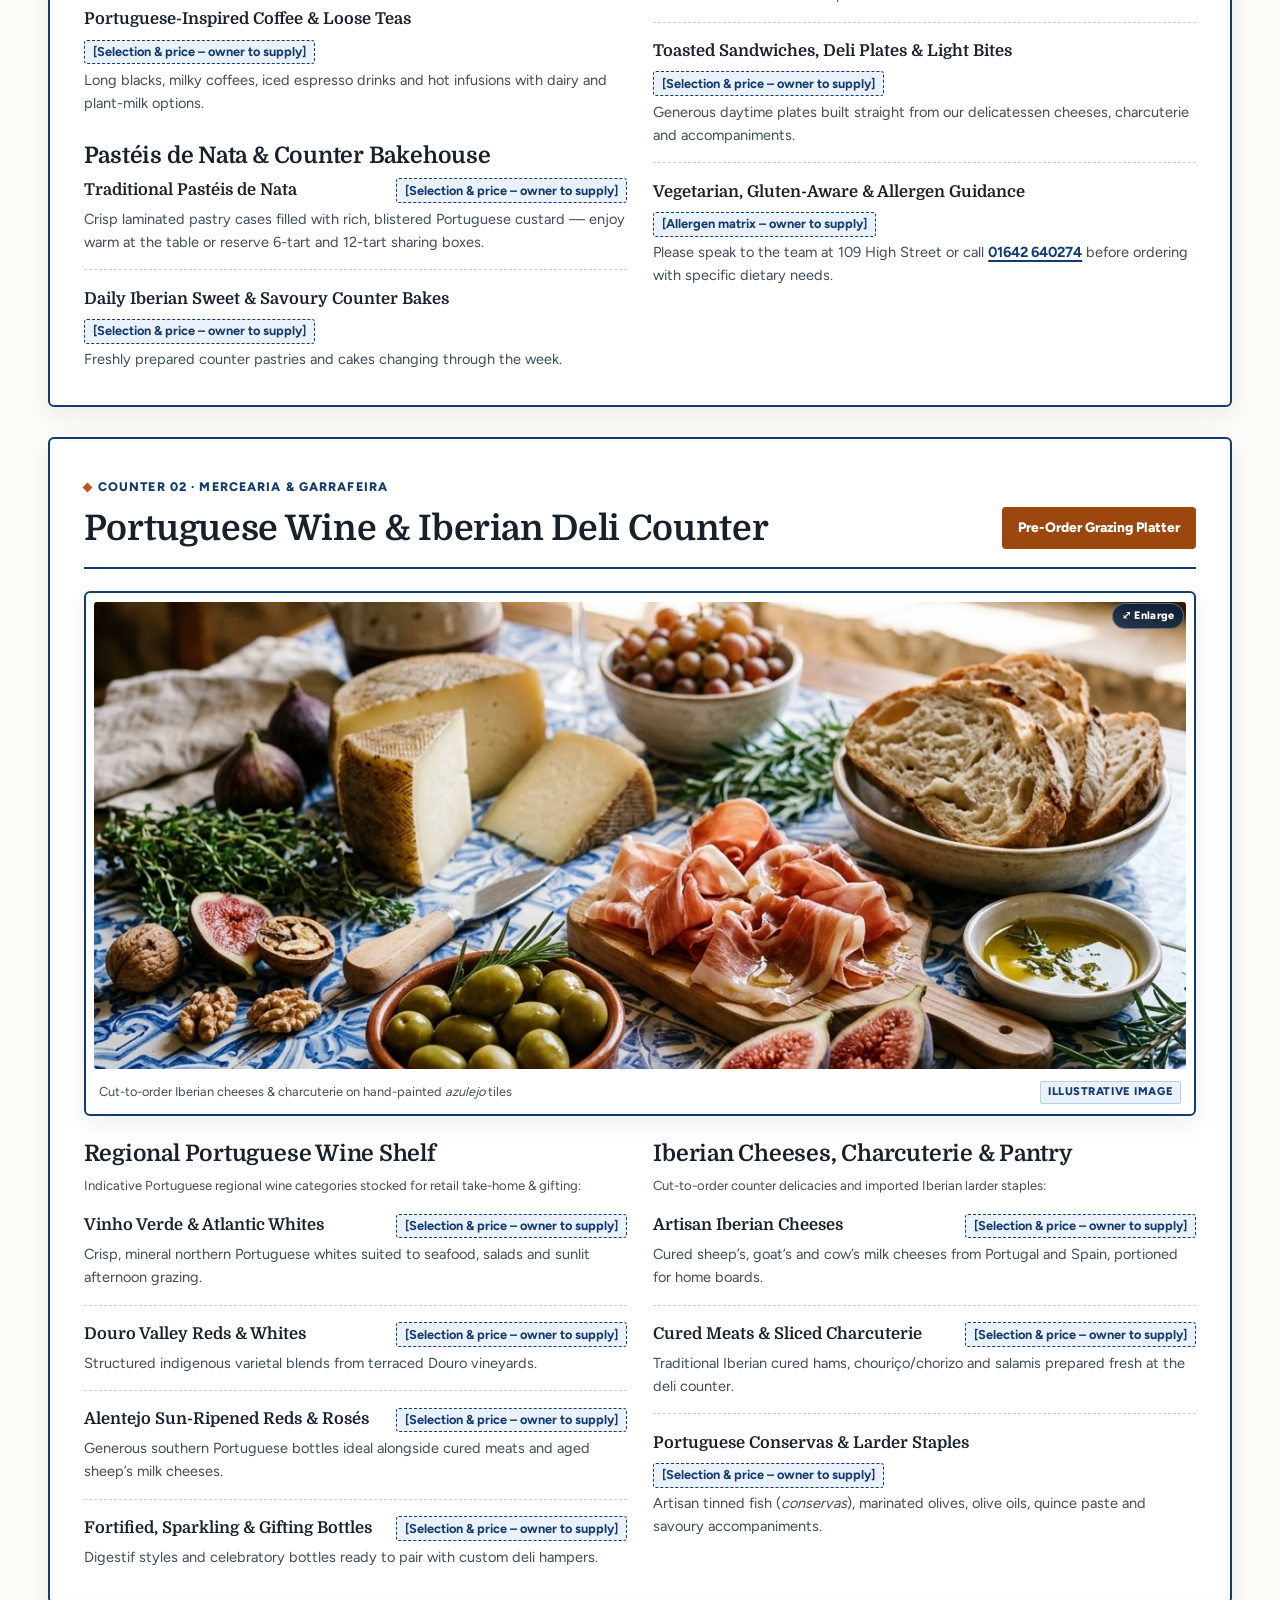
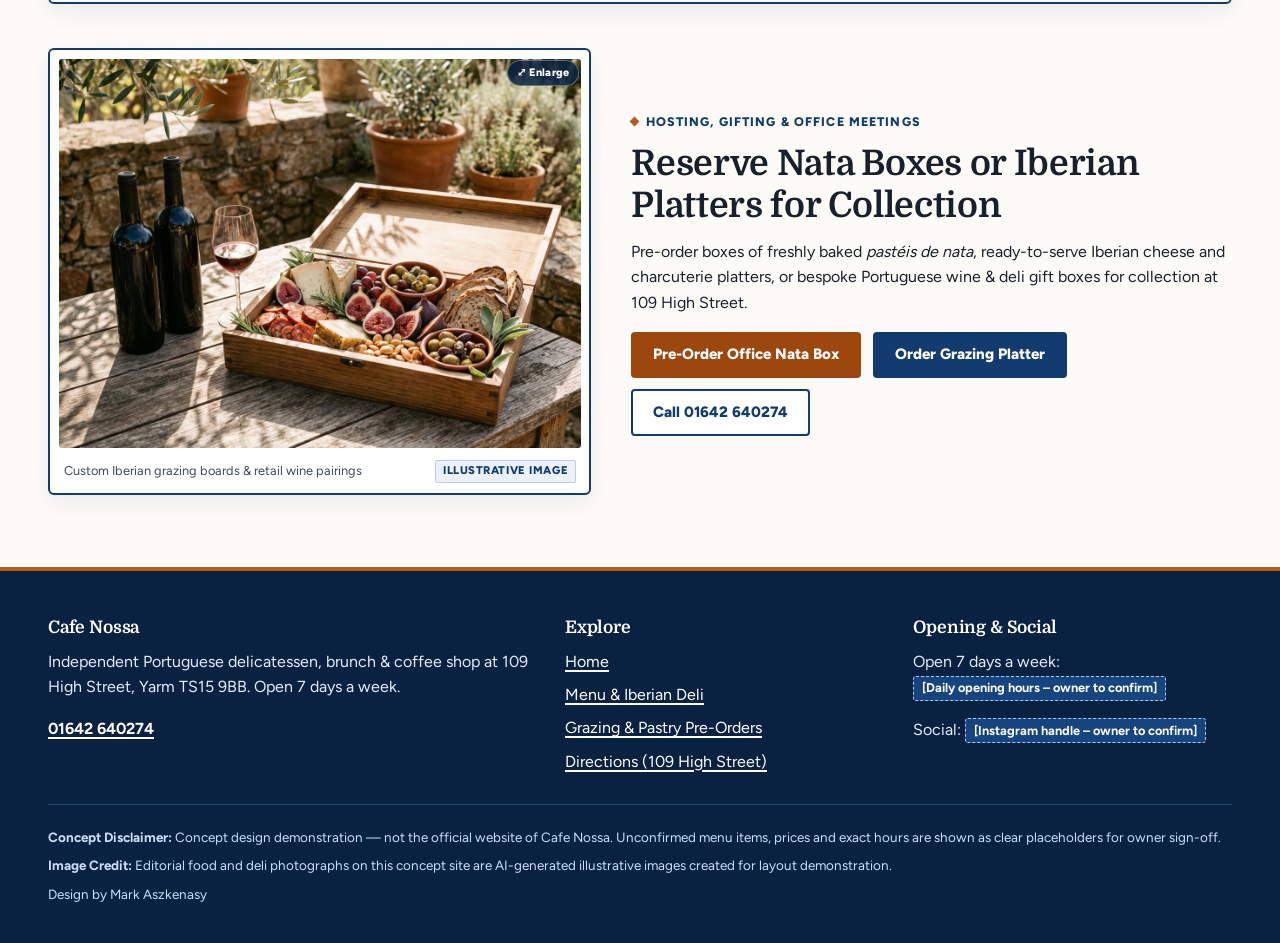
<file: menu-deli.html>
<!DOCTYPE html>
<html lang="en-GB">
<head>
  <meta charset="utf-8">
  <meta name="viewport" content="width=device-width, initial-scale=1">
  <meta name="robots" content="noindex, nofollow">
  <meta name="theme-color" content="#0A2242">
  <title>Menu &amp; Iberian Deli Counter | Cafe Nossa, Yarm</title>
  <meta name="description" content="Explore Cafe Nossa's speciality coffee, pastéis de nata, all-day brunch, regional Portuguese wines and Iberian delicatessen counter at 109 High Street, Yarm.">
  <link rel="icon" type="image/svg+xml" href="favicon.svg">
  <link rel="stylesheet" href="css/styles.css">
</head>
<body>
  <a class="skip-link" href="#main-content">Skip to main content</a>

  <div class="concept-banner" role="region" aria-label="Concept demonstration notice">
    <div class="concept-banner-inner">
      <p>Concept design by Mark Aszkenasy – not the official website of Cafe Nossa.</p>
      <nav class="concept-switcher" aria-label="Switch concept design">
        <span class="concept-switcher-label">Concept:</span>
        <a class="concept-pill is-active" href="index.html" aria-current="true">A</a>
        <a class="concept-pill" href="b/index.html">B</a>
        <a class="concept-pill" href="c/index.html">C</a>
        <a class="concept-pill" href="d/index.html">D</a>
      </nav>
    </div>
  </div>

  <!-- Lisbon Porcelain Placa Toponímica Header + Repeating Azulejo Tile Frieze -->
  <header class="site-header">
    <div class="container header-bar">
      <a class="placa-cartouche" href="index.html" aria-label="Cafe Nossa — 109 High Street, Yarm">
        <span class="placa-corner tl" aria-hidden="true"></span>
        <span class="placa-corner tr" aria-hidden="true"></span>
        <span class="placa-corner bl" aria-hidden="true"></span>
        <span class="placa-corner br" aria-hidden="true"></span>
        <img class="placa-emblem" src="images/logo-mark.svg" width="36" height="36" alt="Cafe Nossa azulejo ceramic tile emblem">
        <span class="placa-inscription">
          <span class="placa-title">Cafe Nossa</span>
          <span class="placa-rule" aria-hidden="true"><span class="placa-diamond"></span></span>
          <span class="placa-street">109 High Street · Yarm</span>
        </span>
      </a>

      <button class="nav-toggle" type="button" aria-expanded="false" aria-controls="primary-nav">
        <svg viewBox="0 0 24 24" fill="none" stroke="currentColor" stroke-width="2.2" aria-hidden="true">
          <path stroke-linecap="round" d="M4 7h16M4 12h16M4 17h16"/>
        </svg>
        <span>Menu</span>
      </button>

      <nav class="site-nav" id="primary-nav" aria-label="Primary navigation">
        <ul class="nav-list">
          <li>
            <a class="nav-link" href="index.html">
              <span class="nav-tile-num" aria-hidden="true">01</span>
              <span>Home</span>
            </a>
          </li>
          <li>
            <a class="nav-link" href="menu-deli.html" aria-current="page">
              <span class="nav-tile-num" aria-hidden="true">02</span>
              <span>Menu &amp; Deli</span>
            </a>
          </li>
          <li>
            <a class="nav-link" href="boxes-preorder.html">
              <span class="nav-tile-num" aria-hidden="true">03</span>
              <span>Platters &amp; Pre-Order</span>
            </a>
          </li>
        </ul>
        <div class="header-cta-group">
          <a class="cobalt-phone-badge" href="tel:01642640274">
            <svg width="15" height="15" viewBox="0 0 24 24" fill="none" stroke="currentColor" stroke-width="2.2" aria-hidden="true">
              <path d="M22 16.92v3a2 2 0 0 1-2.18 2 19.79 19.79 0 0 1-8.63-3.07 19.5 19.5 0 0 1-6-6 19.79 19.79 0 0 1-3.07-8.67A2 2 0 0 1 4.11 2h3a2 2 0 0 1 2 1.72c.12.96.36 1.9.7 2.81a2 2 0 0 1-.45 2.11L8.09 9.91a16 16 0 0 0 6 6l1.27-1.27a2 2 0 0 1 2.11-.45c.91.34 1.85.58 2.81.7A2 2 0 0 1 22 16.92z"/>
            </svg>
            <span>01642 640274</span>
          </a>
          <a class="btn btn-primary btn-sm" href="boxes-preorder.html">Pre-Order</a>
        </div>
      </nav>
    </div>
    <div class="azulejo-frieze" aria-hidden="true"></div>
  </header>

  <main id="main-content">
    <section class="ceramic-subhero" aria-labelledby="page-heading">
      <div class="container">
        <div class="ceramic-subhero-frame">
          <svg class="corner-rosette tl" viewBox="0 0 24 24" fill="none" aria-hidden="true">
            <path d="M2 2h9a9 9 0 0 1-9 9V2z" fill="#EAF1FA" stroke="#123B70" stroke-width="1.5"/>
            <circle cx="5.5" cy="5.5" r="1.6" fill="#B85A19"/>
          </svg>
          <svg class="corner-rosette tr" viewBox="0 0 24 24" fill="none" aria-hidden="true">
            <path d="M22 2h-9a9 9 0 0 0 9 9V2z" fill="#EAF1FA" stroke="#123B70" stroke-width="1.5"/>
            <circle cx="18.5" cy="5.5" r="1.6" fill="#B85A19"/>
          </svg>
          <svg class="corner-rosette bl" viewBox="0 0 24 24" fill="none" aria-hidden="true">
            <path d="M2 22h9a9 9 0 0 0-9-9v9z" fill="#EAF1FA" stroke="#123B70" stroke-width="1.5"/>
            <circle cx="5.5" cy="18.5" r="1.6" fill="#B85A19"/>
          </svg>
          <svg class="corner-rosette br" viewBox="0 0 24 24" fill="none" aria-hidden="true">
            <path d="M22 22h-9a9 9 0 0 1 9-9v9z" fill="#EAF1FA" stroke="#123B70" stroke-width="1.5"/>
            <circle cx="18.5" cy="18.5" r="1.6" fill="#B85A19"/>
          </svg>

          <div class="subhero-split-grid">
            <div>
              <div class="honour-row">
                <span class="honour-medallion">★ Voted #1 Coffee on This Is Yarm</span>
                <span class="honour-medallion echo">Featured in The Northern Echo</span>
              </div>
              <span class="eyebrow">109 High Street, Yarm TS15 9BB · Open 7 Days a Week</span>
              <h1 id="page-heading">Pastelaria, Brunch &amp; Iberian Delicatessen Counter</h1>
              <p class="lead">
                Browse our sit-in café &amp; bakehouse alongside our retail Portuguese wine and Iberian delicatessen counter. Exact seasonal dishes, bottle list and counter prices are marked ready for owner confirmation.
              </p>
            </div>

            <figure class="editorial-figure subhero-media lightbox-trigger" data-lightbox data-caption="Sunlit all-day brunch sourdough poached eggs, flat white latte art &amp; pastel de nata" tabindex="0" role="button" aria-label="Enlarge illustrative image: All-day brunch sourdough poached eggs, flat white and pastel de nata">
              <img
                src="images/detail-2.jpg"
                width="1200"
                height="896"
                alt="Sunlit all-day brunch sourdough poached eggs alongside flat white latte art and a warm pastel de nata"
              >
              <span class="zoom-pill-hint" aria-hidden="true">⤢ Enlarge</span>
              <figcaption>
                <span>All-day sourdough brunch, flat white &amp; <em>nata</em></span>
                <span class="illustrative-tag">Illustrative image</span>
              </figcaption>
            </figure>
          </div>
        </div>
      </div>
    </section>

    <section class="section" aria-label="Menu and delicatessen showcase">
      <div class="container">
        <!-- Interactive Ceramic Tile Filter Controls -->
        <div class="filter-tabs" role="group" aria-label="Filter counter sections">
          <button type="button" class="tab-btn" data-counter-filter="all" aria-pressed="true">
            All Counters
          </button>
          <button type="button" class="tab-btn" data-counter-filter="coffee-brunch" aria-pressed="false">
            01 · Coffee, Pastéis de Nata &amp; Brunch
          </button>
          <button type="button" class="tab-btn" data-counter-filter="wine-deli" aria-pressed="false">
            02 · Portuguese Wine &amp; Iberian Deli
          </button>
        </div>

        <!-- COUNTER 01: Speciality Coffee, Pastéis de Nata & All-Day Brunch -->
        <div class="menu-section-block" id="coffee-brunch" data-counter-section="coffee-brunch">
          <article class="menu-board" aria-labelledby="board-coffee-title">
            <div class="menu-board-header">
              <div>
                <span class="eyebrow">Counter 01 · Pastelaria &amp; Brunch Kitchen</span>
                <h2 id="board-coffee-title" style="margin-bottom: 0;">Speciality Coffee, Pastéis de Nata &amp; All-Day Brunch</h2>
              </div>
              <span class="honour-medallion">★ #1 Coffee on This Is Yarm</span>
            </div>

            <figure class="editorial-figure lightbox-trigger" style="margin-bottom: 1.5rem;" data-lightbox data-caption="Warm laminated pastéis de nata &amp; community-voted #1 speciality coffee" tabindex="0" role="button" aria-label="Enlarge illustrative image: Pastéis de nata and speciality coffee">
              <img
                src="images/hero.jpg"
                width="1440"
                height="803"
                alt="Two golden custard pastéis de nata on a hand-painted blue-and-white Portuguese ceramic plate beside speciality coffee"
                loading="lazy"
                style="aspect-ratio: 21 / 9; object-fit: cover;"
              >
              <span class="zoom-pill-hint" aria-hidden="true">⤢ Enlarge</span>
              <figcaption>
                <span>Warm laminated <em>pastéis de nata</em> &amp; #1 espresso</span>
                <span class="illustrative-tag">Illustrative image</span>
              </figcaption>
            </figure>

            <div class="menu-category-grid">
              <div>
                <h3>Speciality Coffee &amp; Espresso Bar</h3>
                <ul class="menu-item-list">
                  <li class="menu-item">
                    <div class="menu-item-top">
                      <span class="menu-item-title">House Espresso, Flat White &amp; Cortado</span>
                      <span class="ph">[Selection &amp; price – owner to supply]</span>
                    </div>
                    <p class="menu-item-desc">Dialled-in speciality espresso served sit-in on Yarm High Street or to take away, 7 days a week.</p>
                  </li>
                  <li class="menu-item">
                    <div class="menu-item-top">
                      <span class="menu-item-title">Portuguese-Inspired Coffee &amp; Loose Teas</span>
                      <span class="ph">[Selection &amp; price – owner to supply]</span>
                    </div>
                    <p class="menu-item-desc">Long blacks, milky coffees, iced espresso drinks and hot infusions with dairy and plant-milk options.</p>
                  </li>
                </ul>

                <h3 style="margin-top: 1.65rem;">Pastéis de Nata &amp; Counter Bakehouse</h3>
                <ul class="menu-item-list">
                  <li class="menu-item">
                    <div class="menu-item-top">
                      <span class="menu-item-title">Traditional Pastéis de Nata</span>
                      <span class="ph">[Selection &amp; price – owner to supply]</span>
                    </div>
                    <p class="menu-item-desc">Crisp laminated pastry cases filled with rich, blistered Portuguese custard — enjoy warm at the table or reserve 6-tart and 12-tart sharing boxes.</p>
                  </li>
                  <li class="menu-item">
                    <div class="menu-item-top">
                      <span class="menu-item-title">Daily Iberian Sweet &amp; Savoury Counter Bakes</span>
                      <span class="ph">[Selection &amp; price – owner to supply]</span>
                    </div>
                    <p class="menu-item-desc">Freshly prepared counter pastries and cakes changing through the week.</p>
                  </li>
                </ul>
              </div>

              <div>
                <h3>All-Day Brunch Table</h3>
                <ul class="menu-item-list">
                  <li class="menu-item">
                    <div class="menu-item-top">
                      <span class="menu-item-title">Signature Iberian &amp; Classic Brunch Plates</span>
                      <span class="ph">[Selection &amp; price – owner to supply]</span>
                    </div>
                    <p class="menu-item-desc">Cooked-to-order all-day brunch dishes showcasing Iberian cured meats, eggs, artisan breads and seasonal produce.</p>
                  </li>
                  <li class="menu-item">
                    <div class="menu-item-top">
                      <span class="menu-item-title">Toasted Sandwiches, Deli Plates &amp; Light Bites</span>
                      <span class="ph">[Selection &amp; price – owner to supply]</span>
                    </div>
                    <p class="menu-item-desc">Generous daytime plates built straight from our delicatessen cheeses, charcuterie and accompaniments.</p>
                  </li>
                  <li class="menu-item">
                    <div class="menu-item-top">
                      <span class="menu-item-title">Vegetarian, Gluten-Aware &amp; Allergen Guidance</span>
                      <span class="ph">[Allergen matrix – owner to supply]</span>
                    </div>
                    <p class="menu-item-desc">Please speak to the team at 109 High Street or call <a href="tel:01642640274"><strong>01642 640274</strong></a> before ordering with specific dietary needs.</p>
                  </li>
                </ul>
              </div>
            </div>
          </article>
        </div>

        <!-- COUNTER 02: Portuguese Wine & Iberian Deli Counter -->
        <div class="menu-section-block" id="wine-deli" data-counter-section="wine-deli">
          <article class="menu-board" aria-labelledby="board-deli-title">
            <div class="menu-board-header">
              <div>
                <span class="eyebrow">Counter 02 · Mercearia &amp; Garrafeira</span>
                <h2 id="board-deli-title" style="margin-bottom: 0;">Portuguese Wine &amp; Iberian Deli Counter</h2>
              </div>
              <a class="btn btn-primary btn-sm" href="boxes-preorder.html?preset=grazing">Pre-Order Grazing Platter</a>
            </div>

            <figure class="editorial-figure lightbox-trigger" style="margin-bottom: 1.5rem;" data-lightbox data-caption="Abundant Iberian grazing board of cheeses, sliced charcuterie, figs &amp; olives on hand-painted blue-and-white Portuguese azulejo ceramic tiles" tabindex="0" role="button" aria-label="Enlarge illustrative image: Iberian grazing board on Portuguese azulejo tiles">
              <img
                src="images/detail-1.jpg"
                width="1200"
                height="896"
                alt="Abundant Iberian grazing board on hand-painted blue-and-white Portuguese azulejo ceramic tiles"
                loading="lazy"
                style="aspect-ratio: 21 / 9; object-fit: cover;"
              >
              <span class="zoom-pill-hint" aria-hidden="true">⤢ Enlarge</span>
              <figcaption>
                <span>Cut-to-order Iberian cheeses &amp; charcuterie on hand-painted <em>azulejo</em> tiles</span>
                <span class="illustrative-tag">Illustrative image</span>
              </figcaption>
            </figure>

            <div class="menu-category-grid">
              <div>
                <h3>Regional Portuguese Wine Shelf</h3>
                <p class="field-hint" style="margin-bottom: 1rem;">Indicative Portuguese regional wine categories stocked for retail take-home &amp; gifting:</p>
                <ul class="menu-item-list">
                  <li class="menu-item">
                    <div class="menu-item-top">
                      <span class="menu-item-title">Vinho Verde &amp; Atlantic Whites</span>
                      <span class="ph">[Selection &amp; price – owner to supply]</span>
                    </div>
                    <p class="menu-item-desc">Crisp, mineral northern Portuguese whites suited to seafood, salads and sunlit afternoon grazing.</p>
                  </li>
                  <li class="menu-item">
                    <div class="menu-item-top">
                      <span class="menu-item-title">Douro Valley Reds &amp; Whites</span>
                      <span class="ph">[Selection &amp; price – owner to supply]</span>
                    </div>
                    <p class="menu-item-desc">Structured indigenous varietal blends from terraced Douro vineyards.</p>
                  </li>
                  <li class="menu-item">
                    <div class="menu-item-top">
                      <span class="menu-item-title">Alentejo Sun-Ripened Reds &amp; Rosés</span>
                      <span class="ph">[Selection &amp; price – owner to supply]</span>
                    </div>
                    <p class="menu-item-desc">Generous southern Portuguese bottles ideal alongside cured meats and aged sheep’s milk cheeses.</p>
                  </li>
                  <li class="menu-item">
                    <div class="menu-item-top">
                      <span class="menu-item-title">Fortified, Sparkling &amp; Gifting Bottles</span>
                      <span class="ph">[Selection &amp; price – owner to supply]</span>
                    </div>
                    <p class="menu-item-desc">Digestif styles and celebratory bottles ready to pair with custom deli hampers.</p>
                  </li>
                </ul>
              </div>

              <div>
                <h3>Iberian Cheeses, Charcuterie &amp; Pantry</h3>
                <p class="field-hint" style="margin-bottom: 1rem;">Cut-to-order counter delicacies and imported Iberian larder staples:</p>
                <ul class="menu-item-list">
                  <li class="menu-item">
                    <div class="menu-item-top">
                      <span class="menu-item-title">Artisan Iberian Cheeses</span>
                      <span class="ph">[Selection &amp; price – owner to supply]</span>
                    </div>
                    <p class="menu-item-desc">Cured sheep’s, goat’s and cow’s milk cheeses from Portugal and Spain, portioned for home boards.</p>
                  </li>
                  <li class="menu-item">
                    <div class="menu-item-top">
                      <span class="menu-item-title">Cured Meats &amp; Sliced Charcuterie</span>
                      <span class="ph">[Selection &amp; price – owner to supply]</span>
                    </div>
                    <p class="menu-item-desc">Traditional Iberian cured hams, chouriço/chorizo and salamis prepared fresh at the deli counter.</p>
                  </li>
                  <li class="menu-item">
                    <div class="menu-item-top">
                      <span class="menu-item-title">Portuguese Conservas &amp; Larder Staples</span>
                      <span class="ph">[Selection &amp; price – owner to supply]</span>
                    </div>
                    <p class="menu-item-desc">Artisan tinned fish (<em>conservas</em>), marinated olives, olive oils, quince paste and savoury accompaniments.</p>
                  </li>
                </ul>
              </div>
            </div>
          </article>
        </div>

        <!-- Grazing Feature & Office Box Callout -->
        <div class="split-callout" style="margin-top: 2.75rem;">
          <figure class="editorial-figure lightbox-trigger" data-lightbox data-caption="Custom Iberian grazing boards &amp; regional Portuguese wine pairings" tabindex="0" role="button" aria-label="Enlarge illustrative image: Iberian grazing box and Portuguese wine">
            <img
              src="images/feature.jpg"
              width="1200"
              height="896"
              alt="Iberian grazing box of cured meats, cheeses, figs, olives and sourdough paired with Portuguese red wine"
              loading="lazy"
            >
            <span class="zoom-pill-hint" aria-hidden="true">⤢ Enlarge</span>
            <figcaption>
              <span>Custom Iberian grazing boards &amp; retail wine pairings</span>
              <span class="illustrative-tag">Illustrative image</span>
            </figcaption>
          </figure>

          <div>
            <span class="eyebrow">Hosting, Gifting &amp; Office Meetings</span>
            <h2>Reserve Nata Boxes or Iberian Platters for Collection</h2>
            <p>
              Pre-order boxes of freshly baked <em>pastéis de nata</em>, ready-to-serve Iberian cheese and charcuterie platters, or bespoke Portuguese wine &amp; deli gift boxes for collection at 109 High Street.
            </p>
            <div class="tile-cta-row">
              <a class="btn btn-primary" href="boxes-preorder.html?preset=nata12">Pre-Order Office Nata Box</a>
              <a class="btn btn-azulejo" href="boxes-preorder.html?preset=grazing">Order Grazing Platter</a>
              <a class="btn btn-outline" href="tel:01642640274">Call 01642 640274</a>
            </div>
          </div>
        </div>
      </div>
    </section>
  </main>

  <footer class="site-footer">
    <div class="container">
      <div class="footer-grid">
        <div>
          <h3>Cafe Nossa</h3>
          <p>Independent Portuguese delicatessen, brunch &amp; coffee shop at 109 High Street, Yarm TS15 9BB. Open 7 days a week.</p>
          <p><a href="tel:01642640274"><strong>01642 640274</strong></a></p>
        </div>
        <div>
          <h3>Explore</h3>
          <ul class="footer-links">
            <li><a href="index.html">Home</a></li>
            <li><a href="menu-deli.html">Menu &amp; Iberian Deli</a></li>
            <li><a href="boxes-preorder.html">Grazing &amp; Pastry Pre-Orders</a></li>
            <li><a href="https://www.google.com/maps/search/?api=1&amp;query=Cafe+Nossa+109+High+Street+Yarm+TS15+9BB" target="_blank" rel="noopener noreferrer">Directions (109 High Street)</a></li>
          </ul>
        </div>
        <div>
          <h3>Opening &amp; Social</h3>
          <p>Open 7 days a week:<br><span class="ph ph-dark">[Daily opening hours – owner to confirm]</span></p>
          <p>Social: <span class="ph ph-dark">[Instagram handle – owner to confirm]</span></p>
        </div>
      </div>

      <div class="footer-legal">
        <p><strong>Concept Disclaimer:</strong> Concept design demonstration — not the official website of Cafe Nossa. Unconfirmed menu items, prices and exact hours are shown as clear placeholders for owner sign-off.</p>
        <p><strong>Image Credit:</strong> Editorial food and deli photographs on this concept site are AI-generated illustrative images created for layout demonstration.</p>
        <p>Design by Mark Aszkenasy</p>
      </div>
    </div>
  </footer>

  <div class="mobile-action-bar" role="region" aria-label="Quick mobile actions">
    <a class="btn btn-call-mobile" href="tel:01642640274">Call 01642 640274</a>
    <a class="btn btn-primary" href="boxes-preorder.html">Pre-Order Box</a>
  </div>

  <dialog class="photo-lightbox" id="photo-lightbox" aria-label="Editorial photo viewer">
    <div class="lightbox-card">
      <div class="lightbox-top">
        <span class="illustrative-tag">Illustrative image</span>
        <button type="button" class="lightbox-close" data-lightbox-close aria-label="Close photo preview">✕</button>
      </div>
      <div class="lightbox-media">
        <img id="lightbox-img" src="images/hero.jpg" alt="">
      </div>
      <div class="lightbox-footer">
        <p id="lightbox-caption" class="lightbox-caption"></p>
        <a class="btn btn-primary btn-sm" href="boxes-preorder.html#preorder-form" data-lightbox-cta>Pre-Order Boxes &amp; Platters →</a>
      </div>
    </div>
  </dialog>

  <div id="micro-toast" class="micro-toast" role="status" aria-live="polite" hidden></div>

  <script src="js/main.js"></script>
</body>
</html>
</file>
<file: css/styles.css>
/* ==========================================================================
   Cafe Nossa — Lisbon Porcelain Placa Toponímica & Azulejo Ceramic Bento Mosaic
   Concept Demonstration Stylesheet (Self-hosted WOFF2 fonts, WCAG AA+ compliant)
   ========================================================================== */

@font-face {
  font-family: 'Domine';
  src: url('../fonts/domine-latin.woff2') format('woff2');
  font-weight: 400 700;
  font-style: normal;
  font-display: swap;
}

@font-face {
  font-family: 'Figtree';
  src: url('../fonts/figtree-latin.woff2') format('woff2');
  font-weight: 300 800;
  font-style: normal;
  font-display: swap;
}

:root {
  /* Lisbon Ceramic & Sunlit Limestone Palette */
  --porcelain: #FCFBF7;
  --tile-white: #FFFFFF;
  --limestone: #F4EFE4;
  --mortar: #E5DEC9;
  --cobalt: #123B70;
  --cobalt-hover: #0D2D57;
  --cobalt-deep: #0A2242;
  --cobalt-wash: #EAF1FA;
  --cobalt-line: #BCCEE4;
  --ochre: #B85A19;
  --ochre-btn: #9C470D;       /* 6.15:1 contrast with #FFFFFF */
  --ochre-hover: #7D3708;     /* 8.30:1 contrast with #FFFFFF */
  --ochre-glaze: #FDF3E4;
  --ochre-border: #DFB589;
  --ink: #18202C;             /* 15.8:1 on porcelain */
  --ink-muted: #3F4B5B;       /* 8.5:1 on porcelain */
  --border-warm: #D8CEBC;

  --radius-tile: 4px;
  --radius-placa: 10px;
  --shadow-tile: 0 8px 24px rgba(10, 34, 66, 0.07);
  --shadow-placa: 0 6px 18px rgba(18, 59, 112, 0.10);
  --font-serif: 'Domine', Georgia, 'Times New Roman', serif;
  --font-sans: 'Figtree', -apple-system, BlinkMacSystemFont, 'Segoe UI', sans-serif;
  --container-max: 1240px;
}

*,
*::before,
*::after {
  box-sizing: border-box;
}

html {
  scroll-behavior: smooth;
  -webkit-text-size-adjust: 100%;
  overflow-x: clip;
}

body {
  margin: 0;
  font-family: var(--font-sans);
  font-size: 1rem;
  line-height: 1.6;
  color: var(--ink);
  background-color: var(--porcelain);
  overflow-x: clip;
  padding-bottom: 5.25rem; /* Space for solid opaque sticky mobile bottom dock */
}

@media (min-width: 980px) {
  body {
    padding-bottom: 0;
  }
}

img,
svg {
  max-width: 100%;
  height: auto;
  display: block;
}

a {
  color: var(--cobalt);
  text-decoration-thickness: 1.5px;
  text-underline-offset: 3px;
  transition: color 0.18s ease, background-color 0.18s ease, border-color 0.18s ease;
}

a:hover {
  color: var(--ochre-btn);
}

:focus-visible {
  outline: 3px solid var(--ochre-btn);
  outline-offset: 3px;
}

.sr-only {
  position: absolute;
  width: 1px;
  height: 1px;
  padding: 0;
  margin: -1px;
  overflow: hidden;
  clip: rect(0, 0, 0, 0);
  white-space: nowrap;
  border: 0;
}

.skip-link {
  position: absolute;
  left: -9999px;
  top: 0;
  z-index: 300;
  background: var(--cobalt-deep);
  color: #FFFFFF;
  padding: 0.75rem 1.25rem;
  font-weight: 700;
  text-decoration: none;
}

.skip-link:focus {
  left: 0;
}

/* Typography */
h1, h2, h3, h4 {
  font-family: var(--font-serif);
  color: var(--ink);
  line-height: 1.2;
  margin-top: 0;
  letter-spacing: -0.01em;
}

h1 {
  font-size: clamp(1.75rem, 3.6vw, 2.85rem);
  font-weight: 700;
  margin-bottom: 0.9rem;
}

h2 {
  font-size: clamp(1.5rem, 2.8vw, 2.2rem);
  font-weight: 700;
  margin-bottom: 0.8rem;
}

h3 {
  font-size: clamp(1.18rem, 1.9vw, 1.42rem);
  font-weight: 700;
  margin-bottom: 0.5rem;
}

p {
  margin-top: 0;
  margin-bottom: 1rem;
}

.container {
  width: 100%;
  max-width: var(--container-max);
  margin: 0 auto;
  padding: 0 0.95rem;
}

@media (min-width: 768px) {
  .container {
    padding: 0 1.75rem;
  }
}

/* ==========================================================================
   1. Persistent Slim Top Concept Banner (Compact <= 84px on 390px Mobile)
   ========================================================================== */
.concept-banner {
  background-color: var(--cobalt-deep);
  color: #FFFFFF;
  font-size: 0.72rem;
  line-height: 1.26;
  font-weight: 600;
  padding: 0.26rem 0.6rem;
  border-bottom: 2px solid var(--ochre);
}

@media (min-width: 720px) {
  .concept-banner {
    font-size: 0.8rem;
    line-height: 1.35;
    padding: 0.36rem 0.85rem;
  }
}

.concept-banner p {
  margin: 0;
  min-width: 0;
}

/* Honest Placeholder Badge (.ph) — Zero-invention compliance */
.ph {
  display: inline-block;
  max-width: 100%;
  font-family: var(--font-sans);
  font-size: 0.8rem;
  font-weight: 700;
  line-height: 1.38;
  color: var(--cobalt);
  background-color: var(--cobalt-wash);
  border: 1px dashed var(--cobalt);
  border-radius: 3px;
  padding: 0.16rem 0.5rem;
  overflow-wrap: anywhere;
  word-break: break-word;
  vertical-align: middle;
}

.ph-dark {
  color: #FCFBF7;
  background-color: #16447F;
  border-color: #A8C8EE;
}

.ph-ochre {
  color: #6B2E05;
  background-color: #FFF9F0;
  border-color: #B85A19;
}

/* ==========================================================================
   2. Bespoke Header: Lisbon Porcelain Street-Plaque (Placa Toponímica)
      + Ceramic Tile-Tab Nav + Hand-Painted SVG Azulejo Frieze
   ========================================================================== */
.site-header {
  position: sticky;
  top: 0;
  z-index: 100;
  background-color: var(--porcelain);
  box-shadow: 0 4px 18px rgba(10, 34, 66, 0.08);
}

.header-bar {
  display: flex;
  align-items: center;
  justify-content: space-between;
  gap: 0.65rem;
  padding-top: 0.6rem;
  padding-bottom: 0.6rem;
  position: relative;
}

/* Authentic Lisbon Glazed Porcelain Street Plaque Cartouche */
.placa-cartouche {
  position: relative;
  display: inline-flex;
  align-items: center;
  gap: 0.65rem;
  background-color: var(--tile-white);
  color: var(--cobalt);
  text-decoration: none;
  padding: 0.48rem 0.85rem;
  border: 2px solid var(--cobalt);
  border-radius: var(--radius-placa);
  box-shadow:
    inset 0 0 0 2px var(--tile-white),
    inset 0 0 0 3.5px var(--cobalt),
    var(--shadow-placa);
  min-width: 0;
  max-width: calc(100% - 92px);
}

.placa-cartouche:hover {
  color: var(--cobalt-deep);
  background-color: #F7FAFE;
}

/* Scalloped / Notched Corner Flourish Dots on the Placa */
.placa-corner {
  position: absolute;
  width: 7px;
  height: 7px;
  border: 1.5px solid var(--cobalt);
  background-color: var(--ochre);
  border-radius: 50%;
  pointer-events: none;
}

.placa-corner.tl { top: 4px; left: 4px; }
.placa-corner.tr { top: 4px; right: 4px; }
.placa-corner.bl { bottom: 4px; left: 4px; }
.placa-corner.br { bottom: 4px; right: 4px; }

.placa-emblem {
  width: 34px;
  height: 34px;
  flex-shrink: 0;
}

@media (max-width: 389px) {
  .placa-emblem {
    width: 28px;
    height: 28px;
  }
  .placa-cartouche {
    padding: 0.42rem 0.68rem;
    gap: 0.45rem;
  }
}

.placa-inscription {
  display: flex;
  flex-direction: column;
  align-items: center;
  text-align: center;
  min-width: 0;
  padding: 0 0.25rem;
}

.placa-title {
  font-family: var(--font-serif);
  font-size: clamp(0.98rem, 2.2vw, 1.24rem);
  font-weight: 700;
  letter-spacing: 0.06em;
  text-transform: uppercase;
  color: var(--cobalt);
  line-height: 1.1;
  white-space: nowrap;
}

.placa-rule {
  display: flex;
  align-items: center;
  gap: 0.35rem;
  width: 100%;
  margin: 0.14rem 0;
}

.placa-rule::before,
.placa-rule::after {
  content: "";
  flex: 1;
  height: 1px;
  background-color: var(--cobalt);
  opacity: 0.45;
}

.placa-diamond {
  width: 5px;
  height: 5px;
  background-color: var(--ochre);
  transform: rotate(45deg);
  flex-shrink: 0;
}

.placa-street {
  font-family: var(--font-sans);
  font-size: 0.64rem;
  font-weight: 800;
  letter-spacing: 0.09em;
  text-transform: uppercase;
  color: var(--cobalt-deep);
  line-height: 1.15;
  white-space: nowrap;
}

@media (max-width: 375px) {
  .placa-street {
    font-size: 0.58rem;
    letter-spacing: 0.05em;
  }
}

/* Mobile Ceramic Menu Toggle */
.nav-toggle {
  display: inline-flex;
  align-items: center;
  justify-content: center;
  gap: 0.38rem;
  background-color: var(--tile-white);
  color: var(--cobalt);
  border: 2px solid var(--cobalt);
  border-radius: var(--radius-tile);
  padding: 0.5rem 0.7rem;
  font-family: var(--font-sans);
  font-size: 0.86rem;
  font-weight: 800;
  letter-spacing: 0.03em;
  cursor: pointer;
  flex-shrink: 0;
  min-height: 44px;
}

.nav-toggle:hover {
  background-color: var(--cobalt-wash);
}

.nav-toggle svg {
  width: 19px;
  height: 19px;
}

/* Ceramic Tile-Tab Navigation */
.site-nav {
  display: none;
  position: absolute;
  top: 100%;
  left: 0;
  right: 0;
  background-color: var(--porcelain);
  border-top: 2px solid var(--cobalt);
  border-bottom: 3px solid var(--cobalt);
  box-shadow: 0 18px 36px rgba(10, 34, 66, 0.16);
  padding: 0.95rem;
  z-index: 110;
}

.site-nav.is-open {
  display: block;
}

.nav-list {
  list-style: none;
  margin: 0;
  padding: 0;
  display: grid;
  gap: 0.45rem;
}

.nav-link {
  display: flex;
  align-items: center;
  gap: 0.5rem;
  padding: 0.68rem 0.85rem;
  background-color: var(--tile-white);
  border: 1.5px solid var(--cobalt-line);
  border-radius: var(--radius-tile);
  font-weight: 700;
  font-size: 0.94rem;
  color: var(--ink);
  text-decoration: none;
}

.nav-tile-num {
  font-family: var(--font-serif);
  font-size: 0.74rem;
  font-weight: 700;
  color: var(--cobalt);
  background-color: var(--cobalt-wash);
  border: 1px solid var(--cobalt-line);
  padding: 0.1rem 0.36rem;
  border-radius: 2px;
}

.nav-link:hover {
  border-color: var(--cobalt);
  background-color: var(--cobalt-wash);
  color: var(--cobalt);
}

.nav-link[aria-current="page"] {
  background-color: var(--cobalt);
  border-color: var(--cobalt);
  color: #FFFFFF;
}

.nav-link[aria-current="page"] .nav-tile-num {
  background-color: #FFFFFF;
  color: var(--cobalt);
  border-color: #FFFFFF;
}

.header-cta-group {
  margin-top: 0.75rem;
  padding-top: 0.75rem;
  border-top: 1px dashed var(--cobalt-line);
  display: grid;
  grid-template-columns: 1fr 1fr;
  gap: 0.5rem;
}

@media (max-width: 389px) {
  .header-cta-group {
    grid-template-columns: 1fr;
  }
}

.cobalt-phone-badge {
  display: inline-flex;
  align-items: center;
  justify-content: center;
  gap: 0.42rem;
  background-color: var(--cobalt);
  color: #FFFFFF;
  border: 2px solid var(--cobalt);
  border-radius: var(--radius-tile);
  padding: 0.54rem 0.85rem;
  font-weight: 800;
  font-size: 0.86rem;
  text-decoration: none;
  white-space: nowrap;
  min-height: 42px;
}

.cobalt-phone-badge:hover {
  background-color: var(--cobalt-hover);
  border-color: var(--cobalt-hover);
  color: #FFFFFF;
}

@media (min-width: 980px) {
  .nav-toggle {
    display: none;
  }

  .placa-cartouche {
    max-width: none;
    padding: 0.52rem 1.05rem;
  }

  .site-nav {
    display: flex !important;
    position: static;
    background: transparent;
    border: 0;
    box-shadow: none;
    padding: 0;
    align-items: center;
    gap: 0.85rem;
  }

  .nav-list {
    display: flex;
    align-items: center;
    gap: 0.4rem;
  }

  .nav-link {
    padding: 0.54rem 0.85rem;
    font-size: 0.9rem;
    white-space: nowrap;
  }

  .header-cta-group .btn {
    white-space: nowrap;
  }

  .header-cta-group {
    margin-top: 0;
    padding-top: 0;
    border-top: 0;
    display: flex;
    align-items: center;
    gap: 0.5rem;
  }
}

@media (min-width: 980px) and (max-width: 1200px) {
  .placa-cartouche {
    padding: 0.42rem 0.75rem;
    gap: 0.5rem;
  }
  .placa-title {
    font-size: 1.02rem;
  }
  .placa-street {
    font-size: 0.58rem;
    letter-spacing: 0.06em;
  }
  .site-nav {
    gap: 0.5rem;
  }
  .nav-list {
    gap: 0.3rem;
  }
  .nav-link {
    padding: 0.45rem 0.62rem;
    font-size: 0.8rem;
    gap: 0.35rem;
  }
  .cobalt-phone-badge {
    padding: 0.45rem 0.68rem;
    font-size: 0.79rem;
  }
  .header-cta-group .btn {
    padding: 0.45rem 0.75rem;
    font-size: 0.8rem;
    min-height: 40px;
  }
}

/* Repeating Hand-Crafted SVG Azulejo Blue-and-White Tile Frieze */
.azulejo-frieze {
  width: 100%;
  height: 22px;
  background-color: var(--tile-white);
  border-top: 2px solid var(--cobalt);
  border-bottom: 2px solid var(--cobalt);
  background-image: url("data:image/svg+xml,%3Csvg xmlns='http://www.w3.org/2000/svg' width='44' height='18' viewBox='0 0 44 18'%3E%3Crect width='44' height='18' fill='%23FCFBF7'/%3E%3Cpath d='M0 9 Q11 0 22 9 Q33 18 44 9' fill='none' stroke='%23123B70' stroke-width='1.35'/%3E%3Cpath d='M0 9 Q11 18 22 9 Q33 0 44 9' fill='none' stroke='%23123B70' stroke-width='1.35'/%3E%3Cpolygon points='22,2 28,9 22,16 16,9' fill='%23EAF1FA' stroke='%23123B70' stroke-width='1.3'/%3E%3Ccircle cx='22' cy='9' r='2.4' fill='%23B85A19'/%3E%3Ccircle cx='0' cy='9' r='2.3' fill='%23123B70'/%3E%3Ccircle cx='44' cy='9' r='2.3' fill='%23123B70'/%3E%3Ccircle cx='11' cy='3.5' r='1.2' fill='%23123B70'/%3E%3Ccircle cx='11' cy='14.5' r='1.2' fill='%23123B70'/%3E%3Ccircle cx='33' cy='3.5' r='1.2' fill='%23123B70'/%3E%3Ccircle cx='33' cy='14.5' r='1.2' fill='%23123B70'/%3E%3C/svg%3E");
  background-repeat: repeat-x;
  background-position: center;
}

/* ==========================================================================
   3. Ceramic Buttons & Medallions
   ========================================================================== */
.btn {
  display: inline-flex;
  align-items: center;
  justify-content: center;
  gap: 0.45rem;
  padding: 0.74rem 1.25rem;
  font-family: var(--font-sans);
  font-size: 0.94rem;
  font-weight: 800;
  line-height: 1.25;
  text-decoration: none;
  border-radius: var(--radius-tile);
  border: 2px solid transparent;
  cursor: pointer;
  text-align: center;
  min-height: 44px;
  transition: background-color 0.18s ease, color 0.18s ease, border-color 0.18s ease;
}

.btn-primary {
  background-color: var(--ochre-btn);
  color: #FFFFFF;
  border-color: var(--ochre-btn);
}

.btn-primary:hover {
  background-color: var(--ochre-hover);
  border-color: var(--ochre-hover);
  color: #FFFFFF;
}

.btn-azulejo {
  background-color: var(--cobalt);
  color: #FFFFFF;
  border-color: var(--cobalt);
}

.btn-azulejo:hover {
  background-color: var(--cobalt-hover);
  border-color: var(--cobalt-hover);
  color: #FFFFFF;
}

.btn-outline {
  background-color: var(--tile-white);
  color: var(--cobalt);
  border-color: var(--cobalt);
}

.btn-outline:hover {
  background-color: var(--cobalt);
  color: #FFFFFF;
}

.btn-sm {
  padding: 0.52rem 0.9rem;
  font-size: 0.86rem;
  min-height: 42px;
}

.honour-row {
  display: flex;
  flex-wrap: wrap;
  gap: 0.5rem;
  margin-bottom: 1rem;
}

.honour-medallion {
  display: inline-flex;
  align-items: center;
  gap: 0.38rem;
  font-size: 0.78rem;
  font-weight: 800;
  letter-spacing: 0.02em;
  padding: 0.32rem 0.7rem;
  border-radius: 3px;
  background-color: var(--cobalt);
  color: #FFFFFF;
  border: 1.5px solid var(--cobalt);
}

.honour-medallion.echo {
  background-color: var(--ochre-glaze);
  color: #6B2E05;
  border-color: var(--ochre);
}

.eyebrow {
  display: inline-flex;
  align-items: center;
  gap: 0.45rem;
  font-family: var(--font-sans);
  font-size: 0.78rem;
  font-weight: 800;
  letter-spacing: 0.09em;
  text-transform: uppercase;
  color: var(--cobalt);
  margin-bottom: 0.6rem;
}

.eyebrow::before {
  content: "";
  width: 7px;
  height: 7px;
  background-color: var(--ochre);
  transform: rotate(45deg);
  flex-shrink: 0;
}

.lead {
  font-size: clamp(1rem, 1.35vw, 1.13rem);
  color: var(--ink-muted);
  line-height: 1.62;
}

/* ==========================================================================
   4. Hero Spatial Composition: 4-Tile Asymmetric Portuguese Bento Mosaic
   ========================================================================== */
.mosaic-stage {
  padding: 1.35rem 0 2.5rem;
  background-color: var(--limestone);
  background-image: radial-gradient(rgba(18, 59, 112, 0.06) 1px, transparent 1px);
  background-size: 20px 20px;
}

@media (min-width: 980px) {
  .mosaic-stage {
    padding: 1.85rem 0 3.1rem;
  }
}

/* 12-Column Architectural Tile Bed with Mortar Grout Gaps */
.azulejo-bento-mosaic {
  display: grid;
  grid-template-columns: 1fr;
  gap: 10px;
  padding: 8px;
  background-color: var(--mortar);
  border: 2px solid var(--cobalt);
  border-radius: 6px;
  box-shadow: 0 16px 40px rgba(10, 34, 66, 0.10);
}

@media (min-width: 760px) {
  .azulejo-bento-mosaic {
    grid-template-columns: repeat(2, minmax(0, 1fr));
  }
  .tile-statement {
    grid-column: 1 / -1;
  }
  .tile-photo {
    grid-column: 1 / -1;
  }
}

@media (min-width: 1040px) {
  .azulejo-bento-mosaic {
    grid-template-columns: repeat(12, minmax(0, 1fr));
    grid-template-rows: auto auto;
    gap: 10px;
    padding: 10px;
  }

  /* Tile A: 7 cols, Top-Left */
  .tile-statement {
    grid-column: 1 / 8;
    grid-row: 1 / 2;
  }

  /* Tile B: 5 cols, Tall Right Spanning 2 Rows */
  .tile-photo {
    grid-column: 8 / 13;
    grid-row: 1 / 3;
  }

  /* Tile C: 3 cols, Bottom-Left */
  .tile-cobalt-plaque {
    grid-column: 1 / 4;
    grid-row: 2 / 3;
  }

  /* Tile D: 4 cols, Bottom-Center */
  .tile-ochre-builder {
    grid-column: 4 / 8;
    grid-row: 2 / 3;
  }
}

.mosaic-tile {
  position: relative;
  border: 2px solid var(--cobalt);
  border-radius: 3px;
  min-width: 0;
  overflow: hidden;
}

/* Corner Azulejo Rosettes for Tile A */
.corner-rosette {
  position: absolute;
  width: 22px;
  height: 22px;
  color: var(--cobalt);
  opacity: 0.85;
  pointer-events: none;
}

.corner-rosette.tl { top: 8px; left: 8px; }
.corner-rosette.tr { top: 8px; right: 8px; }
.corner-rosette.bl { bottom: 8px; left: 8px; }
.corner-rosette.br { bottom: 8px; right: 8px; }

/* TILE A: Glazed Porcelain Statement Tile */
.tile-statement {
  background-color: var(--porcelain);
  box-shadow: inset 0 0 0 4px var(--tile-white), inset 0 0 0 5px var(--cobalt-line);
  padding: 1.65rem 1.35rem;
  display: flex;
  flex-direction: column;
  justify-content: center;
}

@media (min-width: 768px) {
  .tile-statement {
    padding: 2.15rem 2.25rem;
  }
}

.tile-cta-row {
  display: flex;
  flex-wrap: wrap;
  gap: 0.7rem;
  margin-top: 0.5rem;
}

/* TILE B: Full-Bleed Sunlit Pastéis de Nata Photo Tile */
.tile-photo {
  margin: 0;
  background-color: var(--cobalt-deep);
  min-height: 215px;
  display: flex;
  flex-direction: column;
}

@media (max-width: 1039px) {
  .tile-photo {
    order: -1;
  }
  .tile-photo img {
    aspect-ratio: 16 / 10;
    min-height: 200px;
  }
}

@media (min-width: 1040px) {
  .tile-photo {
    min-height: 540px;
  }
}

.tile-photo img {
  width: 100%;
  height: 100%;
  min-height: 200px;
  object-fit: cover;
  flex: 1;
}

.porcelain-photo-caption {
  position: absolute;
  left: 10px;
  right: 10px;
  bottom: 10px;
  background-color: var(--porcelain);
  color: var(--ink);
  border: 2px solid var(--cobalt);
  box-shadow: inset 0 0 0 2px var(--tile-white), 0 6px 18px rgba(10, 34, 66, 0.25);
  padding: 0.5rem 0.75rem;
  font-size: 0.79rem;
  font-weight: 600;
  display: flex;
  flex-wrap: wrap;
  align-items: center;
  justify-content: space-between;
  gap: 0.35rem;
}

.illustrative-tag {
  font-weight: 800;
  color: var(--cobalt);
  text-transform: uppercase;
  font-size: 0.7rem;
  letter-spacing: 0.05em;
  background-color: var(--cobalt-wash);
  border: 1px solid var(--cobalt-line);
  padding: 0.1rem 0.42rem;
  border-radius: 2px;
}

/* TILE C: Deep Cobalt Glaze High Street Plaque */
.tile-cobalt-plaque {
  background: linear-gradient(165deg, var(--cobalt) 0%, var(--cobalt-deep) 100%);
  color: #FFFFFF;
  padding: 1.25rem 1.15rem;
  box-shadow: inset 0 0 0 3px rgba(252, 251, 247, 0.16);
  display: flex;
  flex-direction: column;
  justify-content: space-between;
  gap: 0.85rem;
}

.cobalt-plaque-kicker {
  display: inline-flex;
  align-items: center;
  gap: 0.38rem;
  font-size: 0.72rem;
  font-weight: 800;
  letter-spacing: 0.1em;
  text-transform: uppercase;
  color: #FAD9B4;
}

.cobalt-plaque-address {
  font-family: var(--font-serif);
  font-size: 1.08rem;
  font-weight: 700;
  line-height: 1.3;
  color: #FFFFFF;
  margin: 0.2rem 0 0.45rem;
}

.cobalt-plaque-phone {
  display: inline-flex;
  align-items: center;
  justify-content: center;
  gap: 0.4rem;
  width: 100%;
  background-color: var(--porcelain);
  color: var(--cobalt-deep);
  font-weight: 800;
  font-size: 0.92rem;
  padding: 0.55rem 0.75rem;
  border-radius: 3px;
  text-decoration: none;
  border: 1.5px solid #FFFFFF;
}

.cobalt-plaque-phone:hover {
  background-color: #E7F0FC;
  color: var(--cobalt-deep);
}

/* TILE D: Warm Custard-Ochre Interactive Quick Box Builder Tile */
.tile-ochre-builder {
  background-color: var(--ochre-glaze);
  border-color: var(--ochre);
  display: flex;
  flex-direction: column;
  justify-content: space-between;
}

.builder-glaze-header {
  background-color: var(--ochre-btn);
  color: #FFFFFF;
  padding: 0.52rem 0.95rem;
  font-size: 0.74rem;
  font-weight: 800;
  letter-spacing: 0.08em;
  text-transform: uppercase;
  display: flex;
  align-items: center;
  justify-content: space-between;
  gap: 0.5rem;
}

.quick-builder-form {
  padding: 0.95rem 1rem 1rem;
  display: flex;
  flex-direction: column;
  gap: 0.72rem;
  flex: 1;
  justify-content: space-between;
}

.qb-fieldset {
  border: 0;
  padding: 0;
  margin: 0;
  min-width: 0;
}

.qb-legend {
  font-family: var(--font-serif);
  font-size: 0.96rem;
  font-weight: 700;
  color: #4A1F04;
  margin-bottom: 0.5rem;
  padding: 0;
}

.qb-pills {
  display: grid;
  grid-template-columns: 1fr;
  gap: 0.42rem;
}

.qb-pill {
  display: flex;
  align-items: center;
  gap: 0.5rem;
  background-color: var(--tile-white);
  border: 1.5px solid var(--ochre-border);
  border-radius: 3px;
  padding: 0.46rem 0.65rem;
  font-size: 0.85rem;
  font-weight: 700;
  color: var(--ink);
  cursor: pointer;
  transition: border-color 0.15s ease, background-color 0.15s ease, color 0.15s ease;
}

.qb-pill:hover {
  border-color: var(--cobalt);
}

.qb-pill input[type="radio"] {
  accent-color: var(--cobalt);
  width: 16px;
  height: 16px;
  margin: 0;
  flex-shrink: 0;
}

.qb-pill:has(input:checked) {
  background-color: var(--cobalt);
  border-color: var(--cobalt);
  color: #FFFFFF;
}

.qb-pill:has(input:checked) input[type="radio"] {
  accent-color: #FFFFFF;
}

.qb-bottom-bar {
  display: flex;
  flex-wrap: wrap;
  align-items: center;
  justify-content: space-between;
  gap: 0.55rem;
  padding-top: 0.25rem;
}

.qb-qty-wrap {
  display: inline-flex;
  align-items: center;
  gap: 0.35rem;
}

.qb-qty-label {
  font-size: 0.8rem;
  font-weight: 800;
  color: #4A1F04;
}

.qb-stepper {
  display: inline-flex;
  align-items: center;
  background-color: var(--tile-white);
  border: 1.5px solid var(--cobalt);
  border-radius: 3px;
  overflow: hidden;
}

.qb-step-btn {
  background-color: var(--cobalt-wash);
  color: var(--cobalt);
  border: 0;
  width: 32px;
  height: 36px;
  font-size: 1rem;
  font-weight: 800;
  cursor: pointer;
  display: inline-flex;
  align-items: center;
  justify-content: center;
}

.qb-step-btn:hover {
  background-color: var(--cobalt);
  color: #FFFFFF;
}

.qb-stepper input[type="number"].qb-qty-input {
  width: 44px;
  height: 36px;
  min-height: 36px;
  border: 0;
  border-left: 1px solid var(--cobalt-line);
  border-right: 1px solid var(--cobalt-line);
  border-radius: 0;
  padding: 0 0.2rem;
  text-align: center;
  font-weight: 800;
  font-size: 0.9rem;
  color: var(--ink);
  background: var(--tile-white);
  appearance: textfield;
  -moz-appearance: textfield;
}

.qb-stepper input[type="number"].qb-qty-input::-webkit-outer-spin-button,
.qb-stepper input[type="number"].qb-qty-input::-webkit-inner-spin-button {
  -webkit-appearance: none;
  margin: 0;
}

.qb-submit-btn {
  flex: 1;
  min-width: 145px;
  padding: 0.56rem 0.85rem;
  font-size: 0.86rem;
  min-height: 38px;
}

/* ==========================================================================
   5. Below the Fold: "Three Counters Under One Sunlit Roof" Triptych
   ========================================================================== */
.section {
  padding: 3.25rem 0;
}

@media (min-width: 980px) {
  .section {
    padding: 4.5rem 0;
  }
}

.section-limestone {
  background-color: var(--limestone);
}

.triptych-architrave {
  text-align: center;
  max-width: 46rem;
  margin: 0 auto 2.25rem;
}

.triptych-grid {
  display: grid;
  grid-template-columns: 1fr;
  gap: 1.25rem;
  align-items: stretch;
}

@media (min-width: 920px) {
  .triptych-grid {
    grid-template-columns: 1fr 1fr 1.22fr;
    gap: 1.15rem;
  }
}

.counter-panel {
  background-color: var(--tile-white);
  border: 2px solid var(--cobalt);
  border-radius: 6px;
  box-shadow: inset 0 0 0 3px var(--porcelain), var(--shadow-tile);
  display: flex;
  flex-direction: column;
  justify-content: space-between;
  overflow: hidden;
  min-width: 0;
}

.counter-panel.ochre-accent {
  border-color: var(--ochre);
}

.counter-arch-top {
  background-color: var(--cobalt);
  color: #FFFFFF;
  padding: 0.65rem 1.15rem;
  display: flex;
  align-items: center;
  justify-content: space-between;
  gap: 0.5rem;
}

.counter-panel.ochre-accent .counter-arch-top {
  background-color: var(--ochre-btn);
}

.counter-numeral {
  font-family: var(--font-serif);
  font-size: 0.92rem;
  font-weight: 700;
  letter-spacing: 0.08em;
}

.counter-tag {
  font-size: 0.72rem;
  font-weight: 800;
  text-transform: uppercase;
  letter-spacing: 0.07em;
  background-color: rgba(255, 255, 255, 0.16);
  padding: 0.18rem 0.5rem;
  border-radius: 2px;
}

.counter-body {
  padding: 1.35rem 1.3rem 1.45rem;
  display: flex;
  flex-direction: column;
  justify-content: space-between;
  gap: 1rem;
  flex: 1;
}

.counter-svg-motif {
  width: 52px;
  height: 52px;
  padding: 0.55rem;
  border-radius: 4px;
  background-color: var(--cobalt-wash);
  border: 1.5px solid var(--cobalt-line);
  color: var(--cobalt);
  margin-bottom: 0.65rem;
}

.counter-panel.ochre-accent .counter-svg-motif {
  background-color: var(--ochre-glaze);
  border-color: var(--ochre-border);
  color: var(--ochre-btn);
}

.triptych-figure {
  margin: 0 0 0.85rem;
  border: 1.5px solid var(--cobalt-line);
  border-radius: 4px;
  overflow: hidden;
  background-color: var(--porcelain);
}

.triptych-figure img {
  width: 100%;
  aspect-ratio: 16 / 10;
  object-fit: cover;
}

.triptych-figure figcaption {
  padding: 0.42rem 0.65rem;
  font-size: 0.76rem;
  color: var(--ink-muted);
  background-color: var(--porcelain);
  border-top: 1px solid var(--cobalt-line);
  display: flex;
  flex-wrap: wrap;
  align-items: center;
  justify-content: space-between;
  gap: 0.35rem;
}

.counter-list {
  list-style: none;
  padding: 0;
  margin: 0.5rem 0 0;
  display: grid;
  gap: 0.45rem;
  font-size: 0.91rem;
}

.counter-list li {
  position: relative;
  padding-left: 1.2rem;
}

.counter-list li::before {
  content: "◆";
  position: absolute;
  left: 0;
  top: 0.1rem;
  font-size: 0.72rem;
  color: var(--ochre-btn);
}

/* ==========================================================================
   6. Shopfront Porcelain Almanac & 7-Day Ledger (#visit)
   ========================================================================== */
.almanac-grid {
  display: grid;
  grid-template-columns: 1fr;
  gap: 1.35rem;
}

@media (min-width: 880px) {
  .almanac-grid {
    grid-template-columns: 1.12fr 0.88fr;
  }
}

.porcelain-ledger {
  background-color: var(--tile-white);
  border: 2px solid var(--cobalt);
  border-radius: 6px;
  padding: 1.5rem;
  box-shadow: inset 0 0 0 3px var(--porcelain), var(--shadow-tile);
}

.hours-table {
  width: 100%;
  border-collapse: collapse;
  margin-top: 0.75rem;
}

.hours-table tr {
  border-bottom: 1px dashed var(--border-warm);
}

.hours-table tr:last-child {
  border-bottom: 0;
}

.hours-table th,
.hours-table td {
  padding: 0.55rem 0.25rem;
  font-size: 0.92rem;
  vertical-align: middle;
}

.hours-table th {
  text-align: left;
  font-weight: 700;
  color: var(--ink);
  width: 36%;
}

.hours-table td {
  text-align: right;
}

.directions-plaque {
  background: linear-gradient(165deg, var(--cobalt) 0%, var(--cobalt-deep) 100%);
  color: #FFFFFF;
  border: 2px solid var(--cobalt-deep);
  border-radius: 6px;
  padding: 1.6rem;
  box-shadow: inset 0 0 0 3px rgba(252, 251, 247, 0.16);
  display: flex;
  flex-direction: column;
  justify-content: space-between;
  gap: 1.25rem;
}

.directions-plaque h3 {
  color: #FFFFFF;
}

.directions-plaque p {
  color: #E4EEF9;
}

.contact-detail-list {
  list-style: none;
  padding: 0;
  margin: 0;
  display: grid;
  gap: 0.9rem;
}

.contact-detail-list strong {
  display: block;
  font-size: 0.74rem;
  letter-spacing: 0.08em;
  text-transform: uppercase;
  color: #FAD9B4;
  margin-bottom: 0.15rem;
}

.contact-detail-list a {
  color: #FFFFFF;
  font-weight: 800;
  font-size: 1.08rem;
}

.contact-detail-list a:hover {
  color: #FAD9B4;
}

/* ==========================================================================
   7. Subpage Ceramic Banner Cartouche & Menu / Pre-Order Boards
   ========================================================================== */
.ceramic-subhero {
  padding: 1.65rem 0 2rem;
  background-color: var(--limestone);
}

.ceramic-subhero-frame {
  position: relative;
  background-color: var(--porcelain);
  border: 2px solid var(--cobalt);
  border-radius: 6px;
  box-shadow: inset 0 0 0 4px var(--tile-white), inset 0 0 0 5px var(--cobalt-line), var(--shadow-tile);
  padding: 1.65rem 1.35rem;
}

@media (min-width: 768px) {
  .ceramic-subhero-frame {
    padding: 2.1rem 2.4rem;
  }
}

.ceramic-subhero-frame .lead {
  margin-bottom: 0;
  max-width: 50rem;
}

/* Filter Tile Tabs (menu-deli.html) */
.filter-tabs {
  display: flex;
  flex-wrap: wrap;
  gap: 0.55rem;
  margin-bottom: 1.85rem;
}

.tab-btn {
  background-color: var(--tile-white);
  color: var(--cobalt);
  border: 2px solid var(--cobalt-line);
  border-radius: var(--radius-tile);
  padding: 0.6rem 1.1rem;
  font-family: var(--font-sans);
  font-size: 0.9rem;
  font-weight: 800;
  cursor: pointer;
  min-height: 44px;
  transition: all 0.16s ease;
}

.tab-btn:hover {
  border-color: var(--cobalt);
  background-color: var(--cobalt-wash);
}

.tab-btn[aria-pressed="true"] {
  background-color: var(--cobalt);
  color: #FFFFFF;
  border-color: var(--cobalt);
}

.menu-section-block[hidden] {
  display: none;
}

.menu-board {
  background-color: var(--tile-white);
  border: 2px solid var(--cobalt);
  border-radius: 6px;
  padding: 1.4rem;
  box-shadow: inset 0 0 0 3px var(--porcelain), var(--shadow-tile);
  margin-bottom: 1.85rem;
}

@media (min-width: 768px) {
  .menu-board {
    padding: 2.1rem;
  }
}

.menu-board-header {
  display: flex;
  flex-wrap: wrap;
  justify-content: space-between;
  align-items: flex-end;
  gap: 1rem;
  padding-bottom: 1.1rem;
  margin-bottom: 1.4rem;
  border-bottom: 2px solid var(--cobalt);
}

.menu-category-grid {
  display: grid;
  grid-template-columns: 1fr;
  gap: 1.65rem;
}

@media (min-width: 860px) {
  .menu-category-grid {
    grid-template-columns: repeat(2, 1fr);
  }
}

.menu-item-list {
  list-style: none;
  padding: 0;
  margin: 0;
  display: grid;
  gap: 0.95rem;
}

.menu-item {
  padding-bottom: 0.95rem;
  border-bottom: 1px dashed var(--border-warm);
}

.menu-item:last-child {
  border-bottom: 0;
  padding-bottom: 0;
}

.menu-item-top {
  display: flex;
  flex-wrap: wrap;
  justify-content: space-between;
  align-items: baseline;
  gap: 0.45rem;
  margin-bottom: 0.28rem;
}

.menu-item-title {
  font-family: var(--font-serif);
  font-weight: 700;
  font-size: 1.02rem;
  color: var(--ink);
}

.menu-item-desc {
  font-size: 0.91rem;
  color: var(--ink-muted);
  margin: 0;
}

/* Editorial Figures */
.editorial-figure {
  margin: 0;
  background-color: var(--tile-white);
  padding: 0.55rem;
  border-radius: 6px;
  border: 2px solid var(--cobalt);
  box-shadow: var(--shadow-tile);
}

.editorial-figure img {
  width: 100%;
  border-radius: 3px;
  object-fit: cover;
}

.editorial-figure figcaption {
  margin-top: 0.5rem;
  padding: 0.2rem 0.3rem 0.1rem;
  font-size: 0.8rem;
  color: var(--ink-muted);
  display: flex;
  flex-wrap: wrap;
  align-items: center;
  justify-content: space-between;
  gap: 0.4rem;
}

.split-callout {
  display: grid;
  grid-template-columns: 1fr;
  gap: 1.75rem;
  align-items: center;
}

@media (min-width: 900px) {
  .split-callout {
    grid-template-columns: 0.95fr 1.05fr;
    gap: 2.5rem;
  }
}

/* ==========================================================================
   8. Pre-Order Form & Quick-Builder Carry-Over Banner (boxes-preorder.html)
   ========================================================================== */
.prefill-banner {
  background-color: var(--cobalt-wash);
  border: 2px solid var(--cobalt);
  border-left-width: 6px;
  border-radius: 4px;
  padding: 0.8rem 1rem;
  margin-bottom: 1.35rem;
  font-size: 0.9rem;
  font-weight: 700;
  color: var(--cobalt-deep);
}

.form-layout {
  display: grid;
  grid-template-columns: 1fr;
  gap: 1.85rem;
  align-items: start;
}

@media (min-width: 940px) {
  .form-layout {
    grid-template-columns: 1.36fr 0.64fr;
    gap: 2.25rem;
  }
}

.form-card {
  background-color: var(--tile-white);
  border: 2px solid var(--cobalt);
  border-radius: 6px;
  padding: 1.4rem;
  box-shadow: inset 0 0 0 3px var(--porcelain), var(--shadow-tile);
}

@media (min-width: 768px) {
  .form-card {
    padding: 2.15rem;
  }
}

.fieldset-reset {
  border: 0;
  margin: 0 0 1.6rem;
  padding: 0;
  min-width: 0;
}

.fieldset-legend {
  font-family: var(--font-serif);
  font-size: 1.12rem;
  font-weight: 700;
  color: var(--cobalt);
  margin-bottom: 0.8rem;
  padding: 0;
}

.box-choice-grid {
  display: grid;
  grid-template-columns: 1fr;
  gap: 0.8rem;
}

@media (min-width: 640px) {
  .box-choice-grid {
    grid-template-columns: repeat(3, 1fr);
  }
}

.choice-tile {
  position: relative;
  display: flex;
  flex-direction: column;
  gap: 0.35rem;
  border: 2px solid var(--cobalt-line);
  border-radius: 4px;
  padding: 0.95rem;
  cursor: pointer;
  background-color: var(--porcelain);
  transition: border-color 0.16s ease, background-color 0.16s ease;
  min-width: 0;
}

.choice-tile:hover {
  border-color: var(--cobalt);
}

.choice-tile input[type="radio"] {
  accent-color: var(--cobalt);
  width: 18px;
  height: 18px;
  margin: 0 0 0.2rem 0;
}

.choice-tile:has(input:checked) {
  border-color: var(--cobalt);
  background-color: var(--cobalt-wash);
  box-shadow: 0 0 0 1px var(--cobalt);
}

.choice-title {
  font-family: var(--font-serif);
  font-weight: 700;
  font-size: 0.98rem;
  color: var(--ink);
}

.choice-note {
  font-size: 0.83rem;
  color: var(--ink-muted);
}

.form-row {
  display: grid;
  grid-template-columns: 1fr;
  gap: 1.1rem;
  margin-bottom: 1.1rem;
}

@media (min-width: 640px) {
  .form-row.two-col {
    grid-template-columns: repeat(2, 1fr);
  }
}

.form-group {
  display: flex;
  flex-direction: column;
  gap: 0.35rem;
  min-width: 0;
}

.form-group label {
  font-weight: 700;
  font-size: 0.92rem;
  color: var(--ink);
}

.req-star {
  color: var(--ochre-btn);
}

.field-hint {
  font-size: 0.82rem;
  color: var(--ink-muted);
}

input[type="text"],
input[type="tel"],
input[type="email"],
input[type="number"],
input[type="date"],
select,
textarea {
  width: 100%;
  font-family: var(--font-sans);
  font-size: 1rem;
  color: var(--ink);
  background-color: #FFFFFF;
  border: 1.5px solid #8E9EB2;
  border-radius: var(--radius-tile);
  padding: 0.68rem 0.82rem;
  min-height: 46px;
}

textarea {
  min-height: 102px;
  resize: vertical;
}

input:focus,
select:focus,
textarea:focus {
  border-color: var(--cobalt);
  outline: 3px solid rgba(18, 59, 112, 0.22);
  outline-offset: 0;
}

input[aria-invalid="true"],
select[aria-invalid="true"],
textarea[aria-invalid="true"] {
  border-color: #B42318;
  background-color: #FEF3F2;
}

.field-error {
  font-size: 0.83rem;
  font-weight: 700;
  color: #B42318;
  min-height: 1.05rem;
}

.form-feedback {
  margin-top: 1.2rem;
  padding: 1.05rem 1.2rem;
  border-radius: 4px;
  font-weight: 700;
  font-size: 0.98rem;
}

.form-feedback.is-success {
  background-color: #ECFDF3;
  border: 2px solid #067647;
  color: #054F31;
}

.form-feedback.is-error {
  background-color: #FEF3F2;
  border: 2px solid #B42318;
  color: #7A271A;
}

.summary-card {
  background: linear-gradient(165deg, var(--cobalt) 0%, var(--cobalt-deep) 100%);
  color: #FFFFFF;
  border: 2px solid var(--cobalt-deep);
  border-radius: 6px;
  padding: 1.55rem;
  box-shadow: inset 0 0 0 3px rgba(252, 251, 247, 0.14);
  position: sticky;
  top: 6.2rem;
}

.summary-card h3 {
  color: #FFFFFF;
  border-bottom: 1px solid rgba(255, 255, 255, 0.24);
  padding-bottom: 0.7rem;
  margin-bottom: 0.95rem;
}

.summary-dl {
  margin: 0 0 1.2rem;
  display: grid;
  gap: 0.7rem;
}

.summary-dl div {
  display: flex;
  justify-content: space-between;
  gap: 0.7rem;
  font-size: 0.9rem;
  border-bottom: 1px dashed rgba(255, 255, 255, 0.2);
  padding-bottom: 0.45rem;
}

.summary-dl dt {
  color: #C9DEF6;
}

.summary-dl dd {
  margin: 0;
  font-weight: 700;
  text-align: right;
}

/* ==========================================================================
   9. Footer & Solid Opaque Mobile Bottom Dock
   ========================================================================== */
.site-footer {
  background-color: var(--cobalt-deep);
  color: #E4EEF9;
  padding: 2.85rem 0 2.4rem;
  border-top: 4px solid var(--ochre);
}

.footer-grid {
  display: grid;
  grid-template-columns: 1fr;
  gap: 1.85rem;
  padding-bottom: 1.85rem;
  border-bottom: 1px solid #234775;
}

@media (min-width: 800px) {
  .footer-grid {
    grid-template-columns: 1.3fr 0.85fr 0.85fr;
  }
}

.site-footer h3 {
  color: #FFFFFF;
  font-size: 1.08rem;
  margin-bottom: 0.7rem;
}

.footer-links {
  list-style: none;
  padding: 0;
  margin: 0;
  display: grid;
  gap: 0.48rem;
}

.site-footer a {
  color: #FFFFFF;
}

.site-footer a:hover {
  color: #FAD9B4;
}

.footer-legal {
  padding-top: 1.4rem;
  font-size: 0.84rem;
  color: #CBE0F8;
  display: grid;
  gap: 0.42rem;
}

.footer-legal p {
  margin: 0;
}

/* Solid Opaque Sticky Mobile Bottom Dock */
.mobile-action-bar {
  position: fixed;
  bottom: 0;
  left: 0;
  right: 0;
  z-index: 120;
  background-color: #0A2242; /* Strictly solid opaque — zero transparency */
  border-top: 2px solid var(--ochre);
  padding: 0.55rem 0.75rem;
  display: grid;
  grid-template-columns: 1fr 1fr;
  gap: 0.55rem;
  box-shadow: 0 -4px 16px rgba(10, 34, 66, 0.3);
}

.mobile-action-bar .btn {
  padding: 0.65rem 0.5rem;
  font-size: 0.86rem;
  width: 100%;
}

.mobile-action-bar .btn-call-mobile {
  background-color: var(--porcelain);
  color: var(--cobalt-deep);
  border-color: var(--porcelain);
}

.mobile-action-bar .btn-call-mobile:hover {
  background-color: #E5EFFC;
  color: var(--cobalt-deep);
}

@media (min-width: 980px) {
  .mobile-action-bar {
    display: none;
  }
}

/* === Mobile-First iPhone & Touch Polish === */
@media (max-width: 980px) {
  input:not([type="checkbox"]):not([type="radio"]):not([type="range"]),
  select,
  textarea {
    font-size: 16px !important;
  }
  .mobile-action-bar {
    padding-bottom: calc(0.55rem + env(safe-area-inset-bottom, 0px));
  }
  .qb-step-btn,
  .nav-toggle {
    min-height: 40px;
    min-width: 40px;
  }
}

/* === Android Chrome / Samsung Internet & 360px Polish === */
a, button, summary, label, input, select {
  -webkit-tap-highlight-color: transparent;
}

/* === Gallery Inspiration Polish (Awwwards / Godly / Mobbin) === */
@media (prefers-reduced-motion: no-preference) {
  @view-transition {
    navigation: auto;
  }
}

.scroll-progress-rail {
  position: absolute;
  left: 0;
  top: 0;
  height: 2.5px;
  width: 100%;
  transform-origin: 0 50%;
  transform: scaleX(0);
  background: linear-gradient(90deg, var(--ochre), var(--cobalt));
  pointer-events: none;
  z-index: 20;
  transition: transform 0.08s linear;
}

@media (prefers-reduced-motion: no-preference) {
  .reveal-ready {
    opacity: 0;
    transform: translateY(16px);
    transition: opacity 0.55s cubic-bezier(0.22, 1, 0.36, 1), transform 0.55s cubic-bezier(0.22, 1, 0.36, 1);
    transition-delay: var(--reveal-delay, 0ms);
    will-change: opacity, transform;
  }
  .reveal-ready.is-revealed {
    opacity: 1;
    transform: none;
  }
}

@media (prefers-reduced-motion: reduce) {
  html {
    scroll-behavior: auto;
  }
  *, *::before, *::after {
    animation-duration: 0.01ms !important;
    animation-iteration-count: 1 !important;
    transition-duration: 0.01ms !important;
  }
}

@media (hover: hover) and (prefers-reduced-motion: no-preference) {
  figure img {
    transition: transform 0.65s cubic-bezier(0.22, 1, 0.36, 1);
  }
  figure:hover img {
    transform: scale(1.028);
  }
}

button:active:not(:disabled),
.btn:active,
.quick-date-chip:active {
  transform: scale(0.985);
}

.quick-date-chips {
  display: flex;
  flex-wrap: wrap;
  gap: 0.4rem;
  margin-top: 0.48rem;
}

.quick-date-chip {
  appearance: none;
  border: 1px solid #8CAAD0;
  background-color: #EAF1FA;
  color: #0A2242;
  border-radius: 999px;
  padding: 0.32rem 0.68rem;
  min-height: 40px;
  font-family: inherit;
  font-size: 0.76rem;
  font-weight: 700;
  line-height: 1.2;
  cursor: pointer;
  transition: background-color 0.16s ease, color 0.16s ease, border-color 0.16s ease, transform 0.12s ease;
}

.quick-date-chip:hover,
.quick-date-chip.is-selected {
  background-color: #123B70;
  color: #FFFFFF;
  border-color: #123B70;
}

/* Concept A / B / C Switcher inside Top Concept Banner (<= 84px at 390px) */
.concept-banner-inner {
  max-width: var(--container-max);
  margin: 0 auto;
  display: flex;
  align-items: center;
  justify-content: space-between;
  gap: 0.45rem;
  text-align: left;
}

@media (min-width: 720px) {
  .concept-banner-inner {
    justify-content: center;
    gap: 0.4rem 0.85rem;
    text-align: center;
  }
}

.concept-switcher {
  display: inline-flex;
  align-items: center;
  gap: 0.22rem;
  flex-shrink: 0;
}

.concept-switcher-label {
  font-size: 0.72rem;
  font-weight: 700;
  letter-spacing: 0.04em;
  text-transform: uppercase;
  color: #DCEAF9;
}

@media (max-width: 560px) {
  .concept-switcher-label {
    position: absolute;
    width: 1px;
    height: 1px;
    overflow: hidden;
    clip: rect(0, 0, 0, 0);
    white-space: nowrap;
  }
}

.concept-pill {
  display: inline-flex;
  align-items: center;
  justify-content: center;
  min-width: 40px;
  min-height: 40px;
  padding: 0 0.5rem;
  border-radius: 999px;
  font-size: 0.76rem;
  font-weight: 800;
  line-height: 1;
  text-decoration: none;
  color: #FFFFFF;
  background-color: rgba(255, 255, 255, 0.12);
  border: 1px solid rgba(255, 255, 255, 0.34);
  transition: background-color 0.16s ease, color 0.16s ease, border-color 0.16s ease;
}

.concept-pill:hover {
  background-color: rgba(255, 255, 255, 0.24);
  color: #FFFFFF;
}

.concept-pill.is-active,
.concept-pill[aria-current="page"],
.concept-pill[aria-current="true"] {
  background-color: #FDF3E4;
  color: #0A2242;
  border-color: #FDF3E4;
}

/* Mobile Dock Auto-Clearance on Form / Footer */
.mobile-action-bar {
  transition: transform 0.34s cubic-bezier(0.22, 1, 0.36, 1), opacity 0.24s ease;
}

.mobile-action-bar.is-dock-hidden {
  transform: translateY(130%);
  opacity: 0;
  pointer-events: none;
}

/* Editorial Duo & Subhero Split Grid */
.subhero-split-grid {
  display: grid;
  grid-template-columns: 1fr;
  gap: 1.15rem;
  align-items: center;
}

@media (max-width: 899px) {
  .subhero-split-grid .subhero-media {
    order: -1;
  }
}

@media (min-width: 900px) {
  .subhero-split-grid {
    grid-template-columns: 1.16fr 0.84fr;
    gap: 1.85rem;
  }
}

.subhero-media img {
  aspect-ratio: 16 / 10;
  min-height: 175px;
  object-fit: cover;
}

.editorial-duo-grid {
  display: grid;
  grid-template-columns: 1fr;
  gap: 1rem;
  margin-bottom: 1.5rem;
}

@media (min-width: 720px) {
  .editorial-duo-grid {
    grid-template-columns: repeat(2, minmax(0, 1fr));
  }
}

.editorial-duo-grid .editorial-figure img {
  aspect-ratio: 16 / 10;
  object-fit: cover;
}

/* Lightbox Trigger & Native <dialog> Photo Lightbox */
.lightbox-trigger {
  position: relative;
  cursor: zoom-in;
}

.zoom-pill-hint {
  position: absolute;
  top: 10px;
  right: 10px;
  z-index: 4;
  padding: 0.2rem 0.55rem;
  border-radius: 999px;
  background: rgba(10, 34, 66, 0.86);
  color: #FFFFFF;
  border: 1px solid rgba(255, 255, 255, 0.32);
  font-size: 0.68rem;
  font-weight: 800;
  letter-spacing: 0.03em;
  pointer-events: none;
}

.photo-lightbox {
  border: 2px solid var(--cobalt);
  border-radius: 12px;
  padding: 0;
  max-width: min(94vw, 860px);
  width: 100%;
  background: var(--porcelain);
  color: var(--ink);
  box-shadow: 0 28px 64px rgba(5, 16, 32, 0.55);
}

.photo-lightbox::backdrop {
  background: rgba(8, 22, 44, 0.78);
  backdrop-filter: blur(12px);
  -webkit-backdrop-filter: blur(12px);
}

.lightbox-card {
  display: flex;
  flex-direction: column;
}

.lightbox-top {
  display: flex;
  align-items: center;
  justify-content: space-between;
  gap: 0.75rem;
  padding: 0.65rem 0.9rem;
  background: var(--tile-white);
  border-bottom: 1px solid var(--cobalt-line);
}

.lightbox-close {
  min-width: 42px;
  min-height: 42px;
  border-radius: 999px;
  border: 1.5px solid var(--cobalt);
  background: var(--cobalt-wash);
  color: var(--cobalt);
  font-size: 1rem;
  font-weight: 800;
  cursor: pointer;
}

.lightbox-close:hover {
  background: var(--cobalt);
  color: #FFFFFF;
}

.lightbox-media {
  background: #08182F;
  display: flex;
  align-items: center;
  justify-content: center;
}

.lightbox-media img {
  width: 100%;
  max-height: 66vh;
  object-fit: contain;
}

.lightbox-footer {
  display: flex;
  flex-wrap: wrap;
  align-items: center;
  justify-content: space-between;
  gap: 0.75rem;
  padding: 0.85rem 1rem;
  background: var(--tile-white);
  border-top: 1px solid var(--cobalt-line);
}

.lightbox-caption {
  margin: 0;
  font-size: 0.9rem;
  font-weight: 700;
  color: var(--ink);
  flex: 1 1 220px;
}

/* 1-Tap Collection Presets & Inline Stepper */
.preset-bar-card {
  background: var(--ochre-glaze);
  border: 1.5px solid var(--ochre-border);
  border-radius: 6px;
  padding: 0.85rem 0.95rem;
  margin-bottom: 1.4rem;
}

.preset-bar-kicker {
  display: block;
  font-size: 0.74rem;
  font-weight: 800;
  text-transform: uppercase;
  letter-spacing: 0.07em;
  color: #6B2E05;
  margin-bottom: 0.5rem;
}

.preset-chip-row {
  display: flex;
  flex-wrap: wrap;
  gap: 0.45rem;
}

.preset-action-chip {
  min-height: 42px;
  padding: 0.42rem 0.8rem;
  border-radius: 999px;
  border: 1.5px solid var(--ochre);
  background: var(--tile-white);
  color: var(--ink);
  font-family: var(--font-sans);
  font-size: 0.82rem;
  font-weight: 800;
  cursor: pointer;
  transition: background-color 0.15s ease, color 0.15s ease, border-color 0.15s ease;
}

.preset-action-chip:hover,
.preset-action-chip.is-active {
  background: var(--cobalt);
  border-color: var(--cobalt);
  color: #FFFFFF;
}

.qty-inline-stepper {
  display: flex;
  align-items: center;
  gap: 0.4rem;
}

.qty-inline-stepper .qb-step-btn {
  min-width: 44px;
  min-height: 46px;
  border: 1.5px solid var(--cobalt);
  border-radius: var(--radius-tile);
}

.qty-inline-stepper input[type="number"] {
  text-align: center;
  font-weight: 800;
}

/* Visual Custard Tart Box Tray Indicator */
.nata-tray-widget {
  background: var(--tile-white);
  border: 1.5px solid var(--ochre-border);
  border-radius: 6px;
  padding: 0.65rem 0.75rem;
}

.nata-tray-head {
  display: flex;
  flex-wrap: wrap;
  align-items: center;
  justify-content: space-between;
  gap: 0.4rem;
  margin-bottom: 0.5rem;
}

.nata-tray-title {
  font-size: 0.78rem;
  font-weight: 800;
  color: var(--ink);
}

.nata-tray-count {
  font-size: 0.74rem;
  font-weight: 800;
  padding: 0.12rem 0.48rem;
  border-radius: 999px;
  background: var(--cobalt-wash);
  color: var(--cobalt);
}

.nata-tart-grid {
  display: grid;
  grid-template-columns: repeat(6, minmax(0, 1fr));
  gap: 0.35rem;
}

.nata-tart-slot {
  aspect-ratio: 1;
  max-width: 34px;
  width: 100%;
  margin: 0 auto;
  border-radius: 50%;
  border: 2px dashed var(--border-warm);
  background: var(--porcelain);
  position: relative;
  transition: transform 0.2s cubic-bezier(0.22, 1, 0.36, 1), background-color 0.2s ease, border-color 0.2s ease;
}

.nata-tart-slot.is-filled {
  border: 2.5px solid #B85A19;
  background: radial-gradient(circle at 42% 38%, #FCE08B 0%, #E79B32 62%, #8C3D0B 95%);
  box-shadow: inset 0 -2px 4px rgba(84, 32, 4, 0.4), 0 2px 6px rgba(184, 90, 25, 0.24);
  transform: scale(1.03);
}

.nata-tart-slot.is-deli {
  border: 2px solid var(--cobalt);
  background: radial-gradient(circle at 40% 40%, #F7EFE2 0%, #D9B782 70%, #123B70 100%);
}

/* Sleek Non-Blocking Micro-Toast */
.micro-toast {
  position: fixed;
  left: 50%;
  bottom: calc(4.8rem + env(safe-area-inset-bottom, 0px));
  transform: translateX(-50%);
  z-index: 260;
  background: rgba(10, 34, 66, 0.96);
  color: #FFFFFF;
  border: 1.5px solid var(--ochre);
  border-radius: 999px;
  padding: 0.5rem 1rem;
  font-size: 0.82rem;
  font-weight: 800;
  box-shadow: 0 12px 28px rgba(10, 34, 66, 0.35);
  pointer-events: none;
  max-width: min(92vw, 420px);
  text-align: center;
}

@media (min-width: 980px) {
  .micro-toast {
    bottom: 1.5rem;
  }
}

/* Live Digital Enquiry Ticket inside Confirmation Box */
.demo-verbatim-banner {
  margin: 0 0 0.85rem;
  font-size: 1rem;
  font-weight: 800;
  color: #054F31;
}

.owner-receipt-ticket {
  background: #FFFFFF;
  border: 1.5px solid var(--cobalt);
  border-radius: 6px;
  padding: 0.95rem 1rem;
  color: var(--ink);
  font-weight: 500;
}

.ticket-top-bar {
  display: flex;
  flex-wrap: wrap;
  align-items: center;
  justify-content: space-between;
  gap: 0.4rem;
  padding-bottom: 0.55rem;
  margin-bottom: 0.65rem;
  border-bottom: 1.5px dashed var(--cobalt-line);
}

.ticket-heading {
  font-family: var(--font-serif);
  font-size: 0.96rem;
  font-weight: 700;
  color: var(--cobalt);
}

.ticket-ref {
  font-size: 0.74rem;
  font-weight: 800;
  padding: 0.14rem 0.5rem;
  border-radius: 4px;
  background: var(--cobalt-wash);
  color: var(--cobalt);
}

.ticket-dl {
  margin: 0 0 0.85rem;
  display: grid;
  gap: 0.42rem;
  font-size: 0.85rem;
}

.ticket-dl div {
  display: flex;
  flex-wrap: wrap;
  justify-content: space-between;
  gap: 0.4rem;
  border-bottom: 1px solid #EEF2F7;
  padding-bottom: 0.32rem;
}

.ticket-dl dt {
  font-weight: 700;
  color: var(--ink-muted);
}

.ticket-dl dd {
  margin: 0;
  font-weight: 800;
  color: var(--ink);
  text-align: right;
}

.ticket-actions {
  display: flex;
  flex-wrap: wrap;
  gap: 0.55rem;
}

.ticket-actions .btn {
  min-height: 40px;
  padding: 0.45rem 0.85rem;
  font-size: 0.82rem;
}
</file>
<file: b/css/styles.css>
/* ==========================================================================
   Cafe Nossa — Concept B: Midnight Atlantic Cobalt & Golden Custard Editorial
   Self-hosted WOFF2 fonts · Mobile-First 344px–1440px · WCAG AA+ Compliant
   ========================================================================== */

@font-face {
  font-family: 'Domine';
  src: url('../../fonts/domine-latin.woff2') format('woff2');
  font-weight: 400 700;
  font-style: normal;
  font-display: swap;
}

@font-face {
  font-family: 'Figtree';
  src: url('../../fonts/figtree-latin.woff2') format('woff2');
  font-weight: 300 800;
  font-style: normal;
  font-display: swap;
}

:root {
  --cobalt-abyss: #081A33;
  --cobalt-card: #0D2444;
  --cobalt-elevated: #13315C;
  --cobalt-border: #25487A;
  --cream: #FBF6EC;
  --cream-soft: #F3EAD8;
  --cream-border: #DDD0B8;
  --ochre: #D97228;         /* 5.30:1 contrast with #081A33 dark ink */
  --ochre-bright: #ECA052;  /* 8.9:1 contrast with #081A33 dark ink */
  --ochre-tint: #FDF0DF;
  --text-light: #FBF6EC;
  --text-muted-light: #CFE0F5;
  --text-dark: #081A33;
  --text-muted-dark: #334763;
  --error-light: #FCA5A5;
  --success-bg: #0E3A2F;
  --success-border: #34D399;

  --font-serif: 'Domine', Georgia, 'Times New Roman', serif;
  --font-sans: 'Figtree', -apple-system, BlinkMacSystemFont, 'Segoe UI', sans-serif;
  --radius-lg: 24px;
  --radius-md: 16px;
  --radius-sm: 10px;
  --container-max: 1240px;
}

*,
*::before,
*::after {
  box-sizing: border-box;
}

html {
  scroll-behavior: smooth;
  -webkit-text-size-adjust: 100%;
  overflow-x: clip;
}

body {
  margin: 0;
  font-family: var(--font-sans);
  font-size: 1rem;
  line-height: 1.6;
  background-color: var(--cobalt-abyss);
  color: var(--text-light);
  overflow-x: clip;
  padding-bottom: calc(5.5rem + env(safe-area-inset-bottom, 0px));
}

@media (min-width: 980px) {
  body {
    padding-bottom: 0;
  }
}

img,
svg {
  max-width: 100%;
  height: auto;
  display: block;
}

a {
  color: inherit;
  text-underline-offset: 3px;
}

:focus-visible {
  outline: 3px solid var(--ochre-bright);
  outline-offset: 3px;
}

.skip-link {
  position: absolute;
  left: -9999px;
  top: 0;
  z-index: 500;
  background: var(--ochre-bright);
  color: var(--cobalt-abyss);
  padding: 0.75rem 1.25rem;
  font-weight: 800;
  text-decoration: none;
}

.skip-link:focus {
  left: 0.5rem;
  top: 0.5rem;
  border-radius: 8px;
}

.container {
  width: 100%;
  max-width: var(--container-max);
  margin: 0 auto;
  padding: 0 0.9rem;
}

@media (min-width: 768px) {
  .container {
    padding: 0 1.75rem;
  }
}

h1, h2, h3, h4 {
  font-family: var(--font-serif);
  margin-top: 0;
  line-height: 1.18;
  letter-spacing: -0.015em;
}

/* ==========================================================================
   1. Top Concept Banner & Switcher (Compact <= 84px on 390px Mobile)
   ========================================================================== */
.concept-banner {
  background-color: #040E1D;
  color: #FFFFFF;
  font-size: 0.72rem;
  line-height: 1.26;
  font-weight: 600;
  padding: 0.26rem 0.6rem;
  border-bottom: 2px solid var(--ochre);
}

@media (min-width: 720px) {
  .concept-banner {
    font-size: 0.8rem;
    line-height: 1.35;
    padding: 0.36rem 0.8rem;
  }
}

.concept-banner-inner {
  max-width: var(--container-max);
  margin: 0 auto;
  display: flex;
  align-items: center;
  justify-content: space-between;
  gap: 0.45rem;
  text-align: left;
}

@media (min-width: 720px) {
  .concept-banner-inner {
    justify-content: center;
    gap: 0.4rem 0.85rem;
    text-align: center;
  }
}

.concept-banner p {
  margin: 0;
  min-width: 0;
}

.concept-switcher {
  display: inline-flex;
  align-items: center;
  gap: 0.22rem;
  flex-shrink: 0;
}

.concept-switcher-label {
  font-size: 0.72rem;
  font-weight: 700;
  text-transform: uppercase;
  letter-spacing: 0.04em;
  color: var(--text-muted-light);
}

@media (max-width: 560px) {
  .concept-switcher-label {
    position: absolute;
    width: 1px;
    height: 1px;
    overflow: hidden;
    clip: rect(0, 0, 0, 0);
    white-space: nowrap;
  }
}

.concept-pill {
  display: inline-flex;
  align-items: center;
  justify-content: center;
  min-width: 40px;
  min-height: 40px;
  padding: 0 0.5rem;
  border-radius: 999px;
  font-size: 0.76rem;
  font-weight: 800;
  line-height: 1;
  text-decoration: none;
  color: #FFFFFF;
  background: rgba(255, 255, 255, 0.1);
  border: 1px solid rgba(255, 255, 255, 0.32);
  transition: background-color 0.16s ease, color 0.16s ease;
}

.concept-pill:hover {
  background: rgba(255, 255, 255, 0.22);
}

.concept-pill.is-active,
.concept-pill[aria-current="page"] {
  background: var(--ochre-bright);
  color: var(--cobalt-abyss);
  border-color: var(--ochre-bright);
}

/* ==========================================================================
   2. Editorial Masthead
   ========================================================================== */
.editorial-header {
  position: sticky;
  top: 0;
  z-index: 120;
  background-color: rgba(8, 26, 51, 0.96);
  backdrop-filter: blur(10px);
  border-bottom: 1px solid var(--cobalt-border);
}

.header-row {
  display: flex;
  align-items: center;
  justify-content: space-between;
  gap: 0.6rem;
  padding-top: 0.65rem;
  padding-bottom: 0.65rem;
}

.brand-lockup {
  display: inline-flex;
  align-items: center;
  gap: 0.6rem;
  text-decoration: none;
  min-height: 44px;
  min-width: 0;
}

.brand-emblem {
  width: 36px;
  height: 36px;
  flex-shrink: 0;
  border-radius: 8px;
  background: var(--cream);
  padding: 2px;
}

.brand-copy {
  display: flex;
  flex-direction: column;
  min-width: 0;
}

.brand-title {
  font-family: var(--font-serif);
  font-weight: 700;
  font-size: 1.05rem;
  color: var(--cream);
  line-height: 1.15;
}

.brand-meta {
  font-size: 0.72rem;
  color: var(--text-muted-light);
  white-space: nowrap;
  overflow: hidden;
  text-overflow: ellipsis;
}

.header-nav {
  display: none;
  align-items: center;
  gap: 0.35rem;
}

@media (min-width: 920px) {
  .header-nav {
    display: flex;
  }
}

.header-link {
  display: inline-flex;
  align-items: center;
  min-height: 42px;
  padding: 0 0.8rem;
  border-radius: 999px;
  font-size: 0.88rem;
  font-weight: 600;
  text-decoration: none;
  color: var(--text-muted-light);
  transition: background-color 0.16s ease, color 0.16s ease;
}

.header-link:hover {
  background: var(--cobalt-elevated);
  color: var(--cream);
}

.header-actions {
  display: flex;
  align-items: center;
  gap: 0.45rem;
  flex-shrink: 0;
}

.phone-pill {
  display: none;
  align-items: center;
  gap: 0.4rem;
  min-height: 42px;
  padding: 0 0.85rem;
  border-radius: 999px;
  background: var(--cobalt-card);
  border: 1px solid var(--cobalt-border);
  color: var(--cream);
  font-size: 0.84rem;
  font-weight: 700;
  text-decoration: none;
}

@media (min-width: 640px) {
  .phone-pill {
    display: inline-flex;
  }
}

/* Buttons */
.btn {
  display: inline-flex;
  align-items: center;
  justify-content: center;
  gap: 0.45rem;
  min-height: 44px;
  min-width: 44px;
  padding: 0.65rem 1.1rem;
  border-radius: 999px;
  font-family: var(--font-sans);
  font-size: 0.9rem;
  font-weight: 800;
  line-height: 1.2;
  text-decoration: none;
  border: 2px solid transparent;
  cursor: pointer;
  transition: transform 0.14s ease, background-color 0.16s ease, border-color 0.16s ease;
}

.btn:active {
  transform: scale(0.98);
}

.btn-ochre {
  background-color: var(--ochre);
  color: var(--cobalt-abyss);
  border-color: var(--ochre);
}

.btn-ochre:hover {
  background-color: var(--ochre-bright);
  border-color: var(--ochre-bright);
  color: var(--cobalt-abyss);
}

.btn-cream-ghost {
  background-color: transparent;
  color: var(--cream);
  border-color: rgba(251, 246, 236, 0.45);
}

.btn-cream-ghost:hover {
  background-color: rgba(251, 246, 236, 0.12);
  border-color: var(--cream);
}

.btn-cobalt-solid {
  background-color: var(--cobalt-abyss);
  color: var(--cream);
  border-color: var(--cobalt-abyss);
}

.btn-cobalt-solid:hover {
  background-color: var(--cobalt-elevated);
}

.btn-cobalt-outline {
  background-color: transparent;
  color: var(--cobalt-abyss);
  border-color: var(--cobalt-abyss);
}

.btn-cobalt-outline:hover {
  background-color: var(--cobalt-abyss);
  color: var(--cream);
}

.btn-block {
  width: 100%;
}

.header-drawer-trigger {
  padding: 0.5rem 0.85rem;
  font-size: 0.82rem;
}

.tray-count-badge {
  display: inline-flex;
  align-items: center;
  justify-content: center;
  min-width: 22px;
  height: 22px;
  padding: 0 0.35rem;
  border-radius: 999px;
  background: var(--cobalt-abyss);
  color: var(--cream);
  font-size: 0.75rem;
  font-weight: 800;
}

/* ==========================================================================
   3. Full-Bleed Rounded Hero Frame
   ========================================================================== */
.hero-stage {
  padding: 1rem 0 1.4rem;
}

.hero-frame {
  background: linear-gradient(155deg, #0D2547 0%, #081A33 100%);
  border: 1px solid var(--cobalt-border);
  border-radius: var(--radius-lg);
  padding: 1.25rem;
  display: grid;
  gap: 1.35rem;
  box-shadow: 0 22px 48px rgba(3, 10, 22, 0.45);
}

@media (min-width: 920px) {
  .hero-stage {
    padding: 1.6rem 0 2rem;
  }
  .hero-frame {
    grid-template-columns: 1.08fr 0.92fr;
    align-items: center;
    padding: 2.4rem;
    gap: 2.2rem;
  }
}

.accolade-strip {
  display: flex;
  flex-wrap: wrap;
  gap: 0.45rem;
  margin-bottom: 0.9rem;
}

.badge-ochre {
  display: inline-flex;
  align-items: center;
  padding: 0.32rem 0.75rem;
  border-radius: 999px;
  background-color: var(--ochre);
  color: var(--cobalt-abyss);
  font-size: 0.78rem;
  font-weight: 800;
  letter-spacing: 0.01em;
}

.badge-cream-outline {
  display: inline-flex;
  align-items: center;
  padding: 0.32rem 0.75rem;
  border-radius: 999px;
  background-color: rgba(251, 246, 236, 0.09);
  border: 1px solid rgba(251, 246, 236, 0.35);
  color: var(--cream);
  font-size: 0.78rem;
  font-weight: 700;
}

.eyebrow-kicker {
  display: block;
  font-size: 0.78rem;
  font-weight: 800;
  text-transform: uppercase;
  letter-spacing: 0.08em;
  color: var(--ochre-bright);
  margin-bottom: 0.5rem;
}

.eyebrow-dark {
  display: block;
  font-size: 0.78rem;
  font-weight: 800;
  text-transform: uppercase;
  letter-spacing: 0.08em;
  color: #8E3F09;
  margin-bottom: 0.5rem;
}

.hero-editorial-col h1 {
  font-size: clamp(1.75rem, 4vw, 3rem);
  color: var(--cream);
  margin-bottom: 0.85rem;
}

.hero-lead {
  font-size: clamp(0.98rem, 1.4vw, 1.12rem);
  color: var(--text-muted-light);
  margin-top: 0;
  margin-bottom: 1.25rem;
}

.hero-cta-cluster {
  display: flex;
  flex-wrap: wrap;
  gap: 0.65rem;
  margin-bottom: 1.1rem;
}

.hero-hours-note {
  display: flex;
  align-items: flex-start;
  gap: 0.5rem;
  font-size: 0.84rem;
  color: var(--text-muted-light);
}

.dot-amber {
  width: 9px;
  height: 9px;
  margin-top: 0.38rem;
  border-radius: 50%;
  background: var(--ochre-bright);
  flex-shrink: 0;
}

.ph-inline {
  display: inline-block;
  font-size: 0.78rem;
  font-weight: 700;
  color: var(--ochre-bright);
}

.hero-visual-card {
  margin: 0;
  border-radius: var(--radius-md);
  overflow: hidden;
  border: 1px solid rgba(251, 246, 236, 0.2);
  background: #051122;
}

@media (max-width: 919px) {
  .hero-visual-card {
    order: -1;
  }
}

.hero-visual-card img {
  width: 100%;
  aspect-ratio: 16 / 10;
  min-height: 180px;
  object-fit: cover;
}

.visual-caption-bar {
  display: flex;
  flex-wrap: wrap;
  align-items: center;
  justify-content: space-between;
  gap: 0.4rem;
  padding: 0.65rem 0.9rem;
  background: #06152A;
  font-size: 0.78rem;
  color: var(--text-muted-light);
}

.illustrative-badge {
  display: inline-block;
  padding: 0.16rem 0.55rem;
  border-radius: 999px;
  background: var(--cream);
  color: var(--cobalt-abyss);
  font-size: 0.7rem;
  font-weight: 800;
  text-transform: uppercase;
  letter-spacing: 0.04em;
}

/* ==========================================================================
   4. Kinetic Lisbon Ribbon
   ========================================================================== */
.kinetic-ribbon {
  background-color: var(--ochre);
  color: var(--cobalt-abyss);
  border-top: 1px solid rgba(8, 26, 51, 0.25);
  border-bottom: 1px solid rgba(8, 26, 51, 0.25);
  overflow: hidden;
  padding: 0.62rem 0;
}

.kinetic-track {
  display: flex;
  width: max-content;
  animation: lisbonRibbon 30s linear infinite;
}

.kinetic-ribbon:hover .kinetic-track {
  animation-play-state: paused;
}

.kinetic-group {
  display: flex;
  align-items: center;
  gap: 0.85rem;
  padding-right: 0.85rem;
  font-size: 0.82rem;
  font-weight: 800;
  letter-spacing: 0.08em;
  white-space: nowrap;
}

.kinetic-group .sep {
  opacity: 0.75;
}

@keyframes lisbonRibbon {
  from {
    transform: translateX(0);
  }
  to {
    transform: translateX(-50%);
  }
}

@media (prefers-reduced-motion: reduce) {
  html {
    scroll-behavior: auto;
  }
  .kinetic-track {
    animation: none;
    width: auto;
    flex-wrap: wrap;
    justify-content: center;
    padding: 0 0.75rem;
  }
  .kinetic-group[aria-hidden="true"] {
    display: none;
  }
  .kinetic-group {
    white-space: normal;
    justify-content: center;
    row-gap: 0.25rem;
  }
}

/* ==========================================================================
   5. Horizontal Touch-Snap Showcase Cards
   ========================================================================== */
.section-cobalt {
  padding: 2.6rem 0;
  background-color: var(--cobalt-abyss);
}

.section-head-split {
  display: flex;
  flex-wrap: wrap;
  align-items: flex-end;
  justify-content: space-between;
  gap: 1rem;
  margin-bottom: 1.35rem;
}

.section-head-split h2 {
  font-size: clamp(1.45rem, 2.8vw, 2.2rem);
  color: var(--cream);
  margin-bottom: 0;
}

.snap-controls {
  display: inline-flex;
  gap: 0.45rem;
}

.snap-arrow {
  width: 44px;
  height: 44px;
  border-radius: 50%;
  border: 1px solid var(--cobalt-border);
  background: var(--cobalt-card);
  color: var(--cream);
  font-size: 1.05rem;
  font-weight: 800;
  cursor: pointer;
}

.snap-arrow:hover {
  background: var(--ochre);
  color: var(--cobalt-abyss);
  border-color: var(--ochre);
}

.snap-rail {
  display: grid;
  grid-auto-flow: column;
  grid-auto-columns: minmax(272px, 84%);
  gap: 1rem;
  overflow-x: auto;
  scroll-snap-type: x mandatory;
  scroll-padding-inline: 0.25rem;
  padding-bottom: 0.65rem;
  -webkit-overflow-scrolling: touch;
  scrollbar-width: thin;
  scrollbar-color: var(--ochre) var(--cobalt-card);
}

@media (min-width: 680px) {
  .snap-rail {
    grid-auto-columns: minmax(300px, 46%);
  }
}

@media (min-width: 1100px) {
  .snap-rail {
    grid-auto-columns: minmax(310px, 31%);
  }
}

.snap-card {
  scroll-snap-align: start;
  border-radius: var(--radius-md);
  padding: 1.3rem;
  display: flex;
  flex-direction: column;
  justify-content: space-between;
  gap: 0.75rem;
}

.card-cream {
  background-color: var(--cream);
  color: var(--text-dark);
  border: 1px solid var(--cream-border);
}

.card-ochre-tint {
  background-color: var(--ochre-tint);
  color: var(--text-dark);
  border: 1px solid #E5BF94;
}

.card-midnight {
  background-color: var(--cobalt-card);
  color: var(--cream);
  border: 1px solid var(--cobalt-border);
}

.snap-card-photo {
  margin: -0.3rem -0.3rem 0.4rem;
  border-radius: 12px;
  overflow: hidden;
  border: 1px solid var(--cobalt-border);
}

.snap-card-photo img {
  width: 100%;
  aspect-ratio: 16 / 10;
  object-fit: cover;
}

.snap-card-photo figcaption {
  display: flex;
  align-items: center;
  justify-content: space-between;
  gap: 0.4rem;
  padding: 0.45rem 0.65rem;
  background: #06152A;
  font-size: 0.74rem;
  color: var(--text-muted-light);
}

.snap-card-top {
  display: flex;
  align-items: center;
  justify-content: space-between;
  gap: 0.5rem;
}

.card-index {
  font-size: 0.74rem;
  font-weight: 800;
  letter-spacing: 0.06em;
  opacity: 0.85;
}

.card-pill-tag {
  font-size: 0.72rem;
  font-weight: 800;
  padding: 0.2rem 0.55rem;
  border-radius: 999px;
  background: var(--cobalt-abyss);
  color: var(--cream);
}

.card-pill-tag.dark {
  background: var(--ochre);
  color: var(--cobalt-abyss);
}

.snap-card h3 {
  font-size: 1.22rem;
  margin-bottom: 0.25rem;
}

.snap-card p {
  margin: 0;
  font-size: 0.93rem;
}

.card-footer-meta {
  display: flex;
  flex-direction: column;
  gap: 0.45rem;
  margin-top: auto;
  padding-top: 0.5rem;
}

.ph-tag-light {
  display: inline-block;
  font-size: 0.75rem;
  font-weight: 700;
  color: #7D3708;
  background: rgba(217, 114, 40, 0.14);
  padding: 0.18rem 0.5rem;
  border-radius: 6px;
}

.card-action-link {
  display: inline-flex;
  align-items: center;
  min-height: 42px;
  font-size: 0.88rem;
  font-weight: 800;
  color: var(--cobalt-abyss);
  text-decoration: underline;
}

.card-action-link.light {
  color: var(--ochre-bright);
}

/* ==========================================================================
   6. Sunlit Cream Editorial Menu & Deli Band
   ========================================================================== */
.section-cream {
  padding: 2.8rem 0;
  background-color: var(--cream);
  color: var(--text-dark);
}

.ledger-header {
  display: flex;
  flex-direction: column;
  gap: 1rem;
  margin-bottom: 1.6rem;
}

@media (min-width: 900px) {
  .ledger-header {
    flex-direction: row;
    align-items: flex-end;
    justify-content: space-between;
  }
}

.ledger-header h2 {
  font-size: clamp(1.5rem, 2.8vw, 2.2rem);
  color: var(--text-dark);
  margin-bottom: 0.4rem;
}

.ledger-sub {
  margin: 0;
  color: var(--text-muted-dark);
  max-width: 60ch;
}

.ledger-filters {
  display: flex;
  flex-wrap: wrap;
  gap: 0.45rem;
}

.filter-chip {
  min-height: 42px;
  padding: 0.45rem 0.9rem;
  border-radius: 999px;
  border: 1.5px solid var(--cobalt-abyss);
  background: transparent;
  color: var(--cobalt-abyss);
  font-family: var(--font-sans);
  font-size: 0.84rem;
  font-weight: 800;
  cursor: pointer;
}

.filter-chip.is-active,
.filter-chip[aria-pressed="true"] {
  background: var(--cobalt-abyss);
  color: var(--cream);
}

.ledger-grid {
  display: grid;
  gap: 1.15rem;
}

@media (min-width: 920px) {
  .ledger-grid {
    grid-template-columns: repeat(3, minmax(0, 1fr));
  }
}

.ledger-card {
  background: #FFFFFF;
  border: 1px solid var(--cream-border);
  border-radius: var(--radius-md);
  padding: 1.3rem;
  box-shadow: 0 8px 22px rgba(8, 26, 51, 0.05);
}

.ledger-card[hidden] {
  display: none !important;
}

.ledger-card-head {
  display: flex;
  flex-wrap: wrap;
  align-items: center;
  justify-content: space-between;
  gap: 0.4rem;
  padding-bottom: 0.75rem;
  margin-bottom: 0.85rem;
  border-bottom: 2px solid var(--cream-soft);
}

.ledger-kicker {
  font-family: var(--font-serif);
  font-weight: 700;
  font-size: 1.05rem;
  color: var(--cobalt-abyss);
}

.ledger-badge {
  font-size: 0.73rem;
  font-weight: 800;
  padding: 0.22rem 0.55rem;
  border-radius: 999px;
  background: var(--ochre-tint);
  color: #7D3708;
}

.editorial-list {
  list-style: none;
  margin: 0;
  padding: 0;
  display: grid;
  gap: 0.95rem;
}

.editorial-list li p {
  margin: 0.25rem 0 0;
  font-size: 0.9rem;
  color: var(--text-muted-dark);
}

.row-title {
  display: flex;
  flex-wrap: wrap;
  align-items: baseline;
  justify-content: space-between;
  gap: 0.35rem;
}

/* ==========================================================================
   7. Interactive Tap-Counter Box Composer + Midnight Pre-Order Form
   ========================================================================== */
.composer-layout {
  display: grid;
  gap: 1.6rem;
}

@media (min-width: 980px) {
  .composer-layout {
    grid-template-columns: 1.05fr 0.95fr;
    align-items: start;
    gap: 2.2rem;
  }
}

.composer-stage h2 {
  font-size: clamp(1.5rem, 2.8vw, 2.2rem);
  color: var(--cream);
  margin-bottom: 0.6rem;
}

.composer-lead {
  color: var(--text-muted-light);
  margin-bottom: 1.35rem;
}

.tap-composer-list {
  display: grid;
  gap: 0.85rem;
}

.composer-item {
  background: var(--cobalt-card);
  border: 1px solid var(--cobalt-border);
  border-radius: var(--radius-md);
  padding: 1rem 1.1rem;
  display: flex;
  flex-wrap: wrap;
  align-items: center;
  justify-content: space-between;
  gap: 0.9rem;
  transition: border-color 0.16s ease, background-color 0.16s ease;
}

.composer-item.has-qty {
  border-color: var(--ochre-bright);
  background: #102B52;
}

.composer-item-info {
  flex: 1 1 210px;
  min-width: 0;
}

.item-kicker {
  display: block;
  font-size: 0.72rem;
  font-weight: 800;
  text-transform: uppercase;
  letter-spacing: 0.06em;
  color: var(--ochre-bright);
  margin-bottom: 0.2rem;
}

.composer-item-info h3 {
  font-size: 1.08rem;
  color: var(--cream);
  margin-bottom: 0.25rem;
}

.composer-item-info p {
  margin: 0 0 0.3rem;
  font-size: 0.88rem;
  color: var(--text-muted-light);
}

.tap-counter {
  display: inline-flex;
  align-items: center;
  gap: 0.45rem;
  background: var(--cobalt-abyss);
  padding: 0.3rem;
  border-radius: 999px;
  border: 1px solid var(--cobalt-border);
}

.counter-btn {
  width: 44px;
  height: 44px;
  border-radius: 50%;
  border: 1px solid var(--cobalt-border);
  background: var(--cobalt-elevated);
  color: var(--cream);
  font-size: 1.25rem;
  font-weight: 800;
  line-height: 1;
  cursor: pointer;
}

.counter-btn:hover {
  background: var(--ochre);
  color: var(--cobalt-abyss);
  border-color: var(--ochre);
}

.counter-val {
  min-width: 32px;
  text-align: center;
  font-weight: 800;
  font-size: 1.05rem;
  color: var(--cream);
}

/* Midnight Pre-Order Form Panel */
.midnight-drawer-panel {
  background: var(--cobalt-card);
  border: 2px solid var(--ochre);
  border-radius: var(--radius-lg);
  padding: 1.3rem;
  box-shadow: 0 18px 40px rgba(3, 10, 22, 0.4);
}

@media (min-width: 768px) {
  .midnight-drawer-panel {
    padding: 1.75rem;
  }
}

.drawer-header {
  display: flex;
  flex-wrap: wrap;
  align-items: flex-start;
  justify-content: space-between;
  gap: 0.6rem;
  margin-bottom: 0.85rem;
}

.drawer-header h3 {
  font-size: 1.3rem;
  color: var(--cream);
  margin: 0;
}

.tray-pill-summary {
  padding: 0.3rem 0.7rem;
  border-radius: 999px;
  background: var(--ochre);
  color: var(--cobalt-abyss);
  font-size: 0.8rem;
  font-weight: 800;
}

.live-tray-readout {
  background: var(--cobalt-abyss);
  border: 1px solid var(--cobalt-border);
  border-radius: var(--radius-sm);
  padding: 0.75rem 0.9rem;
  font-size: 0.88rem;
  font-weight: 700;
  color: var(--ochre-bright);
  margin-bottom: 1.1rem;
}

.midnight-form {
  display: grid;
  gap: 0.9rem;
}

.form-grid-2 {
  display: grid;
  gap: 0.9rem;
}

@media (min-width: 600px) {
  .form-grid-2 {
    grid-template-columns: repeat(2, minmax(0, 1fr));
  }
}

.form-field {
  display: flex;
  flex-direction: column;
  gap: 0.32rem;
  min-width: 0;
}

.form-field label {
  font-size: 0.86rem;
  font-weight: 700;
  color: var(--cream);
}

.req {
  color: var(--ochre-bright);
}

.form-field input,
.form-field select,
.form-field textarea {
  width: 100%;
  min-height: 44px;
  padding: 0.62rem 0.8rem;
  border-radius: var(--radius-sm);
  border: 1.5px solid #385E96;
  background-color: var(--cobalt-abyss);
  color: #FFFFFF;
  font-family: var(--font-sans);
  font-size: 1rem;
  line-height: 1.4;
}

@media (max-width: 900px) {
  .form-field input,
  .form-field select,
  .form-field textarea {
    font-size: 16px;
  }
}

.form-field input::placeholder,
.form-field textarea::placeholder {
  color: #96B2D6;
}

.form-field input[aria-invalid="true"],
.form-field select[aria-invalid="true"] {
  border-color: var(--error-light);
}

.field-error {
  font-size: 0.78rem;
  font-weight: 700;
  color: var(--error-light);
  min-height: 1em;
}

.date-chip-row {
  display: flex;
  flex-wrap: wrap;
  gap: 0.35rem;
  margin-top: 0.25rem;
}

.quick-chip {
  min-height: 42px;
  padding: 0.35rem 0.7rem;
  border-radius: 999px;
  border: 1px solid var(--cobalt-border);
  background: var(--cobalt-elevated);
  color: var(--cream);
  font-family: var(--font-sans);
  font-size: 0.76rem;
  font-weight: 700;
  cursor: pointer;
}

.quick-chip:hover,
.quick-chip.is-selected {
  background: var(--ochre-bright);
  color: var(--cobalt-abyss);
  border-color: var(--ochre-bright);
}

.form-feedback {
  padding: 0.85rem 1rem;
  border-radius: var(--radius-sm);
  font-size: 0.92rem;
  font-weight: 700;
}

.form-feedback.is-success {
  background: var(--success-bg);
  border: 1.5px solid var(--success-border);
  color: #FFFFFF;
}

.form-feedback.is-error {
  background: #3B1219;
  border: 1.5px solid var(--error-light);
  color: #FFFFFF;
}

/* ==========================================================================
   8. Visit 109 High Street & Footer
   ========================================================================== */
.visit-grid {
  display: grid;
  gap: 1.35rem;
}

@media (min-width: 880px) {
  .visit-grid {
    grid-template-columns: 1.15fr 0.85fr;
    align-items: stretch;
  }
}

.visit-card-cream {
  background: #FFFFFF;
  border: 1px solid var(--cream-border);
  border-radius: var(--radius-md);
  padding: 1.4rem;
}

.visit-card-cream h2 {
  color: var(--cobalt-abyss);
  margin-bottom: 0.6rem;
}

.visit-dl {
  display: grid;
  gap: 0.75rem;
  margin: 1.1rem 0 1.3rem;
}

.visit-dl dt {
  font-size: 0.76rem;
  font-weight: 800;
  text-transform: uppercase;
  letter-spacing: 0.05em;
  color: #7D3708;
}

.visit-dl dd {
  margin: 0.15rem 0 0;
  font-size: 0.95rem;
  color: var(--text-dark);
}

.visit-cta-row {
  display: flex;
  flex-wrap: wrap;
  gap: 0.65rem;
}

.visit-hours-board {
  background: var(--cobalt-abyss);
  color: var(--cream);
  border-radius: var(--radius-md);
  padding: 1.4rem;
  display: flex;
  flex-direction: column;
  justify-content: space-between;
}

.visit-hours-board h3 {
  color: var(--ochre-bright);
  margin-bottom: 0.35rem;
}

.hours-rows {
  list-style: none;
  margin: 0.75rem 0 1rem;
  padding: 0;
  display: grid;
  gap: 0.65rem;
}

.hours-rows li {
  display: flex;
  flex-wrap: wrap;
  justify-content: space-between;
  gap: 0.4rem;
  padding-bottom: 0.55rem;
  border-bottom: 1px dashed var(--cobalt-border);
  font-size: 0.88rem;
}

.hours-footnote {
  margin: 0;
  font-size: 0.84rem;
  color: var(--text-muted-light);
}

.editorial-footer {
  background: #051122;
  color: var(--text-muted-light);
  padding: 2.5rem 0 2rem;
  border-top: 1px solid var(--cobalt-border);
}

.footer-columns {
  display: grid;
  gap: 1.5rem;
  margin-bottom: 1.75rem;
}

@media (min-width: 820px) {
  .footer-columns {
    grid-template-columns: 1.3fr 1fr 1fr;
  }
}

.editorial-footer h3 {
  color: var(--cream);
  font-size: 1.05rem;
  margin-bottom: 0.6rem;
}

.footer-nav-list {
  list-style: none;
  margin: 0;
  padding: 0;
  display: grid;
  gap: 0.35rem;
}

.footer-nav-list a {
  display: inline-flex;
  align-items: center;
  min-height: 42px;
  color: var(--text-muted-light);
}

.footer-nav-list a:hover {
  color: var(--ochre-bright);
}

.footer-legal {
  padding-top: 1.25rem;
  border-top: 1px solid rgba(255, 255, 255, 0.12);
  font-size: 0.82rem;
  display: grid;
  gap: 0.45rem;
}

.footer-legal p {
  margin: 0;
}

/* ==========================================================================
   9. Frosted Glass Floating Pill Dock + Auto-Clearance (Mobile & Tablet)
   ========================================================================== */
.floating-pill-dock {
  position: fixed;
  left: 0.75rem;
  right: 0.75rem;
  bottom: calc(0.65rem + env(safe-area-inset-bottom, 0px));
  z-index: 160;
  background: rgba(5, 17, 34, 0.96);
  backdrop-filter: blur(20px) saturate(180%);
  -webkit-backdrop-filter: blur(20px) saturate(180%);
  border: 1.5px solid var(--ochre);
  border-radius: 999px;
  padding: 0.38rem;
  display: grid;
  grid-template-columns: 1fr 1fr;
  gap: 0.4rem;
  box-shadow: inset 0 1px 0 rgba(255, 255, 255, 0.22), 0 14px 32px rgba(0, 0, 0, 0.52);
  transition: transform 0.34s cubic-bezier(0.22, 1, 0.36, 1), opacity 0.24s ease;
}

.floating-pill-dock.is-dock-hidden {
  transform: translateY(130%);
  opacity: 0;
  pointer-events: none;
}

@media (min-width: 980px) {
  .floating-pill-dock {
    display: none;
  }
}

.dock-btn {
  display: inline-flex;
  align-items: center;
  justify-content: center;
  gap: 0.4rem;
  min-height: 44px;
  padding: 0 0.65rem;
  border-radius: 999px;
  font-size: 0.82rem;
  font-weight: 800;
  text-decoration: none;
  text-align: center;
  white-space: nowrap;
}

.dock-call {
  background: var(--cobalt-card);
  color: var(--cream);
  border: 1px solid var(--cobalt-border);
}

.dock-order {
  background: var(--ochre);
  color: var(--cobalt-abyss);
}

.dock-badge {
  display: inline-flex;
  align-items: center;
  justify-content: center;
  min-width: 20px;
  height: 20px;
  padding: 0 0.3rem;
  border-radius: 999px;
  background: var(--cobalt-abyss);
  color: var(--cream);
  font-size: 0.72rem;
}

/* ==========================================================================
   10. Awwwards / Godly Motion, View Transitions, Scroll Progress & Snap UI
   ========================================================================== */
@media (prefers-reduced-motion: no-preference) {
  @view-transition {
    navigation: auto;
  }
}

.scroll-progress-rail {
  position: absolute;
  top: 0;
  left: 0;
  width: 100%;
  height: 2.5px;
  transform-origin: 0 50%;
  transform: scaleX(0);
  background: linear-gradient(90deg, var(--ochre), var(--ochre-bright));
  pointer-events: none;
  z-index: 30;
  transition: transform 0.08s linear;
}

.snap-controls {
  align-items: center;
}

.snap-counter-pill {
  display: inline-flex;
  align-items: center;
  justify-content: center;
  min-height: 40px;
  padding: 0 0.85rem;
  border-radius: 999px;
  background: var(--cobalt-card);
  border: 1px solid var(--cobalt-border);
  color: var(--ochre-bright);
  font-size: 0.78rem;
  font-weight: 800;
  letter-spacing: 0.08em;
}

.snap-dots {
  display: flex;
  align-items: center;
  justify-content: center;
  gap: 0.45rem;
  margin-top: 0.85rem;
}

.snap-dot {
  width: 30px;
  height: 30px;
  padding: 0;
  border: 0;
  background: transparent;
  cursor: pointer;
  display: inline-flex;
  align-items: center;
  justify-content: center;
}

.snap-dot::before {
  content: "";
  width: 9px;
  height: 9px;
  border-radius: 999px;
  background: rgba(251, 246, 236, 0.28);
  transition: width 0.22s ease, background-color 0.22s ease;
}

.snap-dot.is-active::before {
  width: 24px;
  background: var(--ochre-bright);
}

/* ==========================================================================
   11. Presets, Custard Tart Box Visualizer, Lightbox, Toast & Receipt Ticket
   ========================================================================== */
.b-preset-bar {
  display: flex;
  flex-wrap: wrap;
  gap: 0.45rem;
  margin-bottom: 1rem;
}

.b-preset-chip {
  min-height: 42px;
  padding: 0.42rem 0.85rem;
  border-radius: 999px;
  border: 1.5px solid var(--cobalt-border);
  background: var(--cobalt-card);
  color: var(--cream);
  font-family: var(--font-sans);
  font-size: 0.82rem;
  font-weight: 800;
  cursor: pointer;
  transition: background-color 0.16s ease, color 0.16s ease, border-color 0.16s ease;
}

.b-preset-chip:hover,
.b-preset-chip.is-active {
  background: var(--ochre-bright);
  border-color: var(--ochre-bright);
  color: var(--cobalt-abyss);
}

.b-nata-tray-card {
  background: var(--cobalt-card);
  border: 1px solid var(--cobalt-border);
  border-radius: var(--radius-md);
  padding: 0.8rem 0.95rem;
  margin-bottom: 1rem;
}

.b-nata-tray-head {
  display: flex;
  flex-wrap: wrap;
  align-items: center;
  justify-content: space-between;
  gap: 0.4rem;
  margin-bottom: 0.55rem;
}

.b-nata-tray-title {
  font-size: 0.8rem;
  font-weight: 800;
  color: var(--cream);
}

.b-nata-tray-badge {
  font-size: 0.74rem;
  font-weight: 800;
  padding: 0.15rem 0.55rem;
  border-radius: 999px;
  background: rgba(236, 160, 82, 0.16);
  color: var(--ochre-bright);
  border: 1px solid rgba(236, 160, 82, 0.45);
}

.b-tart-grid {
  display: grid;
  grid-template-columns: repeat(6, minmax(0, 1fr));
  gap: 0.4rem;
}

.b-tart-slot {
  aspect-ratio: 1;
  max-width: 34px;
  width: 100%;
  margin: 0 auto;
  border-radius: 50%;
  border: 1.5px dashed var(--cobalt-border);
  background: rgba(8, 26, 51, 0.65);
  transition: transform 0.2s ease, background-color 0.2s ease, border-color 0.2s ease;
}

.b-tart-slot.is-filled {
  border: 2px solid var(--ochre-bright);
  background: radial-gradient(circle at 42% 38%, #FDE293 0%, #E79B32 62%, #8C3D0B 95%);
  box-shadow: 0 2px 8px rgba(236, 160, 82, 0.32);
  transform: scale(1.04);
}

.b-tart-slot.is-deli {
  border: 2px solid var(--cream);
  background: radial-gradient(circle at 40% 40%, #FBF6EC 0%, #D97228 75%, #0D2444 100%);
}

/* Lightbox Trigger & Native <dialog> */
.lightbox-trigger {
  position: relative;
  cursor: zoom-in;
}

.zoom-pill-hint {
  position: absolute;
  top: 10px;
  right: 10px;
  z-index: 4;
  padding: 0.2rem 0.55rem;
  border-radius: 999px;
  background: rgba(5, 17, 34, 0.86);
  color: var(--cream);
  border: 1px solid rgba(251, 246, 236, 0.34);
  font-size: 0.68rem;
  font-weight: 800;
  pointer-events: none;
}

.photo-lightbox {
  border: 1.5px solid var(--ochre);
  border-radius: 18px;
  padding: 0;
  max-width: min(94vw, 860px);
  width: 100%;
  background: var(--cobalt-card);
  color: var(--cream);
  box-shadow: 0 28px 64px rgba(0, 0, 0, 0.65);
}

.photo-lightbox::backdrop {
  background: rgba(4, 12, 24, 0.8);
  backdrop-filter: blur(12px);
  -webkit-backdrop-filter: blur(12px);
}

.lightbox-card {
  display: flex;
  flex-direction: column;
}

.lightbox-top {
  display: flex;
  align-items: center;
  justify-content: space-between;
  gap: 0.75rem;
  padding: 0.7rem 0.95rem;
  background: #06152A;
  border-bottom: 1px solid var(--cobalt-border);
}

.lightbox-close {
  min-width: 42px;
  min-height: 42px;
  border-radius: 999px;
  border: 1px solid var(--cobalt-border);
  background: var(--cobalt-elevated);
  color: var(--cream);
  font-size: 1rem;
  font-weight: 800;
  cursor: pointer;
}

.lightbox-close:hover {
  background: var(--ochre);
  color: var(--cobalt-abyss);
}

.lightbox-media {
  background: #040E1D;
  display: flex;
  align-items: center;
  justify-content: center;
}

.lightbox-media img {
  width: 100%;
  max-height: 66vh;
  object-fit: contain;
}

.lightbox-footer {
  display: flex;
  flex-wrap: wrap;
  align-items: center;
  justify-content: space-between;
  gap: 0.75rem;
  padding: 0.85rem 1rem;
  background: #06152A;
  border-top: 1px solid var(--cobalt-border);
}

.lightbox-caption {
  margin: 0;
  font-size: 0.9rem;
  font-weight: 700;
  color: var(--cream);
  flex: 1 1 220px;
}

/* Micro-Toast */
.micro-toast {
  position: fixed;
  left: 50%;
  bottom: calc(5.1rem + env(safe-area-inset-bottom, 0px));
  transform: translateX(-50%);
  z-index: 260;
  background: rgba(8, 26, 51, 0.97);
  color: var(--cream);
  border: 1.5px solid var(--ochre-bright);
  border-radius: 999px;
  padding: 0.5rem 1rem;
  font-size: 0.82rem;
  font-weight: 800;
  box-shadow: 0 12px 28px rgba(0, 0, 0, 0.45);
  pointer-events: none;
  max-width: min(92vw, 420px);
  text-align: center;
}

@media (min-width: 980px) {
  .micro-toast {
    bottom: 1.5rem;
  }
}

/* Live Digital Enquiry Ticket inside #b-form-feedback */
.demo-verbatim-banner {
  margin: 0 0 0.85rem;
  font-size: 0.96rem;
  font-weight: 800;
  color: #FFFFFF;
}

.owner-receipt-ticket {
  background: #081A33;
  border: 1px solid var(--cobalt-border);
  border-radius: 10px;
  padding: 0.9rem 1rem;
  color: var(--cream);
  font-weight: 500;
}

.ticket-top-bar {
  display: flex;
  flex-wrap: wrap;
  align-items: center;
  justify-content: space-between;
  gap: 0.4rem;
  padding-bottom: 0.5rem;
  margin-bottom: 0.65rem;
  border-bottom: 1px dashed var(--cobalt-border);
}

.ticket-heading {
  font-family: var(--font-serif);
  font-size: 0.95rem;
  font-weight: 700;
  color: var(--ochre-bright);
}

.ticket-ref {
  font-size: 0.72rem;
  font-weight: 800;
  padding: 0.14rem 0.5rem;
  border-radius: 999px;
  background: var(--cobalt-elevated);
  color: var(--cream);
}

.ticket-dl {
  margin: 0 0 0.85rem;
  display: grid;
  gap: 0.4rem;
  font-size: 0.83rem;
}

.ticket-dl div {
  display: flex;
  flex-wrap: wrap;
  justify-content: space-between;
  gap: 0.4rem;
  border-bottom: 1px solid rgba(255, 255, 255, 0.08);
  padding-bottom: 0.3rem;
}

.ticket-dl dt {
  font-weight: 700;
  color: var(--text-muted-light);
}

.ticket-dl dd {
  margin: 0;
  font-weight: 800;
  color: var(--cream);
  text-align: right;
}

.ticket-actions {
  display: flex;
  flex-wrap: wrap;
  gap: 0.5rem;
}

.ticket-actions .btn {
  min-height: 40px;
  padding: 0.42rem 0.85rem;
  font-size: 0.8rem;
}

@media (prefers-reduced-motion: reduce) {
  *, *::before, *::after {
    animation-duration: 0.01ms !important;
    animation-iteration-count: 1 !important;
    transition-duration: 0.01ms !important;
  }
}
</file>
<file: c/css/styles.css>
/* ==========================================================================
   Cafe Nossa — Concept C: Bright Pastelaria Click-&-Collect Single-Page App
   Self-hosted WOFF2 fonts · Mobile-First 344px–1440px · WCAG AA+ Compliant
   ========================================================================== */

@font-face {
  font-family: 'Domine';
  src: url('../../fonts/domine-latin.woff2') format('woff2');
  font-weight: 400 700;
  font-style: normal;
  font-display: swap;
}

@font-face {
  font-family: 'Figtree';
  src: url('../../fonts/figtree-latin.woff2') format('woff2');
  font-weight: 300 800;
  font-style: normal;
  font-display: swap;
}

:root {
  --porcelain: #FFFFFF;
  --tint-bg: #F4F7FB;
  --cobalt: #123B70;        /* 10.5:1 on #FFFFFF */
  --cobalt-dark: #0A2547;
  --cobalt-soft: #E8F0FA;
  --cobalt-border: #C5D6EC;
  --ochre: #B85A19;         /* 4.65:1 on #FFFFFF */
  --ochre-btn: #9C470D;     /* 6.15:1 with #FFFFFF */
  --ochre-soft: #FDF3E6;
  --ink: #102033;
  --ink-muted: #3E5066;
  --line: #DCE4EE;
  --error: #B91C1C;
  --success-bg: #ECFDF5;
  --success-border: #059669;
  --success-ink: #064E3B;

  --font-serif: 'Domine', Georgia, 'Times New Roman', serif;
  --font-sans: 'Figtree', -apple-system, BlinkMacSystemFont, 'Segoe UI', sans-serif;
  --radius-lg: 20px;
  --radius-md: 14px;
  --radius-sm: 10px;
  --container-max: 1200px;
}

*,
*::before,
*::after {
  box-sizing: border-box;
}

html {
  scroll-behavior: smooth;
  -webkit-text-size-adjust: 100%;
  overflow-x: clip;
}

@media (prefers-reduced-motion: reduce) {
  html {
    scroll-behavior: auto;
  }
}

body {
  margin: 0;
  font-family: var(--font-sans);
  font-size: 1rem;
  line-height: 1.58;
  background-color: var(--porcelain);
  color: var(--ink);
  overflow-x: clip;
  padding-bottom: calc(5.2rem + env(safe-area-inset-bottom, 0px));
}

@media (min-width: 980px) {
  body {
    padding-bottom: 0;
  }
}

img,
svg {
  max-width: 100%;
  height: auto;
  display: block;
}

a {
  color: var(--cobalt);
  text-underline-offset: 3px;
}

:focus-visible {
  outline: 3px solid var(--ochre-btn);
  outline-offset: 2px;
}

.skip-link {
  position: absolute;
  left: -9999px;
  top: 0;
  z-index: 500;
  background: var(--cobalt);
  color: #FFFFFF;
  padding: 0.75rem 1.2rem;
  font-weight: 800;
  text-decoration: none;
}

.skip-link:focus {
  left: 0.5rem;
  top: 0.5rem;
  border-radius: 8px;
}

.container {
  width: 100%;
  max-width: var(--container-max);
  margin: 0 auto;
  padding: 0 0.88rem;
}

@media (min-width: 768px) {
  .container {
    padding: 0 1.6rem;
  }
}

h1, h2, h3 {
  font-family: var(--font-serif);
  color: var(--ink);
  margin-top: 0;
  line-height: 1.2;
}

/* ==========================================================================
   1. Top Concept Banner & Switcher (Compact <= 84px on 390px Mobile)
   ========================================================================== */
.concept-banner {
  background-color: var(--cobalt-dark);
  color: #FFFFFF;
  font-size: 0.72rem;
  line-height: 1.26;
  font-weight: 600;
  padding: 0.26rem 0.6rem;
  border-bottom: 2px solid var(--ochre);
}

@media (min-width: 720px) {
  .concept-banner {
    font-size: 0.8rem;
    line-height: 1.35;
    padding: 0.36rem 0.8rem;
  }
}

.concept-banner-inner {
  max-width: var(--container-max);
  margin: 0 auto;
  display: flex;
  align-items: center;
  justify-content: space-between;
  gap: 0.45rem;
  text-align: left;
}

@media (min-width: 720px) {
  .concept-banner-inner {
    justify-content: center;
    gap: 0.4rem 0.85rem;
    text-align: center;
  }
}

.concept-banner p {
  margin: 0;
  min-width: 0;
}

.concept-switcher {
  display: inline-flex;
  align-items: center;
  gap: 0.22rem;
  flex-shrink: 0;
}

.concept-switcher-label {
  font-size: 0.72rem;
  font-weight: 700;
  text-transform: uppercase;
  letter-spacing: 0.04em;
  color: #D8E6F8;
}

@media (max-width: 560px) {
  .concept-switcher-label {
    position: absolute;
    width: 1px;
    height: 1px;
    overflow: hidden;
    clip: rect(0, 0, 0, 0);
    white-space: nowrap;
  }
}

.concept-pill {
  display: inline-flex;
  align-items: center;
  justify-content: center;
  min-width: 40px;
  min-height: 40px;
  padding: 0 0.5rem;
  border-radius: 999px;
  font-size: 0.76rem;
  font-weight: 800;
  line-height: 1;
  text-decoration: none;
  color: #FFFFFF;
  background: rgba(255, 255, 255, 0.12);
  border: 1px solid rgba(255, 255, 255, 0.34);
}

.concept-pill:hover {
  background: rgba(255, 255, 255, 0.24);
}

.concept-pill.is-active,
.concept-pill[aria-current="page"] {
  background: #FFFFFF;
  color: var(--cobalt-dark);
  border-color: #FFFFFF;
}

/* ==========================================================================
   2. App Header + Sticky Pill-Tab Bar
   ========================================================================== */
.app-header {
  position: sticky;
  top: 0;
  z-index: 120;
  background: rgba(255, 255, 255, 0.97);
  backdrop-filter: blur(8px);
  border-bottom: 1px solid var(--line);
}

.app-brand-bar {
  display: flex;
  align-items: center;
  justify-content: space-between;
  gap: 0.5rem;
  padding-top: 0.55rem;
  padding-bottom: 0.5rem;
}

.app-brand {
  display: inline-flex;
  align-items: center;
  gap: 0.55rem;
  text-decoration: none;
  min-height: 42px;
  min-width: 0;
}

.app-brand img {
  width: 34px;
  height: 34px;
  flex-shrink: 0;
}

.app-brand-text {
  display: flex;
  flex-direction: column;
  min-width: 0;
}

.app-brand-text strong {
  font-family: var(--font-serif);
  font-size: 1.02rem;
  color: var(--cobalt);
  line-height: 1.15;
}

.app-brand-text span {
  font-size: 0.72rem;
  color: var(--ink-muted);
  white-space: nowrap;
  overflow: hidden;
  text-overflow: ellipsis;
}

.app-brand-actions {
  display: flex;
  align-items: center;
  gap: 0.45rem;
  flex-shrink: 0;
}

.app-call-chip {
  display: none;
  align-items: center;
  gap: 0.35rem;
  min-height: 42px;
  padding: 0 0.8rem;
  border-radius: 999px;
  background: var(--cobalt-soft);
  color: var(--cobalt);
  font-size: 0.83rem;
  font-weight: 800;
  text-decoration: none;
}

@media (min-width: 640px) {
  .app-call-chip {
    display: inline-flex;
  }
}

.sticky-pill-nav {
  background: var(--tint-bg);
  border-top: 1px solid var(--line);
  padding: 0.35rem 0;
}

.pill-nav-track {
  display: grid;
  grid-template-columns: repeat(4, minmax(0, 1fr));
  gap: 0.3rem;
}

.pill-tab {
  display: inline-flex;
  align-items: center;
  justify-content: center;
  min-height: 42px;
  padding: 0.25rem 0.35rem;
  border-radius: 999px;
  font-size: 0.76rem;
  font-weight: 800;
  text-align: center;
  text-decoration: none;
  color: var(--ink-muted);
  background: #FFFFFF;
  border: 1px solid var(--line);
  line-height: 1.15;
}

@media (min-width: 640px) {
  .pill-tab {
    font-size: 0.85rem;
    padding: 0.35rem 0.75rem;
  }
}

.pill-tab:hover,
.pill-tab.is-current {
  background: var(--cobalt);
  color: #FFFFFF;
  border-color: var(--cobalt);
}

/* Buttons */
.btn {
  display: inline-flex;
  align-items: center;
  justify-content: center;
  gap: 0.4rem;
  min-height: 44px;
  min-width: 44px;
  padding: 0.65rem 1.1rem;
  border-radius: 999px;
  font-family: var(--font-sans);
  font-size: 0.9rem;
  font-weight: 800;
  line-height: 1.2;
  text-decoration: none;
  border: 2px solid transparent;
  cursor: pointer;
  transition: background-color 0.16s ease, color 0.16s ease, transform 0.12s ease;
}

.btn:active {
  transform: scale(0.985);
}

.btn-cobalt {
  background: var(--cobalt);
  color: #FFFFFF;
  border-color: var(--cobalt);
}

.btn-cobalt:hover {
  background: var(--cobalt-dark);
  border-color: var(--cobalt-dark);
  color: #FFFFFF;
}

.btn-ochre-solid {
  background: var(--ochre-btn);
  color: #FFFFFF;
  border-color: var(--ochre-btn);
}

.btn-ochre-solid:hover {
  background: #7D3708;
  border-color: #7D3708;
  color: #FFFFFF;
}

.btn-outline-cobalt {
  background: #FFFFFF;
  color: var(--cobalt);
  border-color: var(--cobalt);
}

.btn-outline-cobalt:hover {
  background: var(--cobalt-soft);
}

.btn-compact {
  padding: 0.45rem 0.85rem;
  font-size: 0.8rem;
}

.btn-sm {
  padding: 0.5rem 0.9rem;
  font-size: 0.84rem;
}

/* ==========================================================================
   3. Sunlit Hero + Crisp 2x2 Mobile Bento Grid
   ========================================================================== */
.app-hero {
  padding: 1.2rem 0 2rem;
}

.hero-app-grid {
  display: grid;
  gap: 1.25rem;
}

@media (min-width: 940px) {
  .app-hero {
    padding: 2rem 0 2.6rem;
  }
  .hero-app-grid {
    grid-template-columns: 1.08fr 0.92fr;
    align-items: stretch;
    gap: 1.8rem;
  }
}

.hero-copy-card {
  background: var(--porcelain);
  border: 1px solid var(--line);
  border-radius: var(--radius-lg);
  padding: 1.25rem;
  box-shadow: 0 10px 28px rgba(18, 59, 112, 0.06);
}

@media (min-width: 768px) {
  .hero-copy-card {
    padding: 1.9rem;
  }
}

.app-kicker {
  display: block;
  font-size: 0.76rem;
  font-weight: 800;
  text-transform: uppercase;
  letter-spacing: 0.07em;
  color: var(--ochre-btn);
  margin-bottom: 0.45rem;
}

.hero-copy-card h1 {
  font-size: clamp(1.6rem, 3.4vw, 2.55rem);
  margin-bottom: 0.75rem;
}

.hero-desc {
  color: var(--ink-muted);
  margin-top: 0;
  margin-bottom: 1.15rem;
}

/* Crisp 2x2 Mobile Bento Grid */
.bento-2x2 {
  display: grid;
  grid-template-columns: repeat(2, minmax(0, 1fr));
  gap: 0.6rem;
  margin-bottom: 1.25rem;
}

.bento-cell {
  border-radius: var(--radius-md);
  padding: 0.75rem;
  display: flex;
  flex-direction: column;
  gap: 0.15rem;
  min-width: 0;
  text-decoration: none;
}

.bento-icon {
  font-size: 0.76rem;
  font-weight: 800;
  opacity: 0.9;
}

.bento-cell strong {
  font-size: 0.92rem;
  line-height: 1.2;
}

.bento-cell span {
  font-size: 0.75rem;
  line-height: 1.25;
}

.cell-cobalt {
  background: var(--cobalt);
  color: #FFFFFF;
}

.cell-ochre {
  background: var(--ochre-soft);
  color: var(--ink);
  border: 1px solid #E7C39A;
}

.cell-porcelain {
  background: var(--tint-bg);
  color: var(--ink);
  border: 1px solid var(--line);
}

.bento-link-cell:hover {
  border-color: var(--cobalt);
  background: var(--cobalt-soft);
}

.ph-micro {
  font-size: 0.72rem;
  font-weight: 700;
  color: var(--ochre-btn);
}

.hero-action-row {
  display: flex;
  flex-wrap: wrap;
  gap: 0.6rem;
}

.hero-photo-shell,
.deli-feature-card {
  margin: 0;
  border-radius: var(--radius-lg);
  overflow: hidden;
  border: 1px solid var(--line);
  background: var(--tint-bg);
  display: flex;
  flex-direction: column;
}

@media (max-width: 939px) {
  .hero-photo-shell {
    order: -1;
  }
}

.hero-photo-shell img,
.deli-feature-card img {
  width: 100%;
  flex: 1;
  aspect-ratio: 16 / 10;
  min-height: 180px;
  object-fit: cover;
}

.deli-photo-column {
  display: grid;
  gap: 1rem;
}

.photo-bar {
  display: flex;
  flex-wrap: wrap;
  align-items: center;
  justify-content: space-between;
  gap: 0.4rem;
  padding: 0.65rem 0.9rem;
  background: var(--cobalt-dark);
  color: #FFFFFF;
  font-size: 0.78rem;
}

.ill-pill {
  padding: 0.15rem 0.5rem;
  border-radius: 999px;
  background: #FFFFFF;
  color: var(--cobalt-dark);
  font-size: 0.68rem;
  font-weight: 800;
  text-transform: uppercase;
}

/* ==========================================================================
   4. Categorized Bakery / Brunch / Iberian Deli App Lists
   ========================================================================== */
.app-section {
  padding: 2.3rem 0;
  scroll-margin-top: 7.2rem;
}

.section-tinted {
  background: var(--tint-bg);
  border-top: 1px solid var(--line);
  border-bottom: 1px solid var(--line);
}

.section-title-bar {
  display: flex;
  flex-wrap: wrap;
  align-items: flex-end;
  justify-content: space-between;
  gap: 0.8rem;
  margin-bottom: 1.25rem;
}

.section-title-bar h2 {
  font-size: clamp(1.38rem, 2.5vw, 1.95rem);
  margin: 0;
}

.status-pill {
  padding: 0.3rem 0.75rem;
  border-radius: 999px;
  background: var(--cobalt-soft);
  color: var(--cobalt);
  font-size: 0.78rem;
  font-weight: 800;
}

.app-catalog-grid {
  display: grid;
  gap: 0.85rem;
}

.catalog-row-card {
  background: #FFFFFF;
  border: 1px solid var(--line);
  border-radius: var(--radius-md);
  padding: 1rem 1.15rem;
  display: flex;
  flex-wrap: wrap;
  align-items: center;
  justify-content: space-between;
  gap: 0.85rem;
}

.catalog-body {
  flex: 1 1 240px;
  min-width: 0;
}

.catalog-top {
  display: flex;
  flex-wrap: wrap;
  align-items: baseline;
  justify-content: space-between;
  gap: 0.4rem;
  margin-bottom: 0.25rem;
}

.catalog-top h3 {
  font-size: 1.08rem;
  margin: 0;
}

.catalog-body p {
  margin: 0;
  font-size: 0.9rem;
  color: var(--ink-muted);
}

.ph-badge {
  font-size: 0.74rem;
  font-weight: 700;
  color: var(--ochre-btn);
  background: var(--ochre-soft);
  padding: 0.16rem 0.5rem;
  border-radius: 6px;
}

.ph-inline-text {
  font-size: 0.82rem;
  font-weight: 700;
  color: var(--ochre-btn);
}

.mini-filter-group {
  display: flex;
  flex-wrap: wrap;
  gap: 0.35rem;
}

.mini-pill {
  min-height: 42px;
  min-width: 44px;
  padding: 0.35rem 0.75rem;
  border-radius: 999px;
  border: 1px solid var(--cobalt-border);
  background: #FFFFFF;
  color: var(--cobalt);
  font-family: var(--font-sans);
  font-size: 0.8rem;
  font-weight: 800;
  cursor: pointer;
}

.mini-pill.is-active,
.mini-pill[aria-pressed="true"] {
  background: var(--cobalt);
  color: #FFFFFF;
  border-color: var(--cobalt);
}

.deli-showcase-split {
  display: grid;
  gap: 1.2rem;
}

@media (min-width: 900px) {
  .deli-showcase-split {
    grid-template-columns: 1.1fr 0.9fr;
    align-items: start;
  }
}

.deli-list-stack {
  display: grid;
  gap: 0.85rem;
}

.deli-item-card {
  background: #FFFFFF;
  border: 1px solid var(--line);
  border-radius: var(--radius-md);
  padding: 1.05rem 1.15rem;
}

.deli-item-card[hidden] {
  display: none !important;
}

.deli-item-card p {
  margin: 0.3rem 0 0;
  font-size: 0.9rem;
  color: var(--ink-muted);
}

.text-select-btn {
  margin-top: 0.5rem;
  min-height: 42px;
  padding: 0.35rem 0.75rem;
  border-radius: 8px;
  border: 1px solid var(--cobalt-border);
  background: var(--cobalt-soft);
  color: var(--cobalt);
  font-family: var(--font-sans);
  font-size: 0.82rem;
  font-weight: 800;
  cursor: pointer;
}

.text-select-btn:hover {
  background: var(--cobalt);
  color: #FFFFFF;
}

/* ==========================================================================
   5. Mobbin 3-Step Box & Platter Pre-Order Stepper
   ========================================================================== */
.stepper-shell {
  background: #FFFFFF;
  border: 2px solid var(--cobalt);
  border-radius: var(--radius-lg);
  padding: 1.2rem;
  box-shadow: 0 16px 36px rgba(18, 59, 112, 0.08);
}

@media (min-width: 768px) {
  .stepper-shell {
    padding: 2rem;
  }
}

.stepper-header h2 {
  font-size: clamp(1.4rem, 2.6vw, 2rem);
  margin-bottom: 0.35rem;
}

.stepper-header p {
  margin: 0 0 1.2rem;
  color: var(--ink-muted);
}

.step-progress-bar {
  list-style: none;
  margin: 0 0 1.4rem;
  padding: 0;
  display: grid;
  grid-template-columns: repeat(3, minmax(0, 1fr));
  gap: 0.4rem;
}

.step-node-btn {
  width: 100%;
  min-height: 46px;
  padding: 0.4rem 0.45rem;
  border-radius: var(--radius-sm);
  border: 1.5px solid var(--line);
  background: var(--tint-bg);
  color: var(--ink-muted);
  font-family: var(--font-sans);
  display: flex;
  align-items: center;
  justify-content: center;
  gap: 0.35rem;
  cursor: pointer;
}

.step-num {
  width: 22px;
  height: 22px;
  border-radius: 50%;
  background: #FFFFFF;
  border: 1px solid var(--line);
  font-size: 0.74rem;
  font-weight: 800;
  display: inline-flex;
  align-items: center;
  justify-content: center;
  flex-shrink: 0;
}

.step-label {
  font-size: 0.74rem;
  font-weight: 800;
  line-height: 1.15;
  text-align: left;
}

@media (min-width: 640px) {
  .step-label {
    font-size: 0.84rem;
  }
}

.step-node.is-active .step-node-btn {
  background: var(--cobalt);
  border-color: var(--cobalt);
  color: #FFFFFF;
}

.step-node.is-active .step-num {
  background: var(--ochre-soft);
  color: var(--cobalt-dark);
  border-color: var(--ochre-soft);
}

.step-node.is-done .step-node-btn {
  background: var(--cobalt-soft);
  border-color: var(--cobalt);
  color: var(--cobalt);
}

.clean-fieldset {
  border: 0;
  margin: 0;
  padding: 0;
  min-width: 0;
}

.pane-title {
  font-family: var(--font-serif);
  font-size: 1.14rem;
  font-weight: 700;
  color: var(--cobalt-dark);
  margin-bottom: 0.9rem;
}

.req {
  color: var(--ochre-btn);
}

.box-radio-grid {
  display: grid;
  gap: 0.65rem;
  margin-bottom: 1.1rem;
}

@media (min-width: 720px) {
  .box-radio-grid {
    grid-template-columns: repeat(2, minmax(0, 1fr));
  }
}

.radio-option-card {
  position: relative;
  display: flex;
  flex-direction: column;
  gap: 0.2rem;
  padding: 0.85rem 0.95rem 0.85rem 2.45rem;
  border-radius: var(--radius-md);
  border: 1.5px solid var(--line);
  background: var(--porcelain);
  cursor: pointer;
}

.radio-option-card:has(input:checked) {
  border-color: var(--cobalt);
  background: var(--cobalt-soft);
}

.radio-option-card input[type="radio"] {
  position: absolute;
  left: 0.8rem;
  top: 0.95rem;
  width: 18px;
  height: 18px;
  accent-color: var(--cobalt);
  margin: 0;
}

.opt-title {
  font-weight: 800;
  font-size: 0.95rem;
  color: var(--ink);
}

.opt-desc {
  font-size: 0.83rem;
  color: var(--ink-muted);
}

.qty-inline-bar {
  display: flex;
  flex-wrap: wrap;
  align-items: center;
  justify-content: space-between;
  gap: 0.75rem;
  padding: 0.85rem 1rem;
  border-radius: var(--radius-md);
  background: var(--tint-bg);
  border: 1px solid var(--line);
}

.qty-label {
  font-weight: 800;
  font-size: 0.9rem;
}

.qty-stepper-control {
  display: inline-flex;
  align-items: center;
  gap: 0.45rem;
}

.step-round-btn {
  width: 44px;
  height: 44px;
  border-radius: 50%;
  border: 1.5px solid var(--cobalt);
  background: #FFFFFF;
  color: var(--cobalt);
  font-size: 1.2rem;
  font-weight: 800;
  cursor: pointer;
}

.step-round-btn:hover {
  background: var(--cobalt);
  color: #FFFFFF;
}

#c-box-qty {
  width: 68px;
  min-height: 44px;
  text-align: center;
  border-radius: 10px;
  border: 1.5px solid var(--cobalt-border);
  font-family: var(--font-sans);
  font-size: 1rem;
  font-weight: 800;
}

.two-col-fields {
  display: grid;
  gap: 0.9rem;
}

@media (min-width: 640px) {
  .two-col-fields {
    grid-template-columns: repeat(2, minmax(0, 1fr));
  }
}

.app-field {
  display: flex;
  flex-direction: column;
  gap: 0.3rem;
  margin-bottom: 0.9rem;
  min-width: 0;
}

.app-field label {
  font-size: 0.86rem;
  font-weight: 800;
  color: var(--ink);
}

.app-field input,
.app-field select,
.app-field textarea {
  width: 100%;
  min-height: 44px;
  padding: 0.6rem 0.8rem;
  border-radius: var(--radius-sm);
  border: 1.5px solid #94A8C2;
  background: #FFFFFF;
  color: var(--ink);
  font-family: var(--font-sans);
  font-size: 1rem;
}

@media (max-width: 900px) {
  .app-field input,
  .app-field select,
  .app-field textarea,
  #c-box-qty {
    font-size: 16px;
  }
}

.app-field input[aria-invalid="true"],
.app-field select[aria-invalid="true"] {
  border-color: var(--error);
}

.field-error {
  font-size: 0.78rem;
  font-weight: 700;
  color: var(--error);
  min-height: 1em;
}

.quick-date-row {
  display: flex;
  flex-wrap: wrap;
  gap: 0.35rem;
  margin-top: 0.2rem;
}

.date-pill-btn {
  min-height: 42px;
  padding: 0.35rem 0.72rem;
  border-radius: 999px;
  border: 1px solid var(--cobalt-border);
  background: var(--cobalt-soft);
  color: var(--cobalt-dark);
  font-family: var(--font-sans);
  font-size: 0.76rem;
  font-weight: 800;
  cursor: pointer;
}

.date-pill-btn:hover,
.date-pill-btn.is-selected {
  background: var(--cobalt);
  color: #FFFFFF;
  border-color: var(--cobalt);
}

.receipt-strip {
  display: grid;
  gap: 0.6rem;
  padding: 0.85rem 1rem;
  margin-bottom: 1rem;
  border-radius: var(--radius-md);
  background: var(--ochre-soft);
  border: 1px solid #E5C199;
}

@media (min-width: 640px) {
  .receipt-strip {
    grid-template-columns: 1fr 1fr;
  }
}

.receipt-kicker {
  display: block;
  font-size: 0.72rem;
  font-weight: 800;
  text-transform: uppercase;
  letter-spacing: 0.05em;
  color: var(--ochre-btn);
}

.step-footer-nav {
  display: flex;
  flex-wrap: wrap;
  align-items: center;
  justify-content: space-between;
  gap: 0.65rem;
  margin-top: 1.1rem;
  padding-top: 1rem;
  border-top: 1px solid var(--line);
}

.step-footer-nav.single-end {
  justify-content: flex-end;
}

.form-feedback {
  margin-top: 1rem;
  padding: 0.85rem 1rem;
  border-radius: var(--radius-sm);
  font-size: 0.92rem;
  font-weight: 800;
}

.form-feedback.is-success {
  background: var(--success-bg);
  border: 1.5px solid var(--success-border);
  color: var(--success-ink);
}

.form-feedback.is-error {
  background: #FEF2F2;
  border: 1.5px solid var(--error);
  color: var(--error);
}

/* ==========================================================================
   6. 109 High Street Location, Footer & Safe-Area Dock
   ========================================================================== */
.location-app-grid {
  display: grid;
  gap: 1.2rem;
}

@media (min-width: 860px) {
  .location-app-grid {
    grid-template-columns: 1.15fr 0.85fr;
  }
}

.location-card,
.hours-mini-card {
  background: #FFFFFF;
  border: 1px solid var(--line);
  border-radius: var(--radius-lg);
  padding: 1.35rem;
}

.clean-meta-list {
  list-style: none;
  margin: 1rem 0 1.25rem;
  padding: 0;
  display: grid;
  gap: 0.5rem;
  font-size: 0.92rem;
}

.clean-hours-table {
  width: 100%;
  border-collapse: collapse;
  margin-bottom: 0.85rem;
}

.clean-hours-table th,
.clean-hours-table td {
  padding: 0.55rem 0;
  border-bottom: 1px solid var(--line);
  text-align: left;
  font-size: 0.86rem;
}

.clean-hours-table td {
  color: var(--ochre-btn);
  font-weight: 700;
}

.small-note {
  margin: 0;
  font-size: 0.84rem;
  color: var(--ink-muted);
}

.porcelain-footer {
  background: var(--cobalt-dark);
  color: #DCE8F7;
  padding: 2.3rem 0 1.8rem;
}

.porcelain-footer h3 {
  color: #FFFFFF;
  font-size: 1.02rem;
  margin-bottom: 0.55rem;
}

.porcelain-footer a {
  color: #FFFFFF;
}

.footer-3col {
  display: grid;
  gap: 1.4rem;
  margin-bottom: 1.5rem;
}

@media (min-width: 820px) {
  .footer-3col {
    grid-template-columns: 1.3fr 1fr 1fr;
  }
}

.footer-list {
  list-style: none;
  margin: 0;
  padding: 0;
  display: grid;
  gap: 0.25rem;
}

.footer-list a {
  display: inline-flex;
  align-items: center;
  min-height: 42px;
}

.footer-legal-bar {
  padding-top: 1.15rem;
  border-top: 1px solid rgba(255, 255, 255, 0.16);
  font-size: 0.8rem;
  display: grid;
  gap: 0.4rem;
}

.footer-legal-bar p {
  margin: 0;
}

.mobile-bottom-dock {
  position: fixed;
  left: 0;
  right: 0;
  bottom: 0;
  z-index: 150;
  background: rgba(255, 255, 255, 0.96);
  backdrop-filter: blur(20px) saturate(180%);
  -webkit-backdrop-filter: blur(20px) saturate(180%);
  border-top: 2px solid var(--cobalt);
  padding: 0.5rem 0.75rem calc(0.5rem + env(safe-area-inset-bottom, 0px));
  display: grid;
  grid-template-columns: 1fr 1fr;
  gap: 0.5rem;
  box-shadow: inset 0 1px 0 rgba(255, 255, 255, 0.92), 0 -8px 24px rgba(16, 32, 51, 0.12);
  transition: transform 0.34s cubic-bezier(0.22, 1, 0.36, 1), opacity 0.24s ease;
}

.mobile-bottom-dock.is-dock-hidden {
  transform: translateY(130%);
  opacity: 0;
  pointer-events: none;
}

@media (min-width: 980px) {
  .mobile-bottom-dock {
    display: none;
  }
}

.mobile-bottom-dock .btn {
  padding: 0.55rem 0.5rem;
  font-size: 0.82rem;
  white-space: nowrap;
}

/* ==========================================================================
   7. View Transitions, Scroll Progress, Presets, Tart Tray, Lightbox & Ticket
   ========================================================================== */
@media (prefers-reduced-motion: no-preference) {
  @view-transition {
    navigation: auto;
  }
}

.scroll-progress-rail {
  position: absolute;
  top: 0;
  left: 0;
  width: 100%;
  height: 2.5px;
  transform-origin: 0 50%;
  transform: scaleX(0);
  background: linear-gradient(90deg, var(--cobalt), var(--ochre));
  pointer-events: none;
  z-index: 30;
  transition: transform 0.08s linear;
}

.c-preset-bar {
  display: flex;
  flex-wrap: wrap;
  gap: 0.45rem;
  margin-bottom: 1.1rem;
}

.c-preset-chip {
  min-height: 42px;
  padding: 0.4rem 0.85rem;
  border-radius: 999px;
  border: 1.5px solid var(--cobalt-border);
  background: var(--tint-bg);
  color: var(--cobalt-dark);
  font-family: var(--font-sans);
  font-size: 0.82rem;
  font-weight: 800;
  cursor: pointer;
  transition: background-color 0.16s ease, color 0.16s ease, border-color 0.16s ease;
}

.c-preset-chip:hover,
.c-preset-chip.is-active {
  background: var(--cobalt);
  border-color: var(--cobalt);
  color: #FFFFFF;
}

.c-nata-tray-card {
  background: var(--ochre-soft);
  border: 1.5px solid #E5C199;
  border-radius: var(--radius-md);
  padding: 0.75rem 0.9rem;
  margin-bottom: 1rem;
}

.c-nata-tray-head {
  display: flex;
  flex-wrap: wrap;
  align-items: center;
  justify-content: space-between;
  gap: 0.4rem;
  margin-bottom: 0.5rem;
}

.c-nata-tray-title {
  font-size: 0.8rem;
  font-weight: 800;
  color: var(--ink);
}

.c-nata-tray-badge {
  font-size: 0.74rem;
  font-weight: 800;
  padding: 0.14rem 0.52rem;
  border-radius: 999px;
  background: var(--cobalt);
  color: #FFFFFF;
}

.c-tart-grid {
  display: grid;
  grid-template-columns: repeat(6, minmax(0, 1fr));
  gap: 0.35rem;
}

.c-tart-slot {
  aspect-ratio: 1;
  max-width: 34px;
  width: 100%;
  margin: 0 auto;
  border-radius: 50%;
  border: 1.5px dashed #CFA97E;
  background: #FFFFFF;
  transition: transform 0.2s ease, background-color 0.2s ease, border-color 0.2s ease;
}

.c-tart-slot.is-filled {
  border: 2px solid var(--ochre-btn);
  background: radial-gradient(circle at 42% 38%, #FCE08B 0%, #E79B32 62%, #8C3D0B 95%);
  box-shadow: 0 2px 6px rgba(184, 90, 25, 0.28);
  transform: scale(1.04);
}

.c-tart-slot.is-deli {
  border: 2px solid var(--cobalt);
  background: radial-gradient(circle at 40% 40%, #FFFFFF 0%, #D9B782 65%, #123B70 100%);
}

/* Lightbox Trigger & Native <dialog> */
.lightbox-trigger {
  position: relative;
  cursor: zoom-in;
}

.zoom-pill-hint {
  position: absolute;
  top: 10px;
  right: 10px;
  z-index: 4;
  padding: 0.2rem 0.55rem;
  border-radius: 999px;
  background: rgba(10, 37, 71, 0.88);
  color: #FFFFFF;
  border: 1px solid rgba(255, 255, 255, 0.35);
  font-size: 0.68rem;
  font-weight: 800;
  pointer-events: none;
}

.photo-lightbox {
  border: 2px solid var(--cobalt);
  border-radius: 18px;
  padding: 0;
  max-width: min(94vw, 860px);
  width: 100%;
  background: #FFFFFF;
  color: var(--ink);
  box-shadow: 0 28px 64px rgba(10, 37, 71, 0.45);
}

.photo-lightbox::backdrop {
  background: rgba(8, 22, 44, 0.76);
  backdrop-filter: blur(12px);
  -webkit-backdrop-filter: blur(12px);
}

.lightbox-card {
  display: flex;
  flex-direction: column;
}

.lightbox-top {
  display: flex;
  align-items: center;
  justify-content: space-between;
  gap: 0.75rem;
  padding: 0.65rem 0.95rem;
  background: var(--cobalt-dark);
  color: #FFFFFF;
}

.lightbox-close {
  min-width: 42px;
  min-height: 42px;
  border-radius: 999px;
  border: 1px solid rgba(255, 255, 255, 0.35);
  background: rgba(255, 255, 255, 0.14);
  color: #FFFFFF;
  font-size: 1rem;
  font-weight: 800;
  cursor: pointer;
}

.lightbox-close:hover {
  background: #FFFFFF;
  color: var(--cobalt-dark);
}

.lightbox-media {
  background: #06152A;
  display: flex;
  align-items: center;
  justify-content: center;
}

.lightbox-media img {
  width: 100%;
  max-height: 66vh;
  object-fit: contain;
}

.lightbox-footer {
  display: flex;
  flex-wrap: wrap;
  align-items: center;
  justify-content: space-between;
  gap: 0.75rem;
  padding: 0.85rem 1rem;
  background: #FFFFFF;
  border-top: 1px solid var(--line);
}

.lightbox-caption {
  margin: 0;
  font-size: 0.9rem;
  font-weight: 700;
  color: var(--ink);
  flex: 1 1 220px;
}

/* Micro-Toast */
.micro-toast {
  position: fixed;
  left: 50%;
  bottom: calc(4.8rem + env(safe-area-inset-bottom, 0px));
  transform: translateX(-50%);
  z-index: 260;
  background: rgba(10, 37, 71, 0.96);
  color: #FFFFFF;
  border: 1.5px solid var(--ochre);
  border-radius: 999px;
  padding: 0.5rem 1rem;
  font-size: 0.82rem;
  font-weight: 800;
  box-shadow: 0 12px 28px rgba(10, 37, 71, 0.32);
  pointer-events: none;
  max-width: min(92vw, 420px);
  text-align: center;
}

@media (min-width: 980px) {
  .micro-toast {
    bottom: 1.5rem;
  }
}

/* Live Digital Enquiry Ticket inside #c-form-feedback */
.demo-verbatim-banner {
  margin: 0 0 0.8rem;
  font-size: 0.95rem;
  font-weight: 800;
  color: var(--success-ink);
}

.owner-receipt-ticket {
  background: #FFFFFF;
  border: 1.5px solid var(--cobalt);
  border-radius: 12px;
  padding: 0.9rem 1rem;
  color: var(--ink);
  font-weight: 500;
}

.ticket-top-bar {
  display: flex;
  flex-wrap: wrap;
  align-items: center;
  justify-content: space-between;
  gap: 0.4rem;
  padding-bottom: 0.5rem;
  margin-bottom: 0.6rem;
  border-bottom: 1px dashed var(--cobalt-border);
}

.ticket-heading {
  font-family: var(--font-serif);
  font-size: 0.95rem;
  font-weight: 700;
  color: var(--cobalt-dark);
}

.ticket-ref {
  font-size: 0.72rem;
  font-weight: 800;
  padding: 0.14rem 0.5rem;
  border-radius: 999px;
  background: var(--cobalt-soft);
  color: var(--cobalt);
}

.ticket-dl {
  margin: 0 0 0.85rem;
  display: grid;
  gap: 0.4rem;
  font-size: 0.83rem;
}

.ticket-dl div {
  display: flex;
  flex-wrap: wrap;
  justify-content: space-between;
  gap: 0.4rem;
  border-bottom: 1px solid var(--tint-bg);
  padding-bottom: 0.28rem;
}

.ticket-dl dt {
  font-weight: 700;
  color: var(--ink-muted);
}

.ticket-dl dd {
  margin: 0;
  font-weight: 800;
  color: var(--ink);
  text-align: right;
}

.ticket-actions {
  display: flex;
  flex-wrap: wrap;
  gap: 0.5rem;
}

.ticket-actions .btn {
  min-height: 40px;
  padding: 0.42rem 0.85rem;
  font-size: 0.8rem;
}

@media (prefers-reduced-motion: reduce) {
  *, *::before, *::after {
    animation-duration: 0.01ms !important;
    animation-iteration-count: 1 !important;
    transition-duration: 0.01ms !important;
  }
}
</file>
<file: d/css/styles.css>
/* ==========================================================================
   Cafe Nossa — Concept D Stylesheet
   "Fresh from the oven": custard yellow, warm white, espresso brown.
   ========================================================================== */
@font-face { font-family: 'Domine'; src: url('../../fonts/domine-latin.woff2') format('woff2'); font-weight: 400 700; font-style: normal; font-display: swap; }
@font-face { font-family: 'Figtree'; src: url('../../fonts/figtree-latin.woff2') format('woff2'); font-weight: 300 900; font-style: normal; font-display: swap; }

:root {
  --font-display: 'Domine', Georgia, serif;
  --font-sans: 'Figtree', system-ui, sans-serif;
  --paper: #FFF8E7; --paper-2: #FBECC6; --ink: #3A2418; --ink-soft: #7A5E4C; --rule: #E6D2A8;
  --accent: #B5541C; --accent-ink: #FFFFFF;
  --hi: #F6C445; --hi-ink: #3A2418;
  --bar: #3A2418; --bar-text: #FFF8E7;
  --field: #FFFFFF;
  --focus: #B5541C;
}

/* ---- Shared foundations (Concept D) ---- */
*, *::before, *::after { box-sizing: border-box; }
html { scroll-behavior: smooth; -webkit-text-size-adjust: 100%; }
body {
  margin: 0;
  font-family: var(--font-sans);
  font-size: 1rem;
  line-height: 1.55;
  color: var(--ink);
  background-color: var(--paper);
  padding-bottom: 60px;
}
img, svg { max-width: 100%; display: block; }
img { height: auto; }
a { color: inherit; }
h1, h2, h3, p, figure, dl, dd { margin: 0; }
ul, ol { margin: 0; padding: 0; list-style: none; }
button, input, select, textarea { font: inherit; color: inherit; }
button { cursor: pointer; }
:focus-visible { outline: 3px solid var(--focus, var(--hi)); outline-offset: 3px; }
[hidden] { display: none !important; }

.wrap { width: 100%; max-width: 1080px; margin: 0 auto; padding: 0 16px; }
.sec { padding: 2.5rem 0; }
.visually-hidden {
  position: absolute; width: 1px; height: 1px; overflow: hidden;
  clip: rect(0 0 0 0); clip-path: inset(50%); white-space: nowrap;
}
.skip-link {
  position: absolute; left: 8px; top: -80px; z-index: 100;
  background: var(--hi); color: var(--hi-ink); padding: 0.6rem 0.9rem; border-radius: 8px; font-weight: 700;
}
.skip-link:focus { top: 8px; }

.ph {
  display: inline-block;
  font-family: var(--font-sans);
  font-size: 0.8em; font-weight: 600; font-style: normal; line-height: 1.35;
  letter-spacing: 0; text-transform: none;
  padding: 0.14rem 0.46rem; border-radius: 6px;
  border: 1px dashed currentColor; opacity: 0.85;
}

.eyebrow {
  font-size: 0.76rem; font-weight: 700; letter-spacing: 0.14em; text-transform: uppercase;
  color: var(--accent); margin-bottom: 0.5rem;
}
.section-title {
  font-family: var(--font-display);
  font-weight: var(--display-weight, 700);
  font-size: clamp(1.8rem, 6.4vw, 2.7rem);
  line-height: 1.08; letter-spacing: -0.015em; text-wrap: balance;
  margin-bottom: 1rem;
}
.lead { color: var(--ink-soft); max-width: 36rem; }
.illus { font-size: 0.72rem; color: var(--ink-soft); margin-top: 0.4rem; }

.btn {
  display: inline-flex; align-items: center; justify-content: center; gap: 0.5rem;
  min-height: 48px; padding: 0.7rem 1.15rem;
  border-radius: var(--btn-radius, 999px); border: 2px solid transparent;
  font-weight: 700; font-size: 0.95rem; text-decoration: none; text-align: center;
  transition: transform 0.15s ease, filter 0.2s ease;
}
.btn:hover { filter: brightness(1.06); }
.btn:active { transform: translateY(1px); }
.btn--hi { background: var(--hi); color: var(--hi-ink); }
.btn--ink { background: var(--ink); color: var(--paper); }
.btn--ghost { border-color: currentColor; background: transparent; }
.btn--block { width: 100%; }

.chip {
  min-height: 44px; padding: 0.4rem 0.95rem;
  border-radius: 999px; border: 1.5px solid var(--rule);
  background: transparent; color: var(--ink);
  font-weight: 600; font-size: 0.92rem;
}
.chip.is-active, .chip[aria-pressed='true'], .chip[aria-selected='true'] { background: var(--ink); border-color: var(--ink); color: var(--paper); }
.chips { display: flex; flex-wrap: wrap; gap: 0.45rem; }
.chips--scroll { flex-wrap: nowrap; overflow-x: auto; scrollbar-width: none; margin: 0 -16px; padding: 0 16px 4px; }
.chips--scroll::-webkit-scrollbar { display: none; }
.chips--scroll > * { flex: 0 0 auto; }

/* Concept banner + switcher (matches Sets A–C) */
.concept-banner {
  background-color: #15130F; color: #FCFAF6;
  border-bottom: 1px solid rgba(252, 250, 246, 0.16);
  font-size: 0.74rem; line-height: 1.35; padding: 0.3rem 0.65rem; text-align: center;
}
.concept-banner__inner {
  max-width: 1080px; margin: 0 auto;
  display: flex; flex-wrap: wrap; align-items: center; justify-content: center; gap: 0.2rem 0.75rem;
}
.concept-banner p { font-weight: 500; min-width: 0; }
.concept-switcher { display: inline-flex; align-items: center; gap: 0.1rem; flex-shrink: 0; }
.concept-switcher__label { font-size: 0.68rem; font-weight: 700; letter-spacing: 0.08em; text-transform: uppercase; color: #EADBC6; margin-right: 0.2rem; }
.concept-switcher__pill {
  display: inline-flex; align-items: center; justify-content: center;
  min-width: 42px; min-height: 42px; padding: 0.25rem; text-decoration: none; color: #FCFAF6;
}
.concept-switcher__pill span {
  display: inline-flex; align-items: center; justify-content: center;
  min-width: 30px; height: 24px; padding: 0 0.5rem; border-radius: 999px;
  border: 1px solid rgba(252, 250, 246, 0.45); background-color: rgba(255, 255, 255, 0.08);
  font-size: 0.72rem; font-weight: 700;
}
.concept-switcher__pill:hover span { background-color: rgba(255, 255, 255, 0.22); }
.concept-switcher__pill[aria-current='page'] span { background-color: #FCFAF6; border-color: #FCFAF6; color: #15130F; }

/* Header */
.site-head { background: var(--bar); color: var(--bar-text); }
.site-head__inner { display: flex; align-items: center; justify-content: space-between; gap: 0.75rem; padding-top: 0.6rem; padding-bottom: 0.6rem; }
.brand { display: inline-flex; align-items: center; gap: 0.6rem; text-decoration: none; min-height: 44px; min-width: 0; }
.brand img { width: 36px; height: 36px; flex: 0 0 36px; }
.brand__name { display: block; font-family: var(--font-display); font-size: 1.15rem; font-weight: 700; line-height: 1.1; }
.brand__meta { display: block; font-size: 0.68rem; letter-spacing: 0.06em; text-transform: uppercase; opacity: 0.75; margin-top: 0.1rem; }
.site-nav { display: none; gap: 1.4rem; }
.site-nav a { text-decoration: none; font-weight: 600; font-size: 0.92rem; padding: 0.75rem 0; }
.site-nav a:hover { text-decoration: underline; text-underline-offset: 5px; }
.site-head__cta { min-height: 44px; padding: 0.45rem 0.95rem; font-size: 0.88rem; white-space: nowrap; }

/* Forms */
.form__row { margin-bottom: 0.9rem; }
.form__row--half { display: grid; grid-template-columns: 1fr 1fr; gap: 0.75rem; }
.form label, .form legend { display: block; font-size: 0.82rem; font-weight: 700; margin-bottom: 0.3rem; padding: 0; }
.form fieldset { border: 0; padding: 0; margin: 0 0 0.9rem; min-width: 0; }
.form input:not([type='checkbox']):not([type='radio']):not([type='file']):not([type='range']), .form select, .form textarea {
  width: 100%; min-height: 50px; padding: 0.6rem 0.8rem;
  border: 1.5px solid var(--rule); border-radius: 10px;
  background: var(--field, #fff); color: var(--field-ink, #17130F); font-size: 1rem;
}
.form textarea { min-height: 96px; resize: vertical; }
.form__error { color: var(--error, #B3261E); font-weight: 600; font-size: 0.9rem; margin-bottom: 0.75rem; }
.form__fine { margin-top: 0.6rem; font-size: 0.78rem; color: var(--ink-soft); text-align: center; }
.form__done {
  margin-top: 1rem; padding: 0.9rem 1rem; border-radius: 12px;
  background: var(--accent); color: var(--accent-ink); font-weight: 600;
}

/* Footer + dock */
.foot { background: var(--bar); color: var(--bar-text); padding: 2rem 0 2.25rem; font-size: 0.8rem; }
.foot p { margin-bottom: 0.7rem; max-width: 60rem; opacity: 0.85; }
.foot__links { display: flex; flex-wrap: wrap; gap: 0.25rem 1.1rem; opacity: 1 !important; }
.foot__links a { padding: 0.6rem 0; display: inline-block; }
.foot__links a[aria-current='page'] { font-weight: 700; text-decoration-thickness: 2px; }

.dock {
  position: fixed; left: 0; right: 0; bottom: 0; z-index: 50; height: 60px;
  display: grid; grid-auto-flow: column; grid-auto-columns: 1fr;
  background: var(--bar); border-top: 1px solid rgba(128, 128, 128, 0.35);
  padding-bottom: env(safe-area-inset-bottom);
}
.dock a { display: flex; align-items: center; justify-content: center; color: var(--bar-text); text-decoration: none; font-weight: 700; font-size: 0.95rem; }
.dock a + a { border-left: 1px solid rgba(128, 128, 128, 0.35); }
.dock .dock__primary { background: var(--hi); color: var(--hi-ink); }

@media (min-width: 860px) {
  body { padding-bottom: 0; }
  .dock { display: none; }
  .wrap { padding: 0 28px; }
  .sec { padding: 4rem 0; }
  .site-nav { display: flex; }
  .concept-banner__inner { justify-content: space-between; }
  .chips--scroll { margin: 0; padding: 0 0 4px; flex-wrap: wrap; }
}
@media (prefers-reduced-motion: reduce) {
  html { scroll-behavior: auto; }
  *, *::before, *::after { animation: none !important; transition: none !important; }
}


/* The nata: pastry rim, custard, caramel blisters */
.nata {
  display: block; border-radius: 50%; aspect-ratio: 1;
  background:
    radial-gradient(circle at 34% 30%, #5A2E12 0 5%, transparent 6%),
    radial-gradient(circle at 62% 38%, #6B3716 0 8%, transparent 9%),
    radial-gradient(circle at 44% 60%, #7A421B 0 6%, transparent 7%),
    radial-gradient(circle at 66% 66%, #5A2E12 0 4%, transparent 5%),
    radial-gradient(circle at 28% 54%, #8A4E20 0 3.5%, transparent 4.5%),
    radial-gradient(circle at 50% 50%, #F9D45C 0 30%, #F2B93B 52%, #D9902B 60%, #C97F2A 62%, #E5B46A 63%, #C98A3E 78%, #A9692A 100%);
  box-shadow: 0 10px 18px rgba(58, 36, 24, 0.3), inset 0 0 0 3px rgba(122, 66, 27, 0.35);
}

.oven { background: var(--hi); padding: 1.75rem 0 1.5rem; overflow: hidden; }
.oven__grid { display: grid; gap: 1rem; }
.badge { display: inline-block; background: var(--ink); color: var(--hi); font-weight: 800; font-size: 0.74rem; letter-spacing: 0.1em; text-transform: uppercase; padding: 0.35rem 0.7rem; border-radius: 999px; margin-bottom: 0.9rem; }
.oven__title { font-family: var(--font-display); font-weight: 700; font-size: clamp(3rem, 14vw, 5.8rem); line-height: 0.95; letter-spacing: -0.03em; }
.oven__lead { margin-top: 0.9rem; font-size: 1.08rem; font-weight: 500; max-width: 28rem; }
.oven__actions { display: flex; flex-wrap: wrap; gap: 0.6rem; margin-top: 1.2rem; }
.oven__tray { position: relative; height: 230px; }
.nata--xl { position: absolute; width: 230px; right: -40px; top: 0; animation: settle 0.9s cubic-bezier(0.2, 0.9, 0.3, 1.2); }
.nata--s1 { position: absolute; width: 96px; left: 6%; top: 18px; transform: rotate(40deg); }
.nata--s2 { position: absolute; width: 72px; left: 34%; bottom: 0; transform: rotate(110deg); }
@keyframes settle { from { transform: translateY(-40px) rotate(-25deg); opacity: 0; } to { transform: none; opacity: 1; } }
.today { display: grid; gap: 0.5rem; margin-top: 1.25rem; }
.today div { background: var(--paper); border-radius: 14px; padding: 0.7rem 0.9rem; display: flex; align-items: center; justify-content: space-between; gap: 0.75rem; }
.today dt { font-weight: 800; font-size: 0.78rem; letter-spacing: 0.08em; text-transform: uppercase; }
.today dd { text-align: right; }
.today b { font-family: var(--font-display); font-size: 1.6rem; }

/* ---- Box ---- */
.box__grid { display: grid; gap: 1.75rem; }
.sizes { display: grid; grid-template-columns: repeat(3, 1fr); gap: 0.5rem; }
.size { display: flex; flex-direction: column; align-items: center; gap: 0.05rem; min-height: 96px; padding: 0.6rem 0.3rem; border: 2px solid var(--rule); border-radius: 16px; background: var(--field); }
.size b { font-family: var(--font-display); font-size: 2rem; line-height: 1; }
.size span { font-weight: 700; font-size: 0.85rem; }
.size small { font-size: 0.78rem; color: var(--ink-soft); }
.size[aria-pressed='true'] { background: var(--hi); border-color: var(--ink); box-shadow: 0 4px 0 var(--ink); }
.box__note { margin: 0.9rem 0 1.1rem; display: flex; flex-wrap: wrap; gap: 0.4rem; }
.switch { display: flex !important; align-items: center; gap: 0.8rem; font-weight: 400 !important; font-size: 0.92rem !important; margin: 0.25rem 0 1rem !important; cursor: pointer; position: relative; }
.switch input { position: absolute; opacity: 0; }
.switch__track { flex: 0 0 52px; height: 30px; border-radius: 999px; background: var(--rule); position: relative; transition: background-color 0.2s; }
.switch__track::after { content: ''; position: absolute; top: 3px; left: 3px; width: 24px; height: 24px; border-radius: 50%; background: #fff; box-shadow: 0 1px 3px rgba(0, 0, 0, 0.3); transition: transform 0.2s; }
.switch input:checked + .switch__track { background: var(--accent); }
.switch input:checked + .switch__track::after { transform: translateX(22px); }
.switch input:focus-visible + .switch__track { outline: 3px solid var(--focus); outline-offset: 3px; }

.carton { max-width: 420px; width: 100%; margin: 0 auto; }
.carton__lid { background: #fff; border: 2px solid var(--ink); border-bottom: 0; border-radius: 12px 12px 0 0; padding: 0.6rem; text-align: center; transform: perspective(500px) rotateX(28deg); transform-origin: bottom; }
.carton__lid span { font-family: var(--font-display); font-weight: 700; letter-spacing: 0.06em; }
.carton__tray { background: #fff; border: 2px solid var(--ink); border-radius: 0 0 12px 12px; padding: 0.7rem; display: grid; grid-template-columns: repeat(var(--cols, 4), 1fr); gap: 0.4rem; box-shadow: 0 10px 0 var(--paper-2); }
.carton__tray .nata { width: 100%; box-shadow: 0 3px 5px rgba(58, 36, 24, 0.3); animation: pop 0.3s ease backwards; }
@keyframes pop { from { transform: scale(0.3); opacity: 0; } }

/* ---- Stamp card ---- */
.stamp { background: var(--ink); color: var(--paper); }
.stamp .eyebrow { color: var(--hi); }
.stamp .lead { color: #E1CDB9; }
.stamp__grid { display: grid; gap: 1.5rem; }
.loyalty { background: var(--hi); color: var(--ink); border-radius: 20px; padding: 1.1rem; }
.loyalty__head { display: flex; justify-content: space-between; font-family: var(--font-display); font-weight: 700; font-size: 1.1rem; margin-bottom: 0.8rem; }
.loyalty__grid { display: grid; grid-template-columns: repeat(3, 1fr); gap: 0.5rem; }
.loyalty__grid li { aspect-ratio: 1; border: 2px dashed var(--ink); border-radius: 50%; display: flex; align-items: center; justify-content: center; font-weight: 800; font-size: 0.8rem; text-align: center; line-height: 1.1; }
.loyalty__grid li.is-on { border: 0; padding: 0; }
.loyalty__grid li.is-on .nata { width: 100%; animation: pop 0.3s ease backwards; }
.loyalty__grid li.is-free { background: var(--ink); color: var(--hi); border-style: solid; }
.loyalty__actions { display: flex; flex-wrap: wrap; gap: 0.5rem; margin-top: 1rem; }
.loyalty__msg { margin-top: 0.7rem; font-weight: 600; }

/* ---- Deli ---- */
.deli__grid, .visit__grid { display: grid; gap: 1.5rem; }
.deli img, .visit img { width: 100%; aspect-ratio: 4 / 3; object-fit: cover; border-radius: 20px; }
.shelf { margin-bottom: 1rem; }
.shelf li { padding: 0.8rem 0; border-bottom: 2px dotted var(--rule); display: grid; gap: 0.3rem; justify-items: start; }
.shelf b { font-family: var(--font-display); font-size: 1.1rem; }
.visit { background: var(--paper-2); }
.visit address { font-style: normal; font-weight: 700; font-size: 1.1rem; }
.visit__tel { font-family: var(--font-display); font-weight: 700; font-size: 1.6rem; display: inline-block; padding: 0.4rem 0; }
.visit p { margin-bottom: 0.5rem; }

@media (min-width: 860px) {
  .oven { padding: 3.5rem 0 2.5rem; }
  .oven__grid { grid-template-columns: 1.2fr 1fr; align-items: center; }
  .oven__tray { height: 340px; }
  .nata--xl { width: 340px; right: 0; }
  .nata--s1 { width: 130px; } .nata--s2 { width: 96px; }
  .today { grid-template-columns: repeat(3, 1fr); margin-top: 2rem; }
  .box__grid { grid-template-columns: 1.1fr 1fr; gap: 4rem; align-items: center; }
  .stamp__grid { grid-template-columns: 1fr 380px; gap: 4rem; align-items: center; }
  .deli__grid, .visit__grid { grid-template-columns: 1fr 1fr; gap: 3.5rem; align-items: center; }
}
</file>
